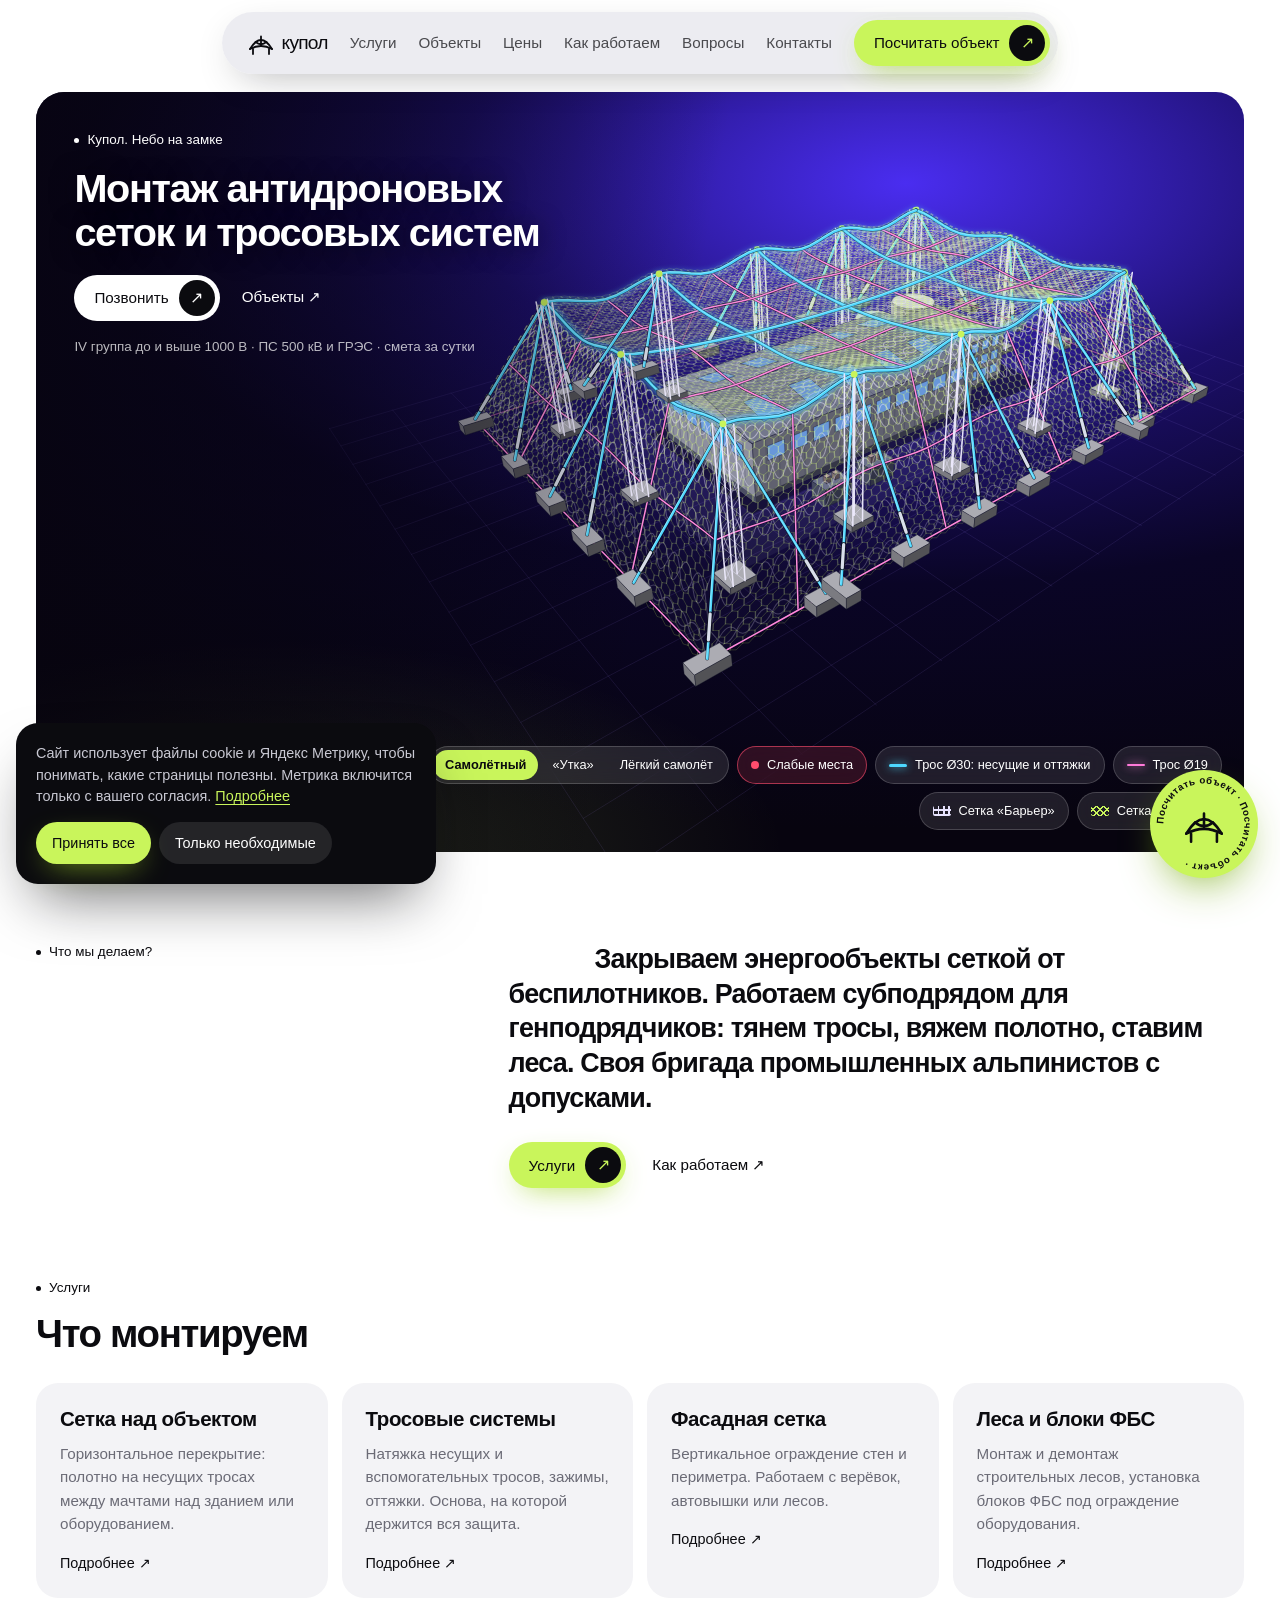
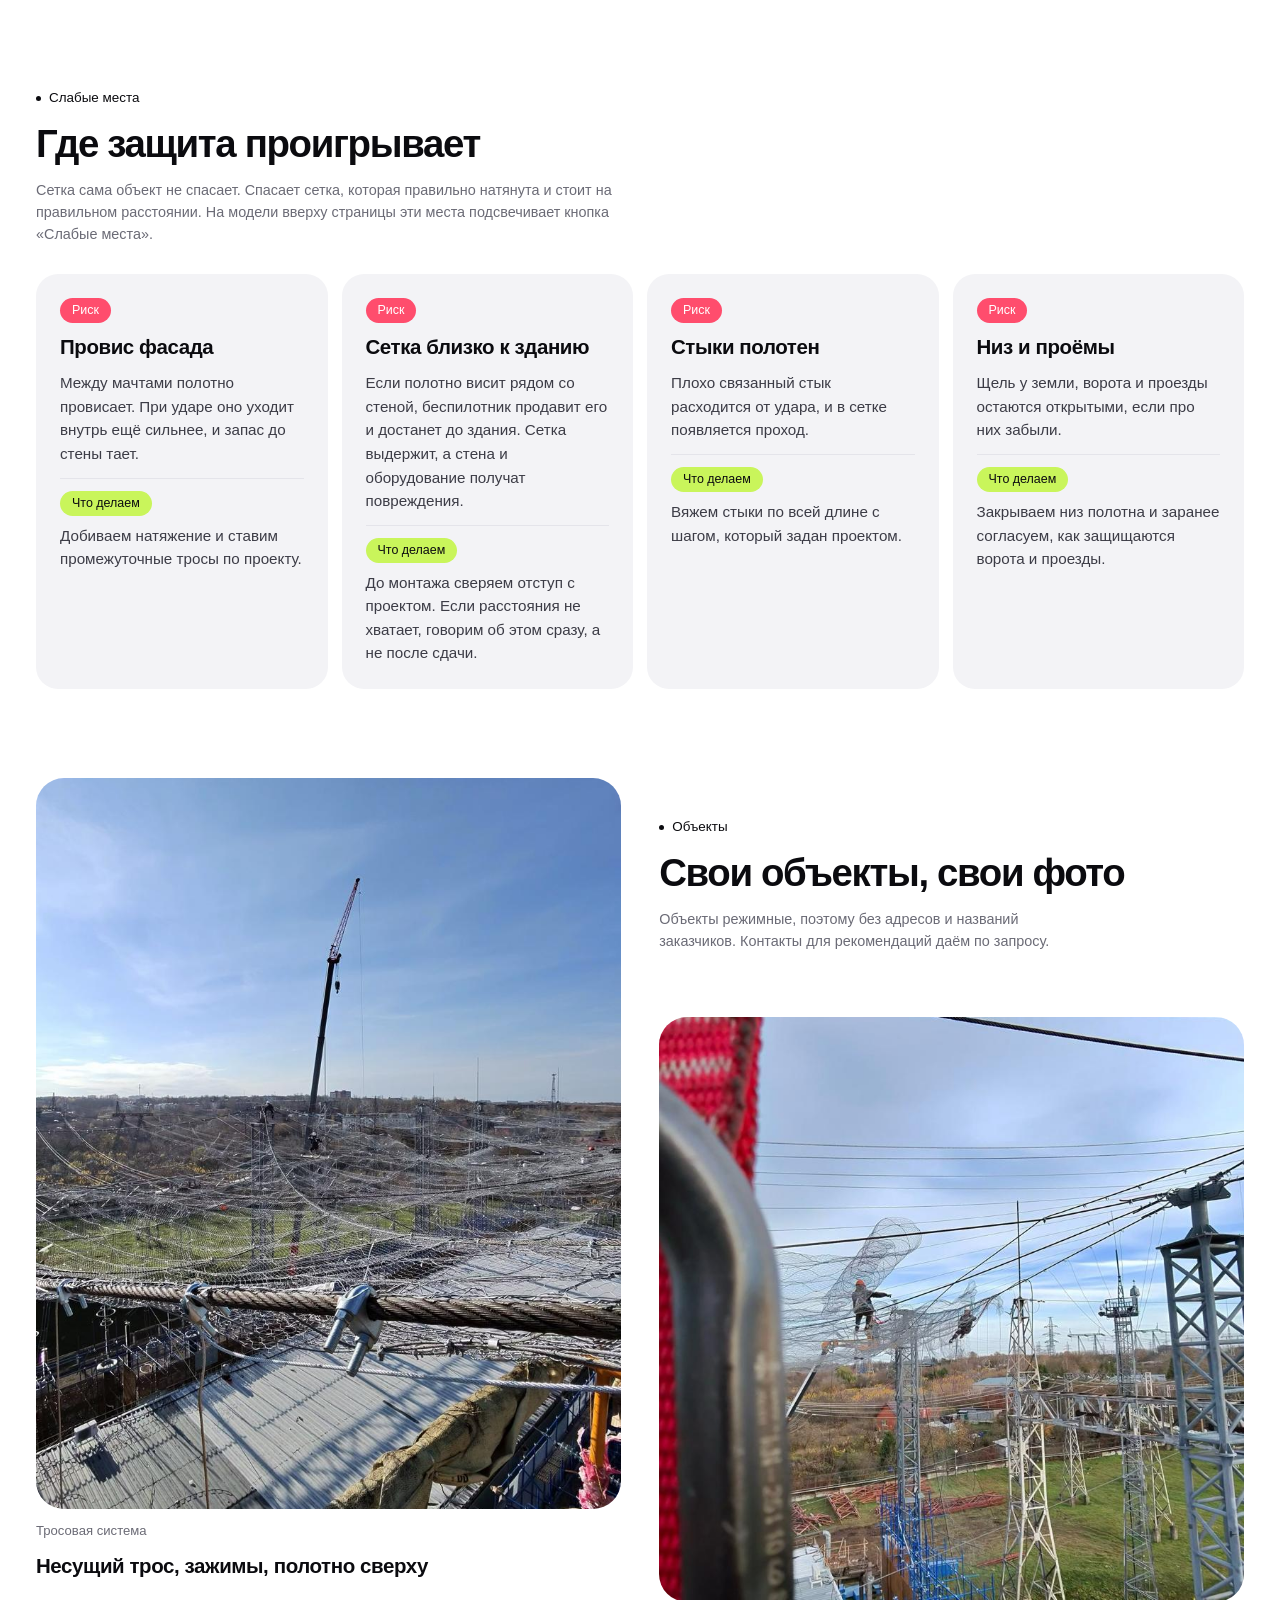
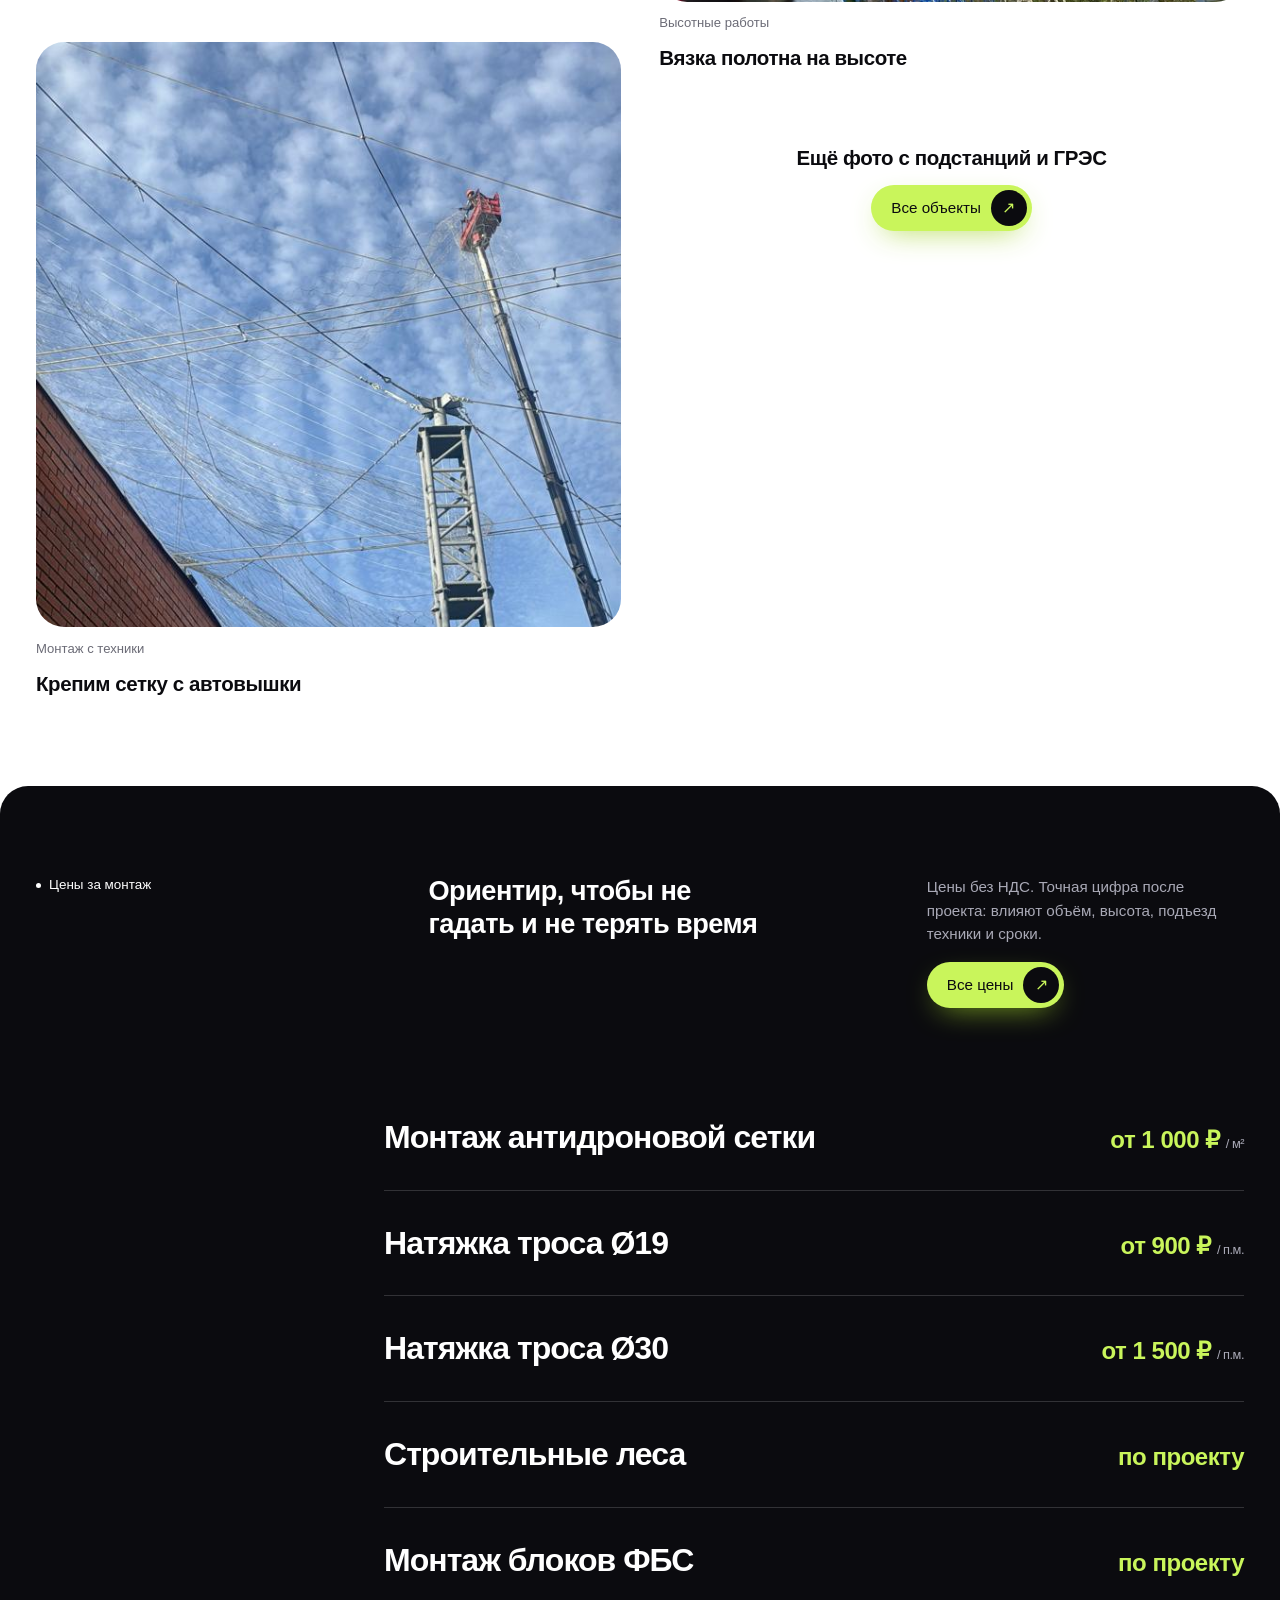
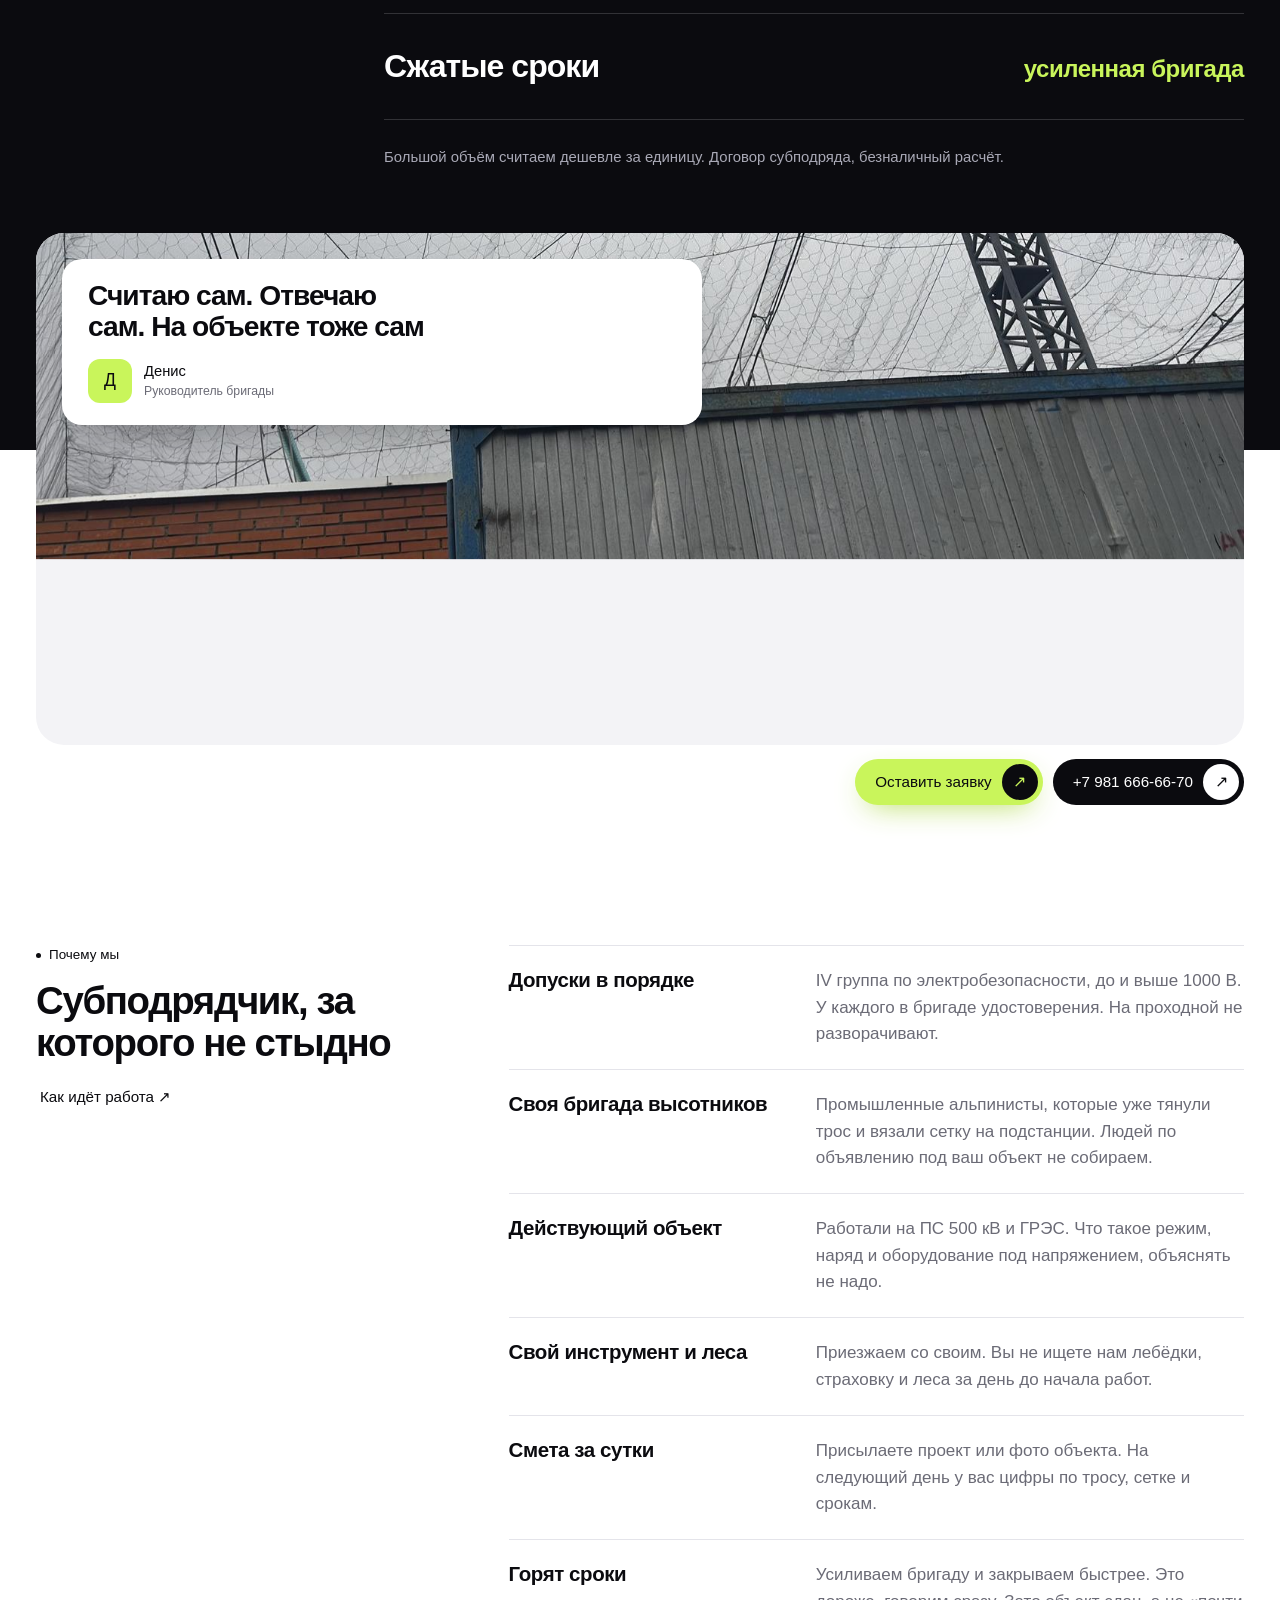
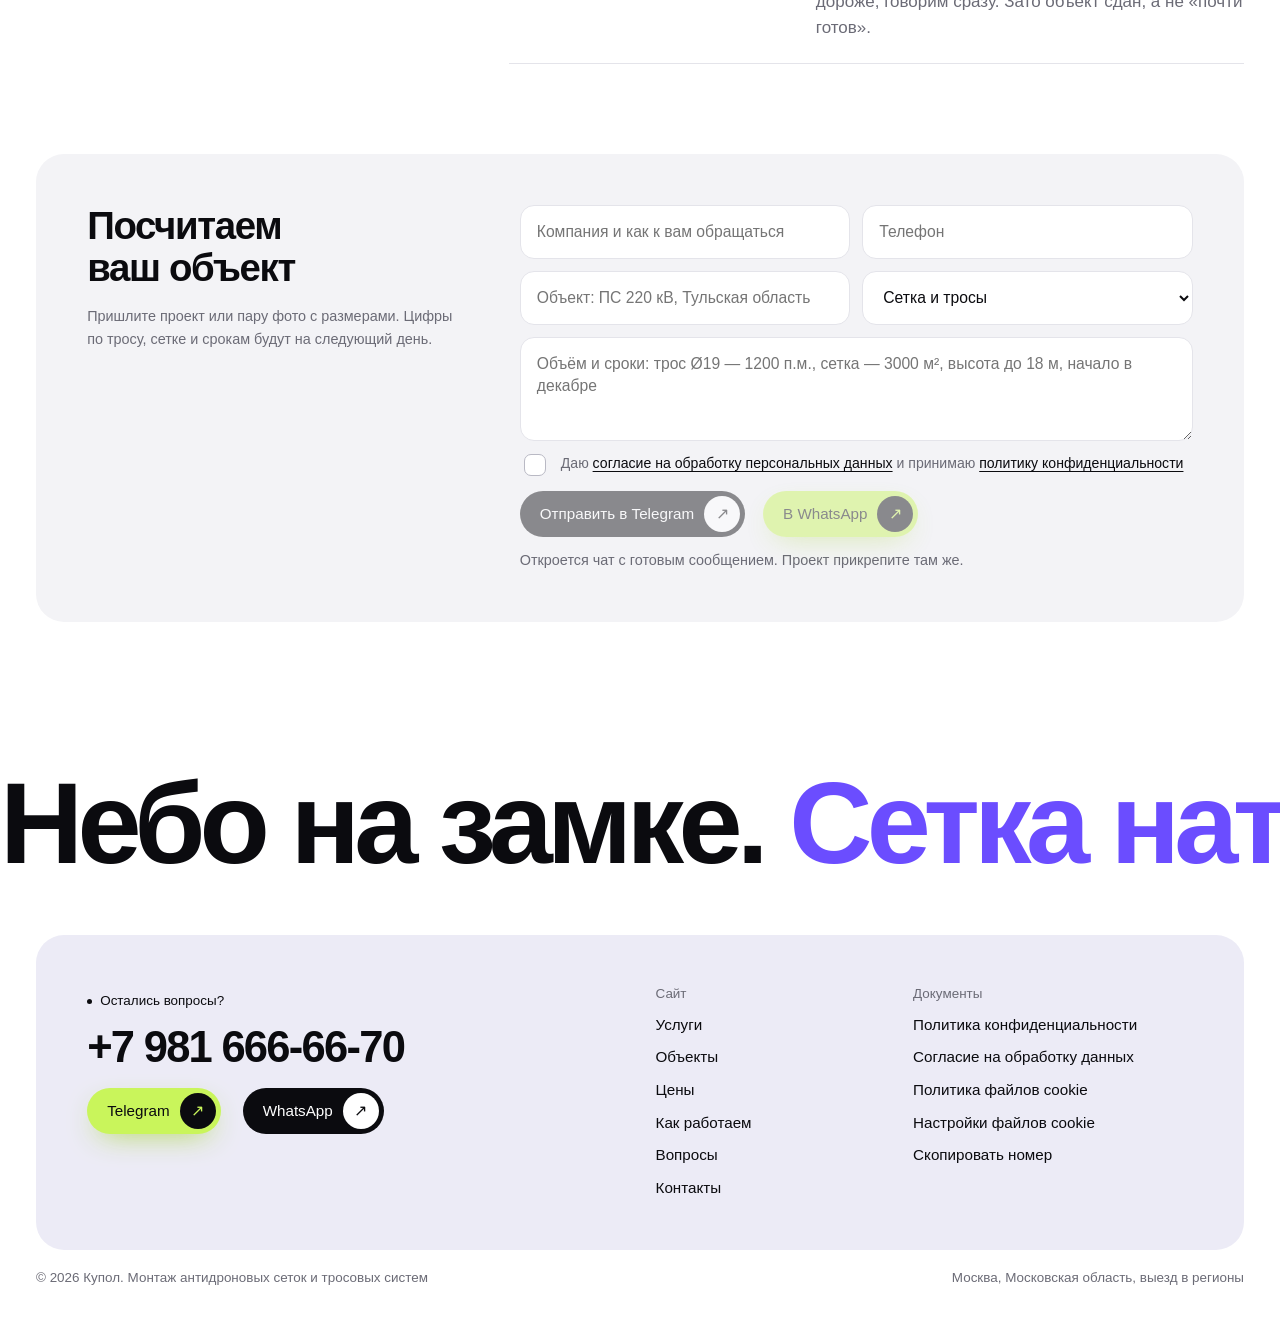
<file: index.html>
<!DOCTYPE html>
<html lang="ru">
<head>
<meta charset="utf-8">
<meta name="viewport" content="width=device-width, initial-scale=1, viewport-fit=cover">
<title>Купол · монтаж антидроновых сеток и тросовых систем</title>
<meta name="description" content="Монтаж антидроновых сеток и тросовых систем на подстанциях и ГРЭС. Субподряд для генподрядчиков, своя бригада промышленных альпинистов, смета за сутки.">
<meta property="og:title" content="Купол · монтаж антидроновых сеток и тросовых систем">
<meta property="og:description" content="Монтаж антидроновых сеток и тросовых систем на подстанциях и ГРЭС. Субподряд для генподрядчиков, своя бригада промышленных альпинистов, смета за сутки.">
<meta property="og:type" content="website">
<meta name="theme-color" content="#ffffff">
<link rel="icon" href="data:image/svg+xml,%3Csvg xmlns='http://www.w3.org/2000/svg' viewBox='0 0 32 32'%3E%3Crect width='32' height='32' rx='9' fill='%23C9F55B'/%3E%3Cpath d='M5 22 Q16 4 27 22M5 22 Q16 16 27 22M16 9v11' fill='none' stroke='%230B0B0F' stroke-width='2.2' stroke-linecap='round'/%3E%3C/svg%3E">
<link rel="stylesheet" href="assets/style.css?v=15">
</head>
<body>
<nav class="nav" aria-label="Главное меню"><div>
  <a class="logo" href="index.html"><svg viewBox="0 0 26 26" fill="none" stroke="currentColor" stroke-width="1.8" stroke-linecap="round" aria-hidden="true"><path d="M2 19 Q13 1 24 19"/><path d="M2 19 Q13 13 24 19"/><path d="M7.5 12 Q13 16.5 18.5 12M13 6.5V16"/><path d="M5 19v5M21 19v5"/></svg>купол</a>
  <a class="l" href="uslugi.html">Услуги</a>
  <a class="l" href="obekty.html">Объекты</a>
  <a class="l" href="ceny.html">Цены</a>
  <a class="l" href="etapy.html">Как работаем</a>
  <a class="l" href="faq.html">Вопросы</a>
  <a class="l" href="kontakty.html">Контакты</a>
  <a class="pill lime cta" href="kontakty.html#form">Посчитать объект<i>↗</i></a>
  <button class="burger" type="button" aria-label="Открыть меню" aria-expanded="false" aria-controls="sheet"><span></span></button>
</div></nav>
<div class="sheet" id="sheet">
  <a href="uslugi.html">Услуги</a>
  <a href="obekty.html">Объекты</a>
  <a href="ceny.html">Цены</a>
  <a href="etapy.html">Как работаем</a>
  <a href="faq.html">Вопросы</a>
  <a href="kontakty.html">Контакты</a>
  <span class="gap"></span>
  <a class="small" href="tel:+79816666670">+7 981 666-66-70</a>
  <a class="small" href="policy.html">Политика конфиденциальности</a>
  <a class="small" href="cookies.html">Файлы cookie</a>
</div>

<main id="top">
<section class="hero">
  <div class="wrap">
    <div class="media" id="media">
      <canvas id="dome" role="img" aria-label="Трёхмерная модель: здание под куполом из сеток «Барьер» и «Манье» на мачтах с оттяжками, тросы Ø30 и Ø19 выделены цветом. Нажмите на любую сторону купола — беспилотник ударит в эту точку и застрянет. Модель можно вращать."></canvas>
      <div class="notch">
        <span class="dot">Купол. Небо на замке</span>
        <h1>Монтаж антидроновых сеток и&nbsp;тросовых систем</h1>
        <div class="row">
          <a class="pill black" href="tel:+79816666670">Позвонить<i>↗</i></a>
          <a class="pill ghost" href="obekty.html">Объекты ↗</a>
        </div>
        <span class="facts">IV группа до и выше 1000 В · ПС 500 кВ и ГРЭС · смета за сутки</span>
      </div>
      <div class="hud">
        <span class="hint-chip" id="hint">Выберите беспилотник и нажмите на сетку</span>
        <span class="sel" role="group" aria-label="Тип беспилотника"><button type="button" class="on" data-ty="0" aria-pressed="true">Самолётный</button><button type="button" data-ty="1" aria-pressed="false">«Утка»</button><button type="button" data-ty="2" aria-pressed="false">Лёгкий самолёт</button></span>
        <button class="wk" id="weak" type="button" aria-pressed="false">Слабые места</button>
        <span class="lg"><i class="c30"></i>Трос Ø30: несущие и оттяжки</span>
        <span class="lg"><i class="c19"></i>Трос Ø19</span>
        <span class="lg"><i class="l1"></i>Сетка «Барьер»</span>
        <span class="lg"><i class="l2"></i>Сетка «Манье»</span>
      </div>
    </div>
  </div>
</section>

<section>
  <div class="wrap two">
    <span class="dot rv">Что мы делаем?</span>
    <div class="rv d1">
      <p class="big">Закрываем энергообъекты сеткой от беспилотников. Работаем субподрядом для генподрядчиков: тянем тросы, вяжем полотно, ставим леса. Своя бригада промышленных альпинистов с допусками.</p>
      <div class="acts">
        <a class="pill lime" href="uslugi.html">Услуги<i>↗</i></a>
        <a class="pill ghost" href="etapy.html">Как работаем ↗</a>
      </div>
    </div>
  </div>
</section>

<section style="padding-top:0">
  <div class="wrap">
    <div class="rv" style="display:grid;gap:14px;margin-bottom:28px"><span class="dot">Услуги</span><h2>Что монтируем</h2></div>
<div class="grid4"><a class="svc rv" href="uslugi.html#net"><h3>Сетка над объектом</h3><p>Горизонтальное перекрытие: полотно на несущих тросах между мачтами над зданием или оборудованием.</p><span class="more-l">Подробнее ↗</span></a>
<a class="svc rv" href="uslugi.html#cable"><h3>Тросовые системы</h3><p>Натяжка несущих и вспомогательных тросов, зажимы, оттяжки. Основа, на которой держится вся защита.</p><span class="more-l">Подробнее ↗</span></a>
<a class="svc rv" href="uslugi.html#facade"><h3>Фасадная сетка</h3><p>Вертикальное ограждение стен и периметра. Работаем с верёвок, автовышки или лесов.</p><span class="more-l">Подробнее ↗</span></a>
<a class="svc rv" href="uslugi.html#scaf"><h3>Леса и блоки ФБС</h3><p>Монтаж и демонтаж строительных лесов, установка блоков ФБС под ограждение оборудования.</p><span class="more-l">Подробнее ↗</span></a></div>
  </div>
</section>

<section style="padding-top:0">
  <div class="wrap">
    <div class="rv" style="display:grid;gap:14px;margin-bottom:28px"><span class="dot">Слабые места</span><h2>Где защита проигрывает</h2><p class="hint" style="max-width:44em">Сетка сама объект не спасает. Спасает сетка, которая правильно натянута и стоит на правильном расстоянии. На модели вверху страницы эти места подсвечивает кнопка «Слабые места».</p></div>
<div class="grid4"><div class="risk rv"><small class="chip red">Риск</small><h3>Провис фасада</h3><p>Между мачтами полотно провисает. При ударе оно уходит внутрь ещё сильнее, и запас до стены тает.</p><div class="do"><small class="chip ok">Что делаем</small><p>Добиваем натяжение и ставим промежуточные тросы по проекту.</p></div></div><div class="risk rv"><small class="chip red">Риск</small><h3>Сетка близко к зданию</h3><p>Если полотно висит рядом со стеной, беспилотник продавит его и достанет до здания. Сетка выдержит, а стена и оборудование получат повреждения.</p><div class="do"><small class="chip ok">Что делаем</small><p>До монтажа сверяем отступ с проектом. Если расстояния не хватает, говорим об этом сразу, а не после сдачи.</p></div></div><div class="risk rv"><small class="chip red">Риск</small><h3>Стыки полотен</h3><p>Плохо связанный стык расходится от удара, и в сетке появляется проход.</p><div class="do"><small class="chip ok">Что делаем</small><p>Вяжем стыки по всей длине с шагом, который задан проектом.</p></div></div><div class="risk rv"><small class="chip red">Риск</small><h3>Низ и проёмы</h3><p>Щель у земли, ворота и проезды остаются открытыми, если про них забыли.</p><div class="do"><small class="chip ok">Что делаем</small><p>Закрываем низ полотна и заранее согласуем, как защищаются ворота и проезды.</p></div></div></div>
  </div>
</section>

<section id="works" style="padding-top:0">
  <div class="wrap works">
    <div class="col">
      <a class="work rv" href="obekty.html"><div class="ph a45"><img src="img/tros.jpg" alt="Несущий трос с зажимами и сетка над подстанцией, кран и монтажники вдали" decoding="async"></div><small>Тросовая система</small><h3>Несущий трос, зажимы, полотно сверху</h3></a>
      <a class="work rv" href="obekty.html"><div class="ph a11"><img src="img/vyshka.jpg" alt="Монтажник в люльке автовышки крепит сетку к тросам" loading="lazy" decoding="async"></div><small>Монтаж с техники</small><h3>Крепим сетку с автовышки</h3></a>
    </div>
    <div class="col">
      <div class="rv" style="display:grid;gap:14px;padding-top:clamp(0px,3vw,40px)">
        <span class="dot">Объекты</span>
        <h2>Свои объекты, свои фото</h2>
        <p class="hint" style="max-width:30em">Объекты режимные, поэтому без адресов и названий заказчиков. Контакты для рекомендаций даём по запросу.</p>
      </div>
      <a class="work rv" href="obekty.html"><div class="ph a11"><img src="img/vyazka.jpg" alt="Два монтажника раскатывают сетку на тросах над подстанцией" loading="lazy" decoding="async"></div><small>Высотные работы</small><h3>Вязка полотна на высоте</h3></a>
      <div class="more rv"><h3>Ещё фото с подстанций и ГРЭС</h3><a class="pill lime" href="obekty.html">Все объекты<i>↗</i></a></div>
    </div>
  </div>
</section>

<section class="dark" id="prices">
  <div class="wrap">
    <div class="dhead">
      <span class="dot rv">Цены за монтаж</span>
      <h3 class="rv d1" style="font-size:clamp(1.2rem,2.2vw,1.7rem)">Ориентир, чтобы не гадать и не терять время</h3>
      <div class="rv d2" style="display:grid;gap:16px;justify-items:start">
        <p class="mute">Цены без НДС. Точная цифра после проекта: влияют объём, высота, подъезд техники и сроки.</p>
        <a class="pill lime" href="ceny.html">Все цены<i>↗</i></a>
      </div>
    </div>
    <div class="rows">
      <a class="rw rv" href="kontakty.html#form"><span>Монтаж антидроновой сетки</span><b>от 1 000 ₽<small>/ м²</small></b></a>
      <a class="rw rv" href="kontakty.html#form"><span>Натяжка троса Ø19</span><b>от 900 ₽<small>/ п.м.</small></b></a>
      <a class="rw rv" href="kontakty.html#form"><span>Натяжка троса Ø30</span><b>от 1 500 ₽<small>/ п.м.</small></b></a>
      <a class="rw rv" href="kontakty.html#form"><span>Строительные леса</span><b>по проекту</b></a>
      <a class="rw rv" href="kontakty.html#form"><span>Монтаж блоков ФБС</span><b>по проекту</b></a>
      <a class="rw rv" href="kontakty.html#form"><span>Сжатые сроки</span><b>усиленная бригада</b></a>
    </div>
    <p class="terms">Большой объём считаем дешевле за единицу. Договор субподряда, безналичный расчёт.</p>
  </div>
</section>

<section class="over">
  <div class="wrap">
    <div class="quote rv" id="quote">
      <img src="img/kupol.jpg" alt="Натянутая защитная сетка на мачтах над зданиями" loading="lazy" decoding="async">
      <div class="qcard">
        <h2 style="font-size:clamp(1.15rem,2.2vw,1.8rem)">Считаю сам. Отвечаю сам. На объекте тоже сам</h2>
        <div class="who"><i>Д</i><span>Денис<small>Руководитель бригады</small></span></div>
      </div>
    </div>
    <div class="qacts rv">
      <a class="pill lime" href="kontakty.html#form">Оставить заявку<i>↗</i></a>
      <a class="pill black" href="tel:+79816666670">+7 981 666-66-70<i>↗</i></a>
    </div>
  </div>
</section>

<section id="why" style="padding-top:clamp(24px,4vw,56px)">
  <div class="wrap two">
    <div class="rv" style="display:grid;gap:14px;align-content:start">
      <span class="dot">Почему мы</span>
      <h2>Субподрядчик, за которого не стыдно</h2>
      <div><a class="pill ghost" href="etapy.html">Как идёт работа ↗</a></div>
    </div>
    <div class="why">
      <div class="rv"><h3>Допуски в порядке</h3><p>IV группа по электробезопасности, до и выше 1000 В. У каждого в бригаде удостоверения. На проходной не разворачивают.</p></div>
      <div class="rv"><h3>Своя бригада высотников</h3><p>Промышленные альпинисты, которые уже тянули трос и вязали сетку на подстанции. Людей по объявлению под ваш объект не собираем.</p></div>
      <div class="rv"><h3>Действующий объект</h3><p>Работали на ПС 500 кВ и ГРЭС. Что такое режим, наряд и оборудование под напряжением, объяснять не надо.</p></div>
      <div class="rv"><h3>Свой инструмент и леса</h3><p>Приезжаем со своим. Вы не ищете нам лебёдки, страховку и леса за день до начала работ.</p></div>
      <div class="rv"><h3>Смета за сутки</h3><p>Присылаете проект или фото объекта. На следующий день у вас цифры по тросу, сетке и срокам.</p></div>
      <div class="rv"><h3>Горят сроки</h3><p>Усиливаем бригаду и закрываем быстрее. Это дороже, говорим сразу. Зато объект сдан, а не «почти готов».</p></div>
    </div>
  </div>
</section>

<section id="form" style="padding-top:0">
  <div class="wrap">
    <div class="card formgrid rv">
      <div style="display:grid;gap:16px;align-content:start">
        <h2>Посчитаем ваш объект</h2>
        <p class="hint">Пришлите проект или пару фото с размерами. Цифры по тросу, сетке и срокам будут на следующий день.</p>
      </div>
      <form class="lead" id="lead" novalidate>
        <label class="sr" for="f-name">Компания и имя</label>
        <input id="f-name" name="name" placeholder="Компания и как к вам обращаться" autocomplete="organization">
        <label class="sr" for="f-tel">Телефон</label>
        <input id="f-tel" name="tel" type="tel" placeholder="Телефон" autocomplete="tel">
        <label class="sr" for="f-obj">Объект</label>
        <input id="f-obj" name="obj" placeholder="Объект: ПС 220 кВ, Тульская область">
        <label class="sr" for="f-what">Что нужно</label>
        <select id="f-what" name="what">
          <option>Сетка и тросы</option><option>Только сетка</option><option>Только тросы</option><option>Строительные леса</option><option>Блоки ФБС</option><option>Другое</option>
        </select>
        <label class="sr" for="f-scope">Объём и сроки</label>
        <textarea class="full" id="f-scope" name="scope" placeholder="Объём и сроки: трос Ø19 — 1200 п.м., сетка — 3000 м², высота до 18 м, начало в декабре"></textarea>
        <label class="check full" for="f-agree"><input type="checkbox" id="f-agree" name="agree"><span>Даю <a href="consent.html" target="_blank">согласие на обработку персональных данных</a> и принимаю <a href="policy.html" target="_blank">политику конфиденциальности</a></span></label>
        <div class="full submit-row">
          <button class="pill black" type="button" data-ch="tg">Отправить в Telegram<i>↗</i></button>
          <button class="pill lime" type="button" data-ch="wa">В WhatsApp<i>↗</i></button>
          <span class="hint">Откроется чат с готовым сообщением. Проект прикрепите там же.</span>
        </div>
      </form>
    </div>
  </div>
</section>

<div class="mq" aria-hidden="true"><div>Небо на замке. <em>Сетка натянута.</em> Трос держит. Небо на замке. <em>Сетка натянута.</em> Трос держит. </div></div>
</main>
<footer id="contact">
  <div class="wrap">
    <div class="foot rv">
      <div>
        <span class="dot">Остались вопросы?</span><br>
        <a class="tel" href="tel:+79816666670">+7 981 666-66-70</a>
        <div class="acts" style="margin-top:0">
          <a class="pill lime" href="https://t.me/+79816666670" target="_blank" rel="noopener">Telegram<i>↗</i></a>
          <a class="pill black" href="https://wa.me/79816666670" target="_blank" rel="noopener">WhatsApp<i>↗</i></a>
        </div>
      </div>
      <div>
        <h4>Сайт</h4>
        <ul>
          <li><a href="uslugi.html">Услуги</a></li>
          <li><a href="obekty.html">Объекты</a></li>
          <li><a href="ceny.html">Цены</a></li>
          <li><a href="etapy.html">Как работаем</a></li>
          <li><a href="faq.html">Вопросы</a></li>
          <li><a href="kontakty.html">Контакты</a></li>
        </ul>
      </div>
      <div>
        <h4>Документы</h4>
        <ul>
          <li><a href="policy.html">Политика конфиденциальности</a></li>
          <li><a href="consent.html">Согласие на обработку данных</a></li>
          <li><a href="cookies.html">Политика файлов cookie</a></li>
          <li><button class="linkbtn" type="button" data-cookie-settings>Настройки файлов cookie</button></li>
          <li><button class="linkbtn" type="button" data-copy>Скопировать номер</button></li>
        </ul>
      </div>
    </div>
    <div class="legal"><span>© 2026 Купол. Монтаж антидроновых сеток и тросовых систем</span><span>Москва, Московская область, выезд в регионы</span></div>
  </div>
</footer>
<a class="badge" href="kontakty.html#form" aria-label="Посчитать объект">
  <svg class="t" viewBox="0 0 128 128" aria-hidden="true"><defs><path id="circ" d="M64,64 m-48,0 a48,48 0 1,1 96,0 a48,48 0 1,1 -96,0"/></defs><text><textPath href="#circ">Посчитать объект · Посчитать объект · </textPath></text></svg>
  <svg width="42" height="42" viewBox="0 0 26 26" fill="none" stroke="#0B0B0F" stroke-width="1.6" stroke-linecap="round" aria-hidden="true"><path d="M2 19 Q13 1 24 19"/><path d="M2 19 Q13 13 24 19"/><path d="M7.5 12 Q13 16.5 18.5 12M13 6.5V16"/><path d="M5 19v5M21 19v5"/></svg>
</a>
<div class="dock">
  <a class="pill black" href="tel:+79816666670">Позвонить<i>↗</i></a>
  <a class="pill lime" href="https://t.me/+79816666670" target="_blank" rel="noopener">Telegram<i>↗</i></a>
</div>
<div class="cookie" id="cookie" role="dialog" aria-live="polite" aria-label="Cookies" hidden>
  <p>Сайт использует файлы cookie и Яндекс Метрику, чтобы понимать, какие страницы полезны. Метрика включится только с вашего согласия. <a href="cookies.html">Подробнее</a></p>
  <div class="btns">
    <button class="pill lime" type="button" data-ck="all">Принять все</button>
    <button class="pill ghostd" type="button" data-ck="need">Только необходимые</button>
  </div>
</div>
<script src="assets/app.js?v=15"></script>
</body>
</html>
</file>
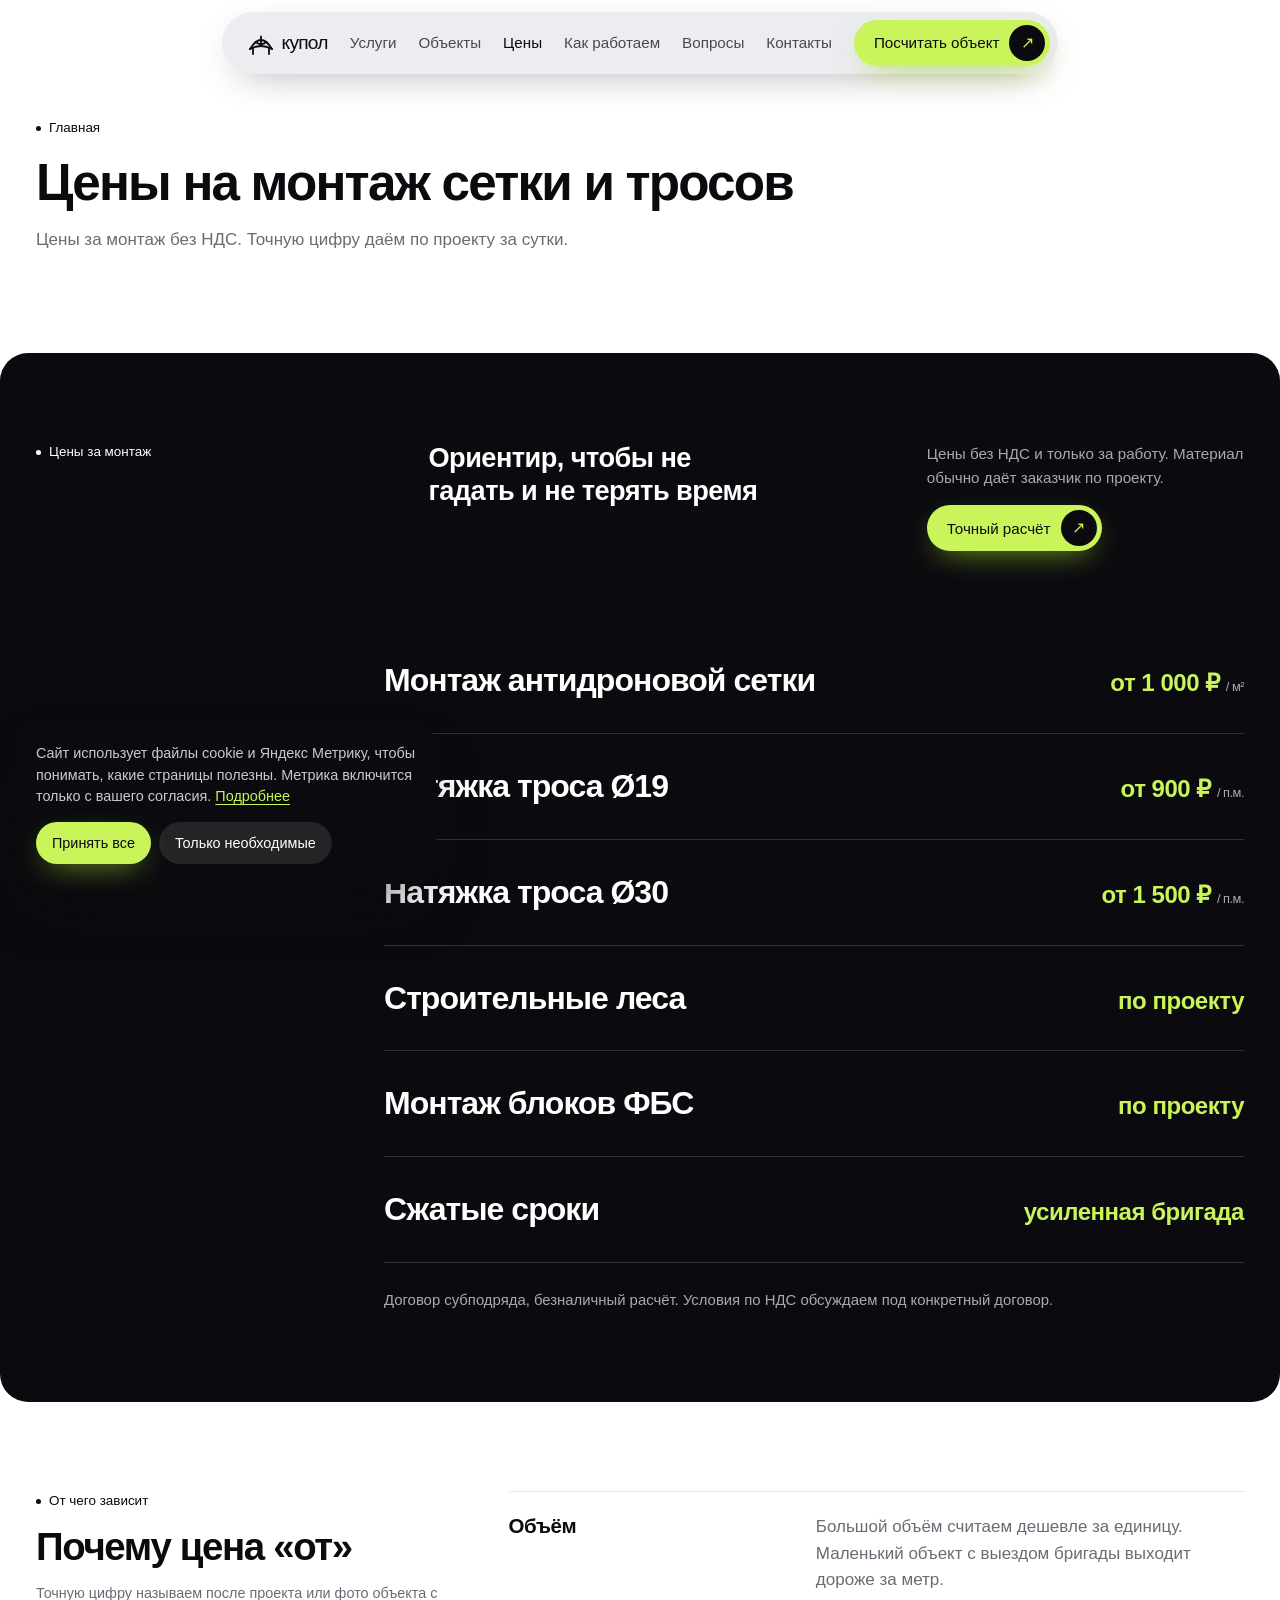
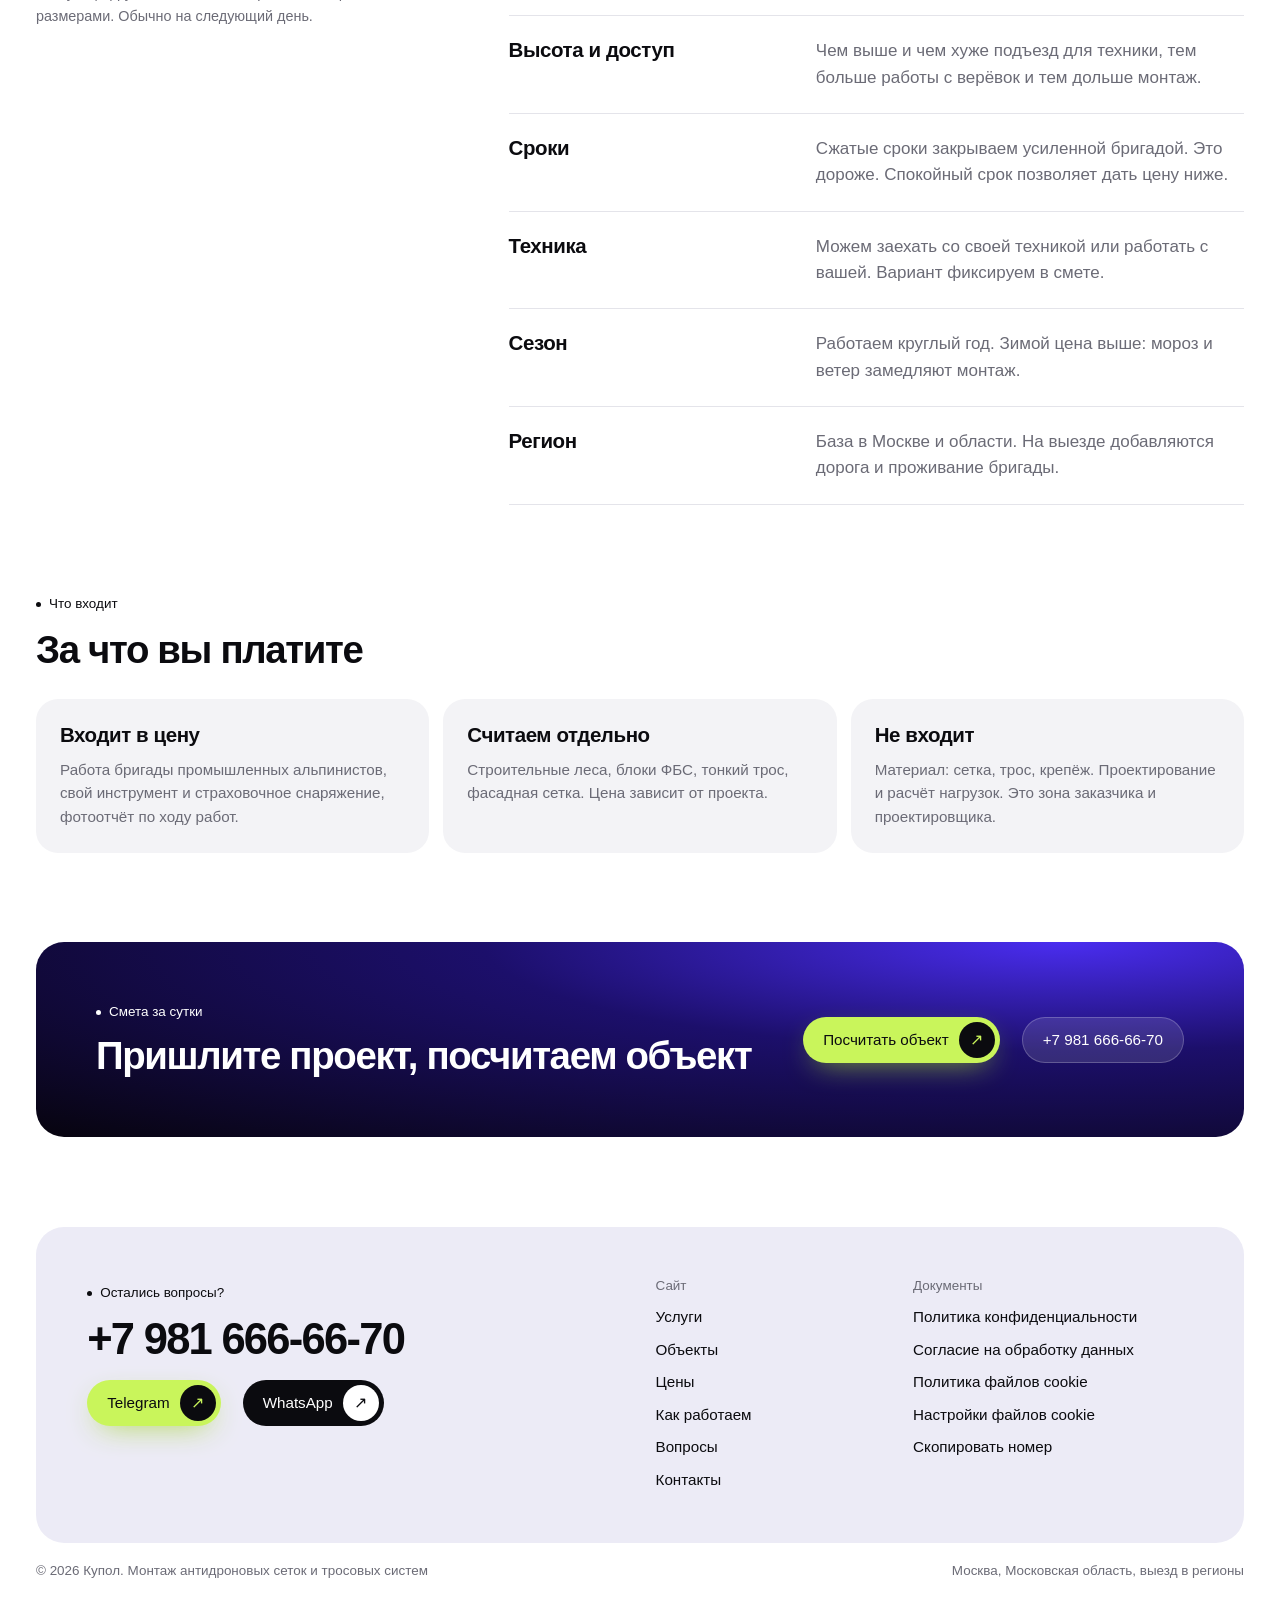
<file: ceny.html>
<!DOCTYPE html>
<html lang="ru">
<head>
<meta charset="utf-8">
<meta name="viewport" content="width=device-width, initial-scale=1, viewport-fit=cover">
<title>Цены · Купол</title>
<meta name="description" content="Цены за монтаж без НДС. Точную цифру даём по проекту за сутки.">
<meta property="og:title" content="Цены · Купол">
<meta property="og:description" content="Цены за монтаж без НДС. Точную цифру даём по проекту за сутки.">
<meta property="og:type" content="website">
<meta name="theme-color" content="#ffffff">
<link rel="icon" href="data:image/svg+xml,%3Csvg xmlns='http://www.w3.org/2000/svg' viewBox='0 0 32 32'%3E%3Crect width='32' height='32' rx='9' fill='%23C9F55B'/%3E%3Cpath d='M5 22 Q16 4 27 22M5 22 Q16 16 27 22M16 9v11' fill='none' stroke='%230B0B0F' stroke-width='2.2' stroke-linecap='round'/%3E%3C/svg%3E">
<link rel="stylesheet" href="assets/style.css?v=15">
</head>
<body>
<nav class="nav" aria-label="Главное меню"><div>
  <a class="logo" href="index.html"><svg viewBox="0 0 26 26" fill="none" stroke="currentColor" stroke-width="1.8" stroke-linecap="round" aria-hidden="true"><path d="M2 19 Q13 1 24 19"/><path d="M2 19 Q13 13 24 19"/><path d="M7.5 12 Q13 16.5 18.5 12M13 6.5V16"/><path d="M5 19v5M21 19v5"/></svg>купол</a>
  <a class="l" href="uslugi.html">Услуги</a>
  <a class="l" href="obekty.html">Объекты</a>
  <a class="l" href="ceny.html" aria-current="page">Цены</a>
  <a class="l" href="etapy.html">Как работаем</a>
  <a class="l" href="faq.html">Вопросы</a>
  <a class="l" href="kontakty.html">Контакты</a>
  <a class="pill lime cta" href="kontakty.html#form">Посчитать объект<i>↗</i></a>
  <button class="burger" type="button" aria-label="Открыть меню" aria-expanded="false" aria-controls="sheet"><span></span></button>
</div></nav>
<div class="sheet" id="sheet">
  <a href="uslugi.html">Услуги</a>
  <a href="obekty.html">Объекты</a>
  <a href="ceny.html">Цены</a>
  <a href="etapy.html">Как работаем</a>
  <a href="faq.html">Вопросы</a>
  <a href="kontakty.html">Контакты</a>
  <span class="gap"></span>
  <a class="small" href="tel:+79816666670">+7 981 666-66-70</a>
  <a class="small" href="policy.html">Политика конфиденциальности</a>
  <a class="small" href="cookies.html">Файлы cookie</a>
</div>

<main>
<section class="page-head">
  <div class="wrap">
    <a class="dot" href="index.html">Главная</a>
    <h1 class="rv">Цены на монтаж сетки и тросов</h1>
    <p class="rv d1">Цены за монтаж без НДС. Точную цифру даём по проекту за сутки.</p>
  </div>
</section>

<section class="dark" style="margin-top:clamp(28px,4vw,56px);border-radius:var(--r);padding-bottom:clamp(48px,7vw,104px)">
  <div class="wrap">
    <div class="dhead">
      <span class="dot rv">Цены за монтаж</span>
      <h3 class="rv d1" style="font-size:clamp(1.2rem,2.2vw,1.7rem)">Ориентир, чтобы не гадать и не терять время</h3>
      <div class="rv d2" style="display:grid;gap:16px;justify-items:start">
        <p class="mute">Цены без НДС и только за работу. Материал обычно даёт заказчик по проекту.</p>
        <a class="pill lime" href="kontakty.html#form">Точный расчёт<i>↗</i></a>
      </div>
    </div>
    <div class="rows">
      <a class="rw rv" href="kontakty.html#form"><span>Монтаж антидроновой сетки</span><b>от 1 000 ₽<small>/ м²</small></b></a>
      <a class="rw rv" href="kontakty.html#form"><span>Натяжка троса Ø19</span><b>от 900 ₽<small>/ п.м.</small></b></a>
      <a class="rw rv" href="kontakty.html#form"><span>Натяжка троса Ø30</span><b>от 1 500 ₽<small>/ п.м.</small></b></a>
      <a class="rw rv" href="kontakty.html#form"><span>Строительные леса</span><b>по проекту</b></a>
      <a class="rw rv" href="kontakty.html#form"><span>Монтаж блоков ФБС</span><b>по проекту</b></a>
      <a class="rw rv" href="kontakty.html#form"><span>Сжатые сроки</span><b>усиленная бригада</b></a>
    </div>
    <p class="terms">Договор субподряда, безналичный расчёт. Условия по НДС обсуждаем под конкретный договор.</p>
  </div>
</section>
<section>
  <div class="wrap two">
    <div class="rv" style="display:grid;gap:14px;align-content:start"><span class="dot">От чего зависит</span><h2>Почему цена «от»</h2><p class="hint">Точную цифру называем после проекта или фото объекта с размерами. Обычно на следующий день.</p></div>
    <div class="why">
      <div class="rv"><h3>Объём</h3><p>Большой объём считаем дешевле за единицу. Маленький объект с выездом бригады выходит дороже за метр.</p></div>
      <div class="rv"><h3>Высота и доступ</h3><p>Чем выше и чем хуже подъезд для техники, тем больше работы с верёвок и тем дольше монтаж.</p></div>
      <div class="rv"><h3>Сроки</h3><p>Сжатые сроки закрываем усиленной бригадой. Это дороже. Спокойный срок позволяет дать цену ниже.</p></div>
      <div class="rv"><h3>Техника</h3><p>Можем заехать со своей техникой или работать с вашей. Вариант фиксируем в смете.</p></div>
      <div class="rv"><h3>Сезон</h3><p>Работаем круглый год. Зимой цена выше: мороз и ветер замедляют монтаж.</p></div>
      <div class="rv"><h3>Регион</h3><p>База в Москве и области. На выезде добавляются дорога и проживание бригады.</p></div>
    </div>
  </div>
</section>
<section style="padding-top:0">
  <div class="wrap">
    <div class="rv" style="display:grid;gap:14px;margin-bottom:28px"><span class="dot">Что входит</span><h2>За что вы платите</h2></div>
<div class="grid3"><div class="svc rv"><h3>Входит в цену</h3><p>Работа бригады промышленных альпинистов, свой инструмент и страховочное снаряжение, фотоотчёт по ходу работ.</p></div><div class="svc rv"><h3>Считаем отдельно</h3><p>Строительные леса, блоки ФБС, тонкий трос, фасадная сетка. Цена зависит от проекта.</p></div><div class="svc rv"><h3>Не входит</h3><p>Материал: сетка, трос, крепёж. Проектирование и расчёт нагрузок. Это зона заказчика и проектировщика.</p></div></div>
  </div>
</section>
<section style="padding-top:0">
  <div class="wrap">
    <div class="ctaband rv">
      <div style="display:grid;gap:12px"><span class="dot">Смета за сутки</span><h2>Пришлите проект, посчитаем объект</h2></div>
      <div class="acts" style="margin-top:0">
        <a class="pill lime" href="kontakty.html#form">Посчитать объект<i>↗</i></a>
        <a class="pill ghostw" href="tel:+79816666670">+7 981 666-66-70</a>
      </div>
    </div>
  </div>
</section>
</main>
<footer id="contact">
  <div class="wrap">
    <div class="foot rv">
      <div>
        <span class="dot">Остались вопросы?</span><br>
        <a class="tel" href="tel:+79816666670">+7 981 666-66-70</a>
        <div class="acts" style="margin-top:0">
          <a class="pill lime" href="https://t.me/+79816666670" target="_blank" rel="noopener">Telegram<i>↗</i></a>
          <a class="pill black" href="https://wa.me/79816666670" target="_blank" rel="noopener">WhatsApp<i>↗</i></a>
        </div>
      </div>
      <div>
        <h4>Сайт</h4>
        <ul>
          <li><a href="uslugi.html">Услуги</a></li>
          <li><a href="obekty.html">Объекты</a></li>
          <li><a href="ceny.html">Цены</a></li>
          <li><a href="etapy.html">Как работаем</a></li>
          <li><a href="faq.html">Вопросы</a></li>
          <li><a href="kontakty.html">Контакты</a></li>
        </ul>
      </div>
      <div>
        <h4>Документы</h4>
        <ul>
          <li><a href="policy.html">Политика конфиденциальности</a></li>
          <li><a href="consent.html">Согласие на обработку данных</a></li>
          <li><a href="cookies.html">Политика файлов cookie</a></li>
          <li><button class="linkbtn" type="button" data-cookie-settings>Настройки файлов cookie</button></li>
          <li><button class="linkbtn" type="button" data-copy>Скопировать номер</button></li>
        </ul>
      </div>
    </div>
    <div class="legal"><span>© 2026 Купол. Монтаж антидроновых сеток и тросовых систем</span><span>Москва, Московская область, выезд в регионы</span></div>
  </div>
</footer>
<a class="badge" href="kontakty.html#form" aria-label="Посчитать объект">
  <svg class="t" viewBox="0 0 128 128" aria-hidden="true"><defs><path id="circ" d="M64,64 m-48,0 a48,48 0 1,1 96,0 a48,48 0 1,1 -96,0"/></defs><text><textPath href="#circ">Посчитать объект · Посчитать объект · </textPath></text></svg>
  <svg width="42" height="42" viewBox="0 0 26 26" fill="none" stroke="#0B0B0F" stroke-width="1.6" stroke-linecap="round" aria-hidden="true"><path d="M2 19 Q13 1 24 19"/><path d="M2 19 Q13 13 24 19"/><path d="M7.5 12 Q13 16.5 18.5 12M13 6.5V16"/><path d="M5 19v5M21 19v5"/></svg>
</a>
<div class="dock">
  <a class="pill black" href="tel:+79816666670">Позвонить<i>↗</i></a>
  <a class="pill lime" href="https://t.me/+79816666670" target="_blank" rel="noopener">Telegram<i>↗</i></a>
</div>
<div class="cookie" id="cookie" role="dialog" aria-live="polite" aria-label="Cookies" hidden>
  <p>Сайт использует файлы cookie и Яндекс Метрику, чтобы понимать, какие страницы полезны. Метрика включится только с вашего согласия. <a href="cookies.html">Подробнее</a></p>
  <div class="btns">
    <button class="pill lime" type="button" data-ck="all">Принять все</button>
    <button class="pill ghostd" type="button" data-ck="need">Только необходимые</button>
  </div>
</div>
<script src="assets/app.js?v=15"></script>
</body>
</html>
</file>
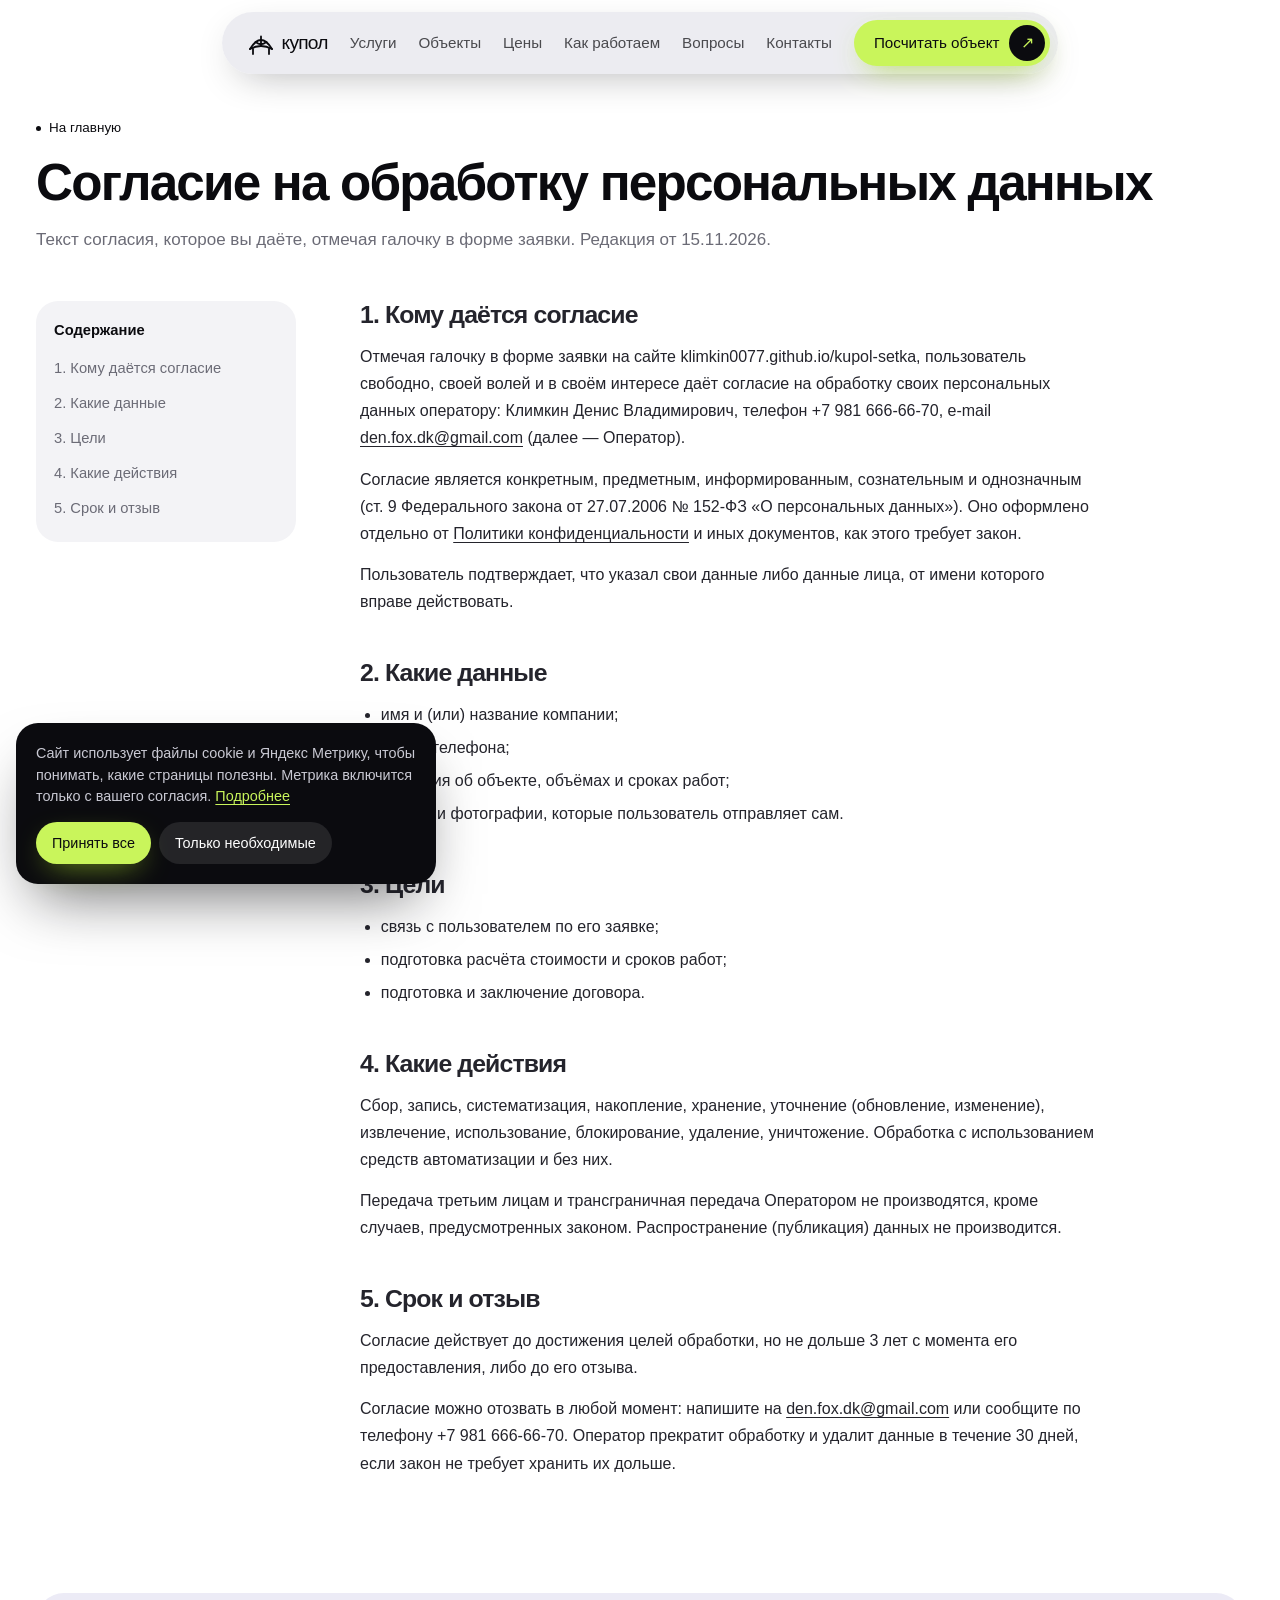
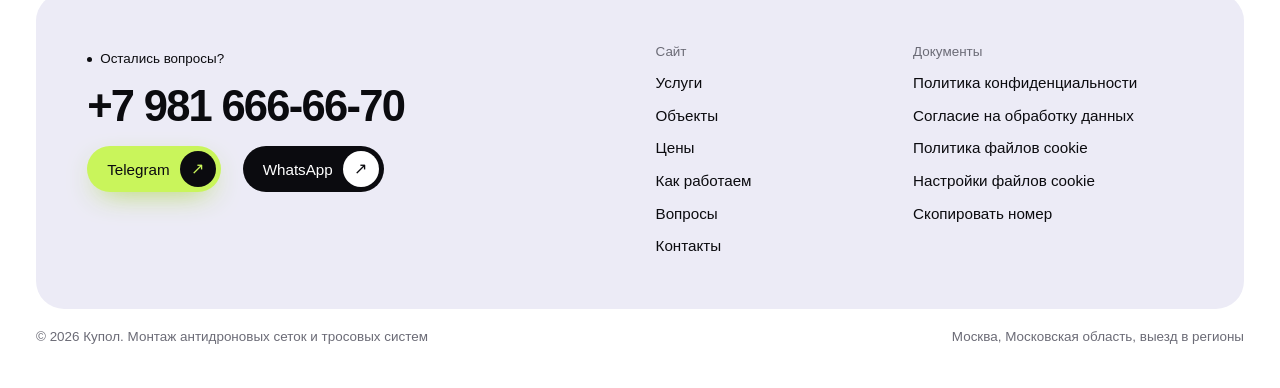
<file: consent.html>
<!DOCTYPE html>
<html lang="ru">
<head>
<meta charset="utf-8">
<meta name="viewport" content="width=device-width, initial-scale=1, viewport-fit=cover">
<title>Согласие на обработку персональных данных · Купол</title>
<meta name="description" content="Текст согласия, которое вы даёте, отмечая галочку в форме заявки.">
<meta property="og:title" content="Согласие на обработку персональных данных · Купол">
<meta property="og:description" content="Текст согласия, которое вы даёте, отмечая галочку в форме заявки.">
<meta property="og:type" content="website">
<meta name="theme-color" content="#ffffff">
<link rel="icon" href="data:image/svg+xml,%3Csvg xmlns='http://www.w3.org/2000/svg' viewBox='0 0 32 32'%3E%3Crect width='32' height='32' rx='9' fill='%23C9F55B'/%3E%3Cpath d='M5 22 Q16 4 27 22M5 22 Q16 16 27 22M16 9v11' fill='none' stroke='%230B0B0F' stroke-width='2.2' stroke-linecap='round'/%3E%3C/svg%3E">
<link rel="stylesheet" href="assets/style.css?v=15">
</head>
<body>
<nav class="nav" aria-label="Главное меню"><div>
  <a class="logo" href="index.html"><svg viewBox="0 0 26 26" fill="none" stroke="currentColor" stroke-width="1.8" stroke-linecap="round" aria-hidden="true"><path d="M2 19 Q13 1 24 19"/><path d="M2 19 Q13 13 24 19"/><path d="M7.5 12 Q13 16.5 18.5 12M13 6.5V16"/><path d="M5 19v5M21 19v5"/></svg>купол</a>
  <a class="l" href="uslugi.html">Услуги</a>
  <a class="l" href="obekty.html">Объекты</a>
  <a class="l" href="ceny.html">Цены</a>
  <a class="l" href="etapy.html">Как работаем</a>
  <a class="l" href="faq.html">Вопросы</a>
  <a class="l" href="kontakty.html">Контакты</a>
  <a class="pill lime cta" href="kontakty.html#form">Посчитать объект<i>↗</i></a>
  <button class="burger" type="button" aria-label="Открыть меню" aria-expanded="false" aria-controls="sheet"><span></span></button>
</div></nav>
<div class="sheet" id="sheet">
  <a href="uslugi.html">Услуги</a>
  <a href="obekty.html">Объекты</a>
  <a href="ceny.html">Цены</a>
  <a href="etapy.html">Как работаем</a>
  <a href="faq.html">Вопросы</a>
  <a href="kontakty.html">Контакты</a>
  <span class="gap"></span>
  <a class="small" href="tel:+79816666670">+7 981 666-66-70</a>
  <a class="small" href="policy.html">Политика конфиденциальности</a>
  <a class="small" href="cookies.html">Файлы cookie</a>
</div>

<main>
<section class="page-head">
  <div class="wrap">
    <a class="dot" href="index.html">На главную</a>
    <h1 class="rv">Согласие на обработку персональных данных</h1>
    <p class="rv d1">Текст согласия, которое вы даёте, отмечая галочку в форме заявки. Редакция от 15.11.2026.</p>
  </div>
</section>
<div class="wrap doc">
  <nav class="toc" aria-label="Содержание">
    <b>Содержание</b>
    <a href="#s1">1. Кому даётся согласие</a>
    <a href="#s2">2. Какие данные</a>
    <a href="#s3">3. Цели</a>
    <a href="#s4">4. Какие действия</a>
    <a href="#s5">5. Срок и отзыв</a>
  </nav>
  <article class="prose">

<h2 id="s1">1. Кому даётся согласие</h2>
<p>Отмечая галочку в форме заявки на сайте klimkin0077.github.io/kupol-setka, пользователь свободно, своей волей и в своём интересе даёт согласие на обработку своих персональных данных оператору: Климкин Денис Владимирович, телефон +7 981 666-66-70, e-mail <a href="mailto:den.fox.dk@gmail.com">den.fox.dk@gmail.com</a> (далее — Оператор).</p>
<p>Согласие является конкретным, предметным, информированным, сознательным и однозначным (ст. 9 Федерального закона от 27.07.2006 № 152-ФЗ «О персональных данных»). Оно оформлено отдельно от <a href="policy.html">Политики конфиденциальности</a> и иных документов, как этого требует закон.</p>
<p>Пользователь подтверждает, что указал свои данные либо данные лица, от имени которого вправе действовать.</p>
<h2 id="s2">2. Какие данные</h2>
<ul>
<li>имя и (или) название компании;</li>
<li>номер телефона;</li>
<li>сведения об объекте, объёмах и сроках работ;</li>
<li>файлы и фотографии, которые пользователь отправляет сам.</li>
</ul>
<h2 id="s3">3. Цели</h2>
<ul>
<li>связь с пользователем по его заявке;</li>
<li>подготовка расчёта стоимости и сроков работ;</li>
<li>подготовка и заключение договора.</li>
</ul>
<h2 id="s4">4. Какие действия</h2>
<p>Сбор, запись, систематизация, накопление, хранение, уточнение (обновление, изменение), извлечение, использование, блокирование, удаление, уничтожение. Обработка с использованием средств автоматизации и без них.</p>
<p>Передача третьим лицам и трансграничная передача Оператором не производятся, кроме случаев, предусмотренных законом. Распространение (публикация) данных не производится.</p>
<h2 id="s5">5. Срок и отзыв</h2>
<p>Согласие действует до достижения целей обработки, но не дольше 3 лет с момента его предоставления, либо до его отзыва.</p>
<p>Согласие можно отозвать в любой момент: напишите на <a href="mailto:den.fox.dk@gmail.com">den.fox.dk@gmail.com</a> или сообщите по телефону +7 981 666-66-70. Оператор прекратит обработку и удалит данные в течение 30 дней, если закон не требует хранить их дольше.</p>
  </article>
</div>
</main>
<footer id="contact">
  <div class="wrap">
    <div class="foot rv">
      <div>
        <span class="dot">Остались вопросы?</span><br>
        <a class="tel" href="tel:+79816666670">+7 981 666-66-70</a>
        <div class="acts" style="margin-top:0">
          <a class="pill lime" href="https://t.me/+79816666670" target="_blank" rel="noopener">Telegram<i>↗</i></a>
          <a class="pill black" href="https://wa.me/79816666670" target="_blank" rel="noopener">WhatsApp<i>↗</i></a>
        </div>
      </div>
      <div>
        <h4>Сайт</h4>
        <ul>
          <li><a href="uslugi.html">Услуги</a></li>
          <li><a href="obekty.html">Объекты</a></li>
          <li><a href="ceny.html">Цены</a></li>
          <li><a href="etapy.html">Как работаем</a></li>
          <li><a href="faq.html">Вопросы</a></li>
          <li><a href="kontakty.html">Контакты</a></li>
        </ul>
      </div>
      <div>
        <h4>Документы</h4>
        <ul>
          <li><a href="policy.html">Политика конфиденциальности</a></li>
          <li><a href="consent.html">Согласие на обработку данных</a></li>
          <li><a href="cookies.html">Политика файлов cookie</a></li>
          <li><button class="linkbtn" type="button" data-cookie-settings>Настройки файлов cookie</button></li>
          <li><button class="linkbtn" type="button" data-copy>Скопировать номер</button></li>
        </ul>
      </div>
    </div>
    <div class="legal"><span>© 2026 Купол. Монтаж антидроновых сеток и тросовых систем</span><span>Москва, Московская область, выезд в регионы</span></div>
  </div>
</footer>

<div class="dock">
  <a class="pill black" href="tel:+79816666670">Позвонить<i>↗</i></a>
  <a class="pill lime" href="https://t.me/+79816666670" target="_blank" rel="noopener">Telegram<i>↗</i></a>
</div>
<div class="cookie" id="cookie" role="dialog" aria-live="polite" aria-label="Cookies" hidden>
  <p>Сайт использует файлы cookie и Яндекс Метрику, чтобы понимать, какие страницы полезны. Метрика включится только с вашего согласия. <a href="cookies.html">Подробнее</a></p>
  <div class="btns">
    <button class="pill lime" type="button" data-ck="all">Принять все</button>
    <button class="pill ghostd" type="button" data-ck="need">Только необходимые</button>
  </div>
</div>
<script src="assets/app.js?v=15"></script>
</body>
</html>
</file>
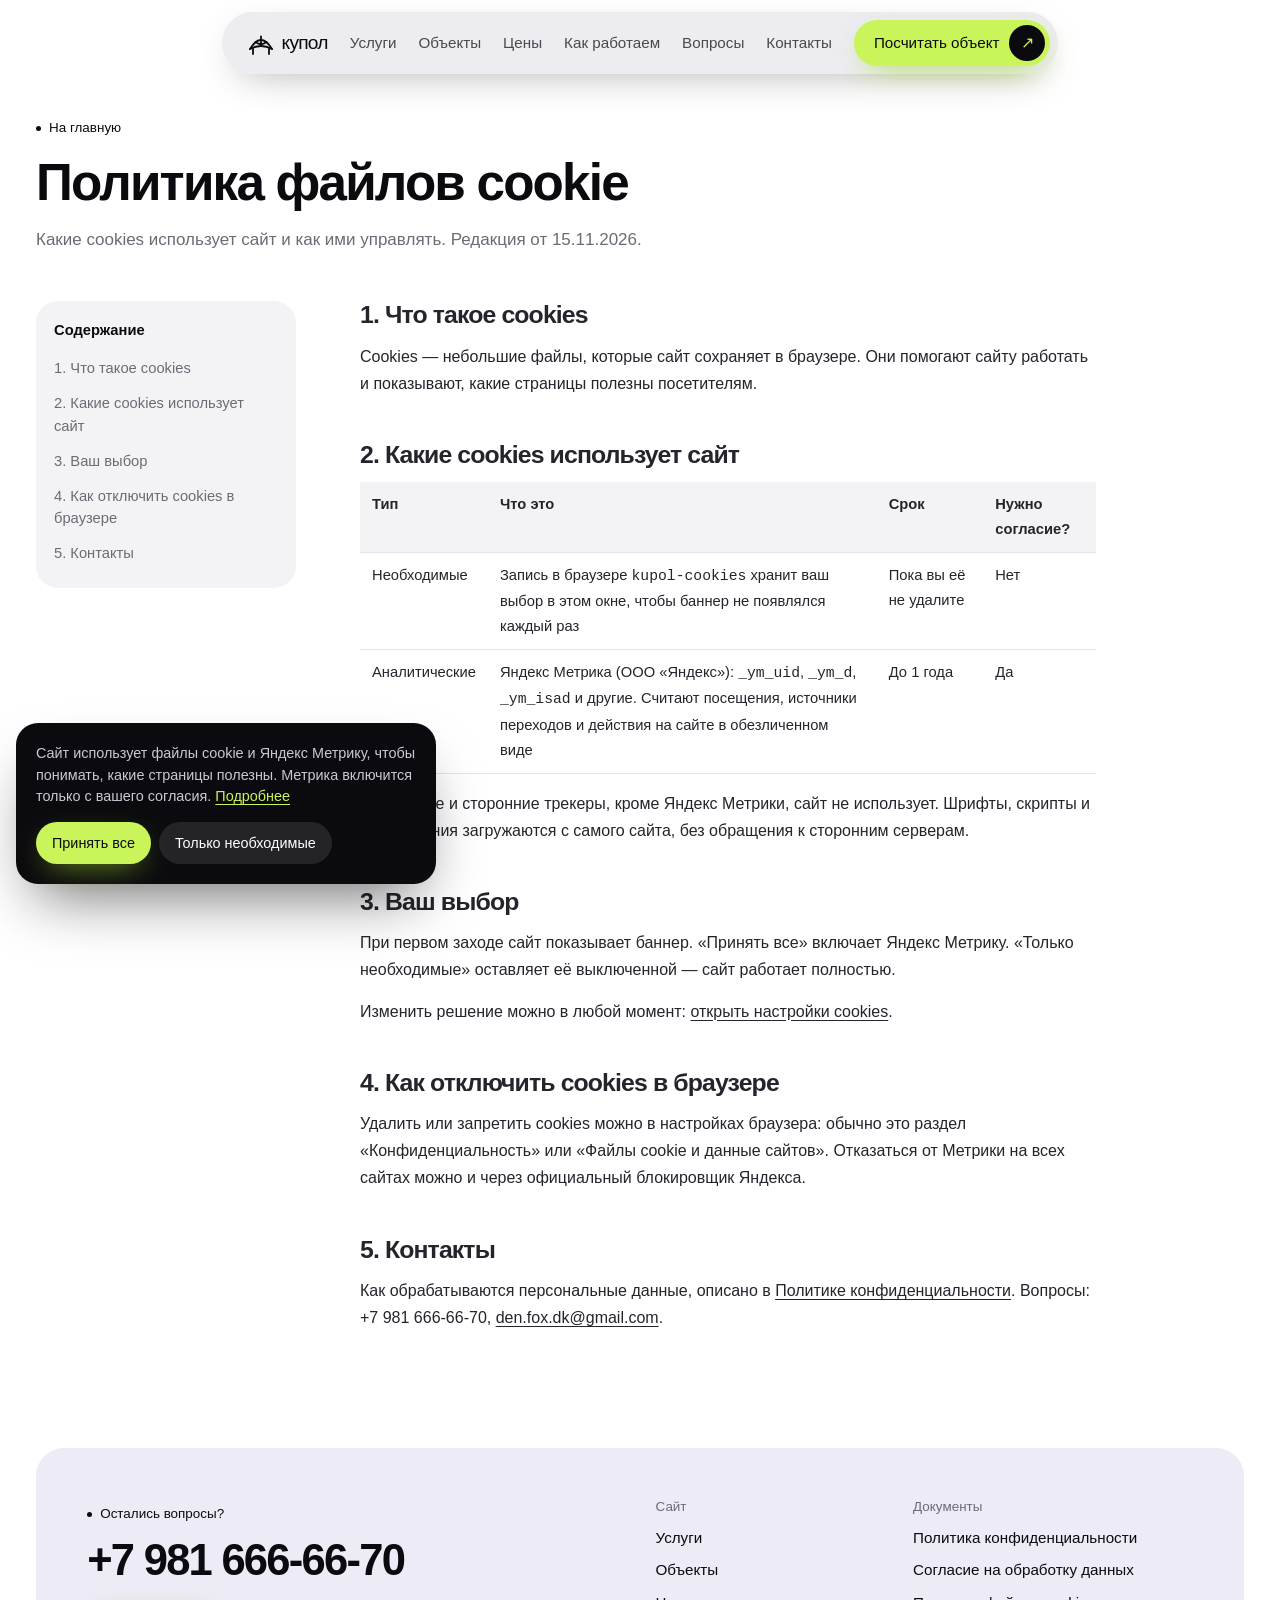
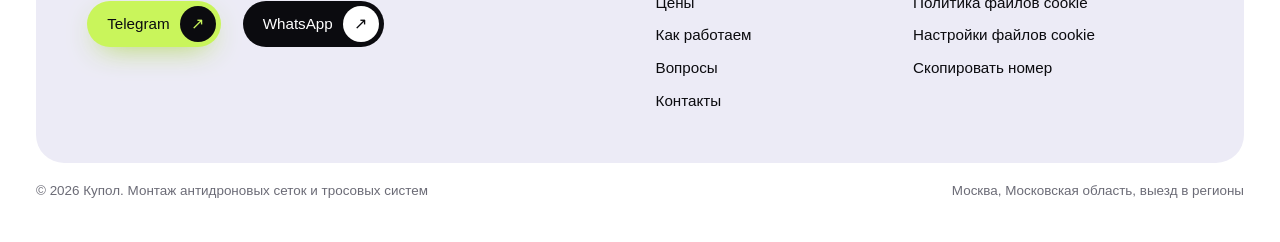
<file: cookies.html>
<!DOCTYPE html>
<html lang="ru">
<head>
<meta charset="utf-8">
<meta name="viewport" content="width=device-width, initial-scale=1, viewport-fit=cover">
<title>Политика файлов cookie · Купол</title>
<meta name="description" content="Какие cookies использует сайт и как ими управлять.">
<meta property="og:title" content="Политика файлов cookie · Купол">
<meta property="og:description" content="Какие cookies использует сайт и как ими управлять.">
<meta property="og:type" content="website">
<meta name="theme-color" content="#ffffff">
<link rel="icon" href="data:image/svg+xml,%3Csvg xmlns='http://www.w3.org/2000/svg' viewBox='0 0 32 32'%3E%3Crect width='32' height='32' rx='9' fill='%23C9F55B'/%3E%3Cpath d='M5 22 Q16 4 27 22M5 22 Q16 16 27 22M16 9v11' fill='none' stroke='%230B0B0F' stroke-width='2.2' stroke-linecap='round'/%3E%3C/svg%3E">
<link rel="stylesheet" href="assets/style.css?v=15">
</head>
<body>
<nav class="nav" aria-label="Главное меню"><div>
  <a class="logo" href="index.html"><svg viewBox="0 0 26 26" fill="none" stroke="currentColor" stroke-width="1.8" stroke-linecap="round" aria-hidden="true"><path d="M2 19 Q13 1 24 19"/><path d="M2 19 Q13 13 24 19"/><path d="M7.5 12 Q13 16.5 18.5 12M13 6.5V16"/><path d="M5 19v5M21 19v5"/></svg>купол</a>
  <a class="l" href="uslugi.html">Услуги</a>
  <a class="l" href="obekty.html">Объекты</a>
  <a class="l" href="ceny.html">Цены</a>
  <a class="l" href="etapy.html">Как работаем</a>
  <a class="l" href="faq.html">Вопросы</a>
  <a class="l" href="kontakty.html">Контакты</a>
  <a class="pill lime cta" href="kontakty.html#form">Посчитать объект<i>↗</i></a>
  <button class="burger" type="button" aria-label="Открыть меню" aria-expanded="false" aria-controls="sheet"><span></span></button>
</div></nav>
<div class="sheet" id="sheet">
  <a href="uslugi.html">Услуги</a>
  <a href="obekty.html">Объекты</a>
  <a href="ceny.html">Цены</a>
  <a href="etapy.html">Как работаем</a>
  <a href="faq.html">Вопросы</a>
  <a href="kontakty.html">Контакты</a>
  <span class="gap"></span>
  <a class="small" href="tel:+79816666670">+7 981 666-66-70</a>
  <a class="small" href="policy.html">Политика конфиденциальности</a>
  <a class="small" href="cookies.html">Файлы cookie</a>
</div>

<main>
<section class="page-head">
  <div class="wrap">
    <a class="dot" href="index.html">На главную</a>
    <h1 class="rv">Политика файлов cookie</h1>
    <p class="rv d1">Какие cookies использует сайт и как ими управлять. Редакция от 15.11.2026.</p>
  </div>
</section>
<div class="wrap doc">
  <nav class="toc" aria-label="Содержание">
    <b>Содержание</b>
    <a href="#s1">1. Что такое cookies</a>
    <a href="#s2">2. Какие cookies использует сайт</a>
    <a href="#s3">3. Ваш выбор</a>
    <a href="#s4">4. Как отключить cookies в браузере</a>
    <a href="#s5">5. Контакты</a>
  </nav>
  <article class="prose">

<h2 id="s1">1. Что такое cookies</h2>
<p>Cookies — небольшие файлы, которые сайт сохраняет в браузере. Они помогают сайту работать и показывают, какие страницы полезны посетителям.</p>
<h2 id="s2">2. Какие cookies использует сайт</h2>
<div class="tbl"><table>
<tr><th>Тип</th><th>Что это</th><th>Срок</th><th>Нужно согласие?</th></tr>
<tr><td>Необходимые</td><td>Запись в браузере <code>kupol-cookies</code> хранит ваш выбор в этом окне, чтобы баннер не появлялся каждый раз</td><td>Пока вы её не удалите</td><td>Нет</td></tr>
<tr><td>Аналитические</td><td>Яндекс Метрика (ООО «Яндекс»): <code>_ym_uid</code>, <code>_ym_d</code>, <code>_ym_isad</code> и другие. Считают посещения, источники переходов и действия на сайте в обезличенном виде</td><td>До 1 года</td><td>Да</td></tr>
</table></div>
<p>Рекламные и сторонние трекеры, кроме Яндекс Метрики, сайт не использует. Шрифты, скрипты и изображения загружаются с самого сайта, без обращения к сторонним серверам.</p>
<h2 id="s3">3. Ваш выбор</h2>
<p>При первом заходе сайт показывает баннер. «Принять все» включает Яндекс Метрику. «Только необходимые» оставляет её выключенной — сайт работает полностью.</p>
<p>Изменить решение можно в любой момент: <button class="linkbtn" type="button" data-cookie-settings style="text-decoration:underline;text-underline-offset:3px">открыть настройки cookies</button>.</p>
<h2 id="s4">4. Как отключить cookies в браузере</h2>
<p>Удалить или запретить cookies можно в настройках браузера: обычно это раздел «Конфиденциальность» или «Файлы cookie и данные сайтов». Отказаться от Метрики на всех сайтах можно и через официальный блокировщик Яндекса.</p>
<h2 id="s5">5. Контакты</h2>
<p>Как обрабатываются персональные данные, описано в <a href="policy.html">Политике конфиденциальности</a>. Вопросы: +7 981 666-66-70, <a href="mailto:den.fox.dk@gmail.com">den.fox.dk@gmail.com</a>.</p>
  </article>
</div>
</main>
<footer id="contact">
  <div class="wrap">
    <div class="foot rv">
      <div>
        <span class="dot">Остались вопросы?</span><br>
        <a class="tel" href="tel:+79816666670">+7 981 666-66-70</a>
        <div class="acts" style="margin-top:0">
          <a class="pill lime" href="https://t.me/+79816666670" target="_blank" rel="noopener">Telegram<i>↗</i></a>
          <a class="pill black" href="https://wa.me/79816666670" target="_blank" rel="noopener">WhatsApp<i>↗</i></a>
        </div>
      </div>
      <div>
        <h4>Сайт</h4>
        <ul>
          <li><a href="uslugi.html">Услуги</a></li>
          <li><a href="obekty.html">Объекты</a></li>
          <li><a href="ceny.html">Цены</a></li>
          <li><a href="etapy.html">Как работаем</a></li>
          <li><a href="faq.html">Вопросы</a></li>
          <li><a href="kontakty.html">Контакты</a></li>
        </ul>
      </div>
      <div>
        <h4>Документы</h4>
        <ul>
          <li><a href="policy.html">Политика конфиденциальности</a></li>
          <li><a href="consent.html">Согласие на обработку данных</a></li>
          <li><a href="cookies.html">Политика файлов cookie</a></li>
          <li><button class="linkbtn" type="button" data-cookie-settings>Настройки файлов cookie</button></li>
          <li><button class="linkbtn" type="button" data-copy>Скопировать номер</button></li>
        </ul>
      </div>
    </div>
    <div class="legal"><span>© 2026 Купол. Монтаж антидроновых сеток и тросовых систем</span><span>Москва, Московская область, выезд в регионы</span></div>
  </div>
</footer>

<div class="dock">
  <a class="pill black" href="tel:+79816666670">Позвонить<i>↗</i></a>
  <a class="pill lime" href="https://t.me/+79816666670" target="_blank" rel="noopener">Telegram<i>↗</i></a>
</div>
<div class="cookie" id="cookie" role="dialog" aria-live="polite" aria-label="Cookies" hidden>
  <p>Сайт использует файлы cookie и Яндекс Метрику, чтобы понимать, какие страницы полезны. Метрика включится только с вашего согласия. <a href="cookies.html">Подробнее</a></p>
  <div class="btns">
    <button class="pill lime" type="button" data-ck="all">Принять все</button>
    <button class="pill ghostd" type="button" data-ck="need">Только необходимые</button>
  </div>
</div>
<script src="assets/app.js?v=15"></script>
</body>
</html>
</file>
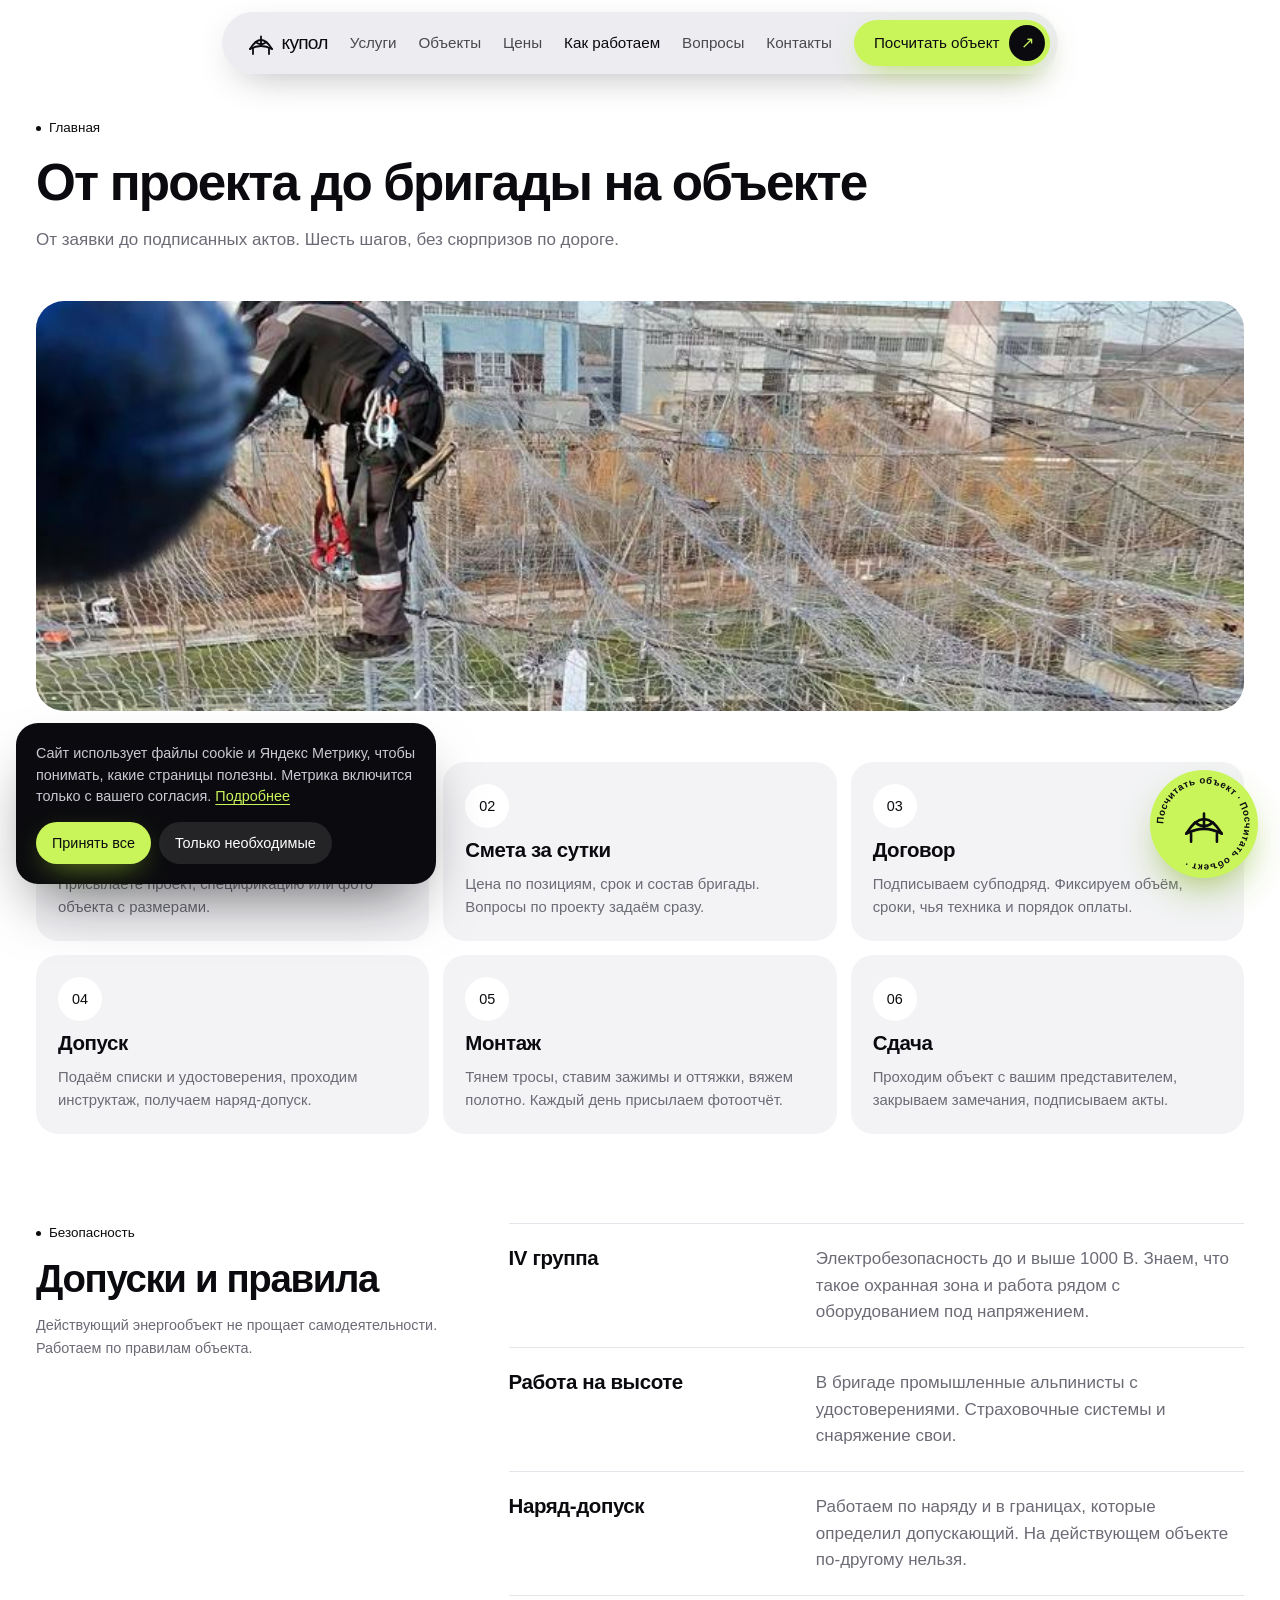
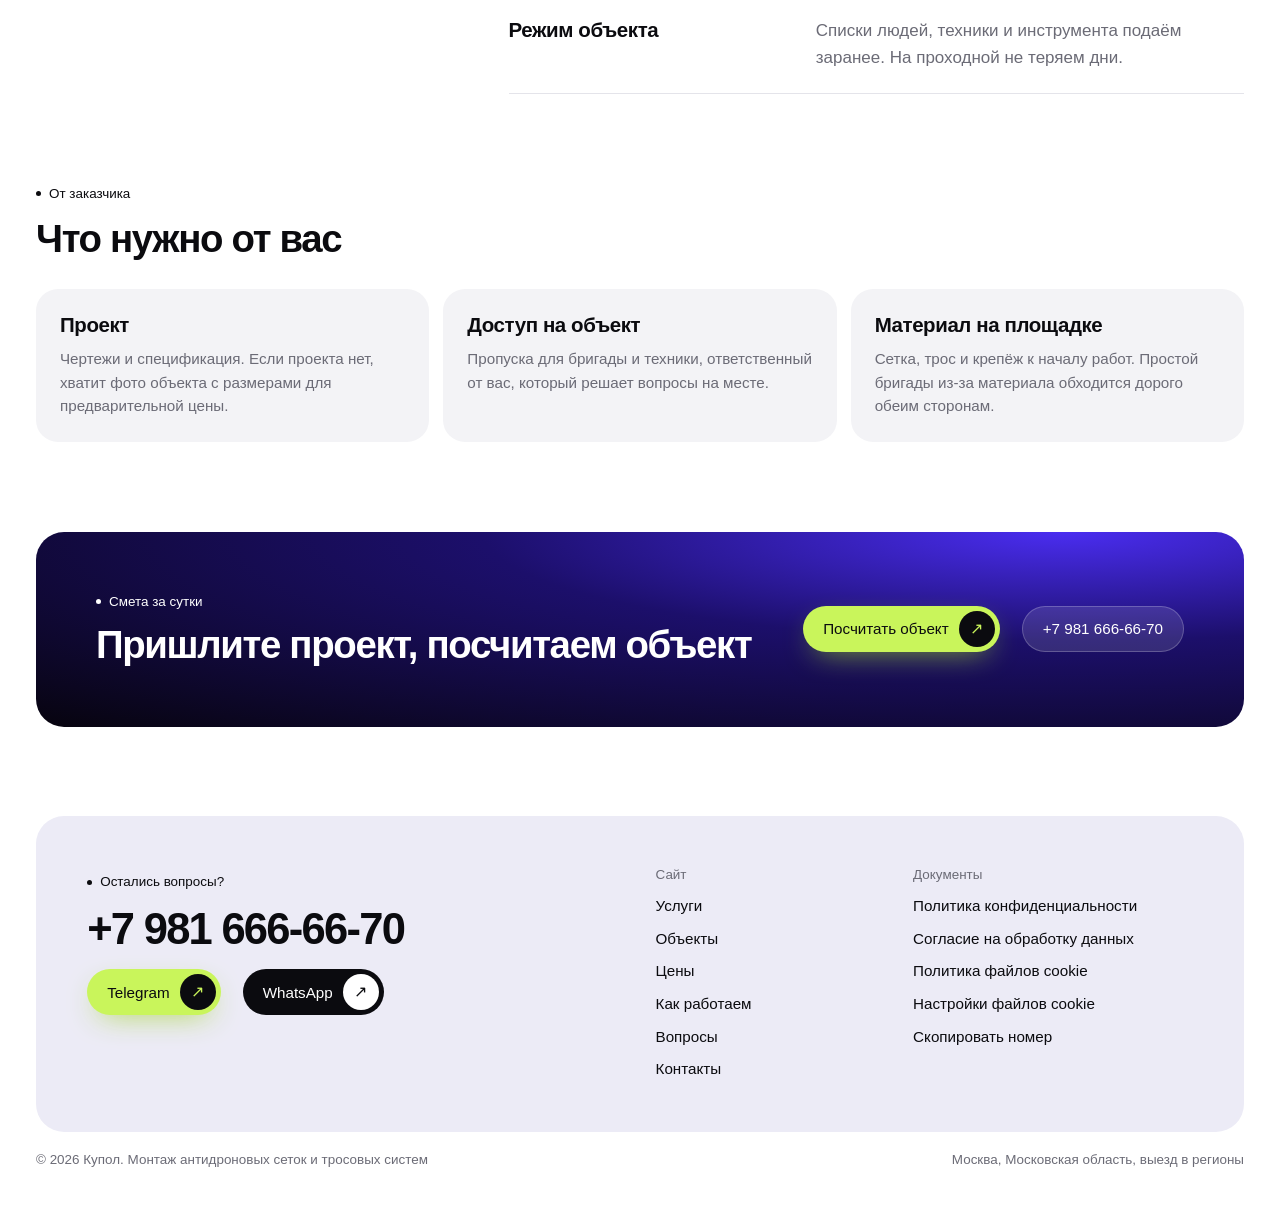
<file: etapy.html>
<!DOCTYPE html>
<html lang="ru">
<head>
<meta charset="utf-8">
<meta name="viewport" content="width=device-width, initial-scale=1, viewport-fit=cover">
<title>Как работаем · Купол</title>
<meta name="description" content="От заявки до подписанных актов. Шесть шагов, без сюрпризов по дороге.">
<meta property="og:title" content="Как работаем · Купол">
<meta property="og:description" content="От заявки до подписанных актов. Шесть шагов, без сюрпризов по дороге.">
<meta property="og:type" content="website">
<meta name="theme-color" content="#ffffff">
<link rel="icon" href="data:image/svg+xml,%3Csvg xmlns='http://www.w3.org/2000/svg' viewBox='0 0 32 32'%3E%3Crect width='32' height='32' rx='9' fill='%23C9F55B'/%3E%3Cpath d='M5 22 Q16 4 27 22M5 22 Q16 16 27 22M16 9v11' fill='none' stroke='%230B0B0F' stroke-width='2.2' stroke-linecap='round'/%3E%3C/svg%3E">
<link rel="stylesheet" href="assets/style.css?v=15">
</head>
<body>
<nav class="nav" aria-label="Главное меню"><div>
  <a class="logo" href="index.html"><svg viewBox="0 0 26 26" fill="none" stroke="currentColor" stroke-width="1.8" stroke-linecap="round" aria-hidden="true"><path d="M2 19 Q13 1 24 19"/><path d="M2 19 Q13 13 24 19"/><path d="M7.5 12 Q13 16.5 18.5 12M13 6.5V16"/><path d="M5 19v5M21 19v5"/></svg>купол</a>
  <a class="l" href="uslugi.html">Услуги</a>
  <a class="l" href="obekty.html">Объекты</a>
  <a class="l" href="ceny.html">Цены</a>
  <a class="l" href="etapy.html" aria-current="page">Как работаем</a>
  <a class="l" href="faq.html">Вопросы</a>
  <a class="l" href="kontakty.html">Контакты</a>
  <a class="pill lime cta" href="kontakty.html#form">Посчитать объект<i>↗</i></a>
  <button class="burger" type="button" aria-label="Открыть меню" aria-expanded="false" aria-controls="sheet"><span></span></button>
</div></nav>
<div class="sheet" id="sheet">
  <a href="uslugi.html">Услуги</a>
  <a href="obekty.html">Объекты</a>
  <a href="ceny.html">Цены</a>
  <a href="etapy.html">Как работаем</a>
  <a href="faq.html">Вопросы</a>
  <a href="kontakty.html">Контакты</a>
  <span class="gap"></span>
  <a class="small" href="tel:+79816666670">+7 981 666-66-70</a>
  <a class="small" href="policy.html">Политика конфиденциальности</a>
  <a class="small" href="cookies.html">Файлы cookie</a>
</div>

<main>
<section class="page-head">
  <div class="wrap">
    <a class="dot" href="index.html">Главная</a>
    <h1 class="rv">От проекта до бригады на объекте</h1>
    <p class="rv d1">От заявки до подписанных актов. Шесть шагов, без сюрпризов по дороге.</p>
  </div>
</section>
<div class="wrap"><div class="band rv"><img src="img/gres.jpg" alt="Промышленный альпинист на мачте над сеткой, на фоне трубы ГРЭС" decoding="async"></div></div>
<section style="padding-top:clamp(28px,4vw,56px)"><div class="wrap"><ol class="steps s7">
      <li class="rv"><h3>Заявка</h3><span>Присылаете проект, спецификацию или фото объекта с размерами.</span></li>
      <li class="rv"><h3>Смета за сутки</h3><span>Цена по позициям, срок и состав бригады. Вопросы по проекту задаём сразу.</span></li>
      <li class="rv"><h3>Договор</h3><span>Подписываем субподряд. Фиксируем объём, сроки, чья техника и порядок оплаты.</span></li>
      <li class="rv"><h3>Допуск</h3><span>Подаём списки и удостоверения, проходим инструктаж, получаем наряд-допуск.</span></li>
      <li class="rv"><h3>Монтаж</h3><span>Тянем тросы, ставим зажимы и оттяжки, вяжем полотно. Каждый день присылаем фотоотчёт.</span></li>
      <li class="rv"><h3>Сдача</h3><span>Проходим объект с вашим представителем, закрываем замечания, подписываем акты.</span></li>
    </ol></div></section>
<section style="padding-top:0">
  <div class="wrap two">
    <div class="rv" style="display:grid;gap:14px;align-content:start"><span class="dot">Безопасность</span><h2>Допуски и правила</h2><p class="hint">Действующий энергообъект не прощает самодеятельности. Работаем по правилам объекта.</p></div>
    <div class="why">
      <div class="rv"><h3>IV группа</h3><p>Электробезопасность до и выше 1000 В. Знаем, что такое охранная зона и работа рядом с оборудованием под напряжением.</p></div>
      <div class="rv"><h3>Работа на высоте</h3><p>В бригаде промышленные альпинисты с удостоверениями. Страховочные системы и снаряжение свои.</p></div>
      <div class="rv"><h3>Наряд-допуск</h3><p>Работаем по наряду и в границах, которые определил допускающий. На действующем объекте по-другому нельзя.</p></div>
      <div class="rv"><h3>Режим объекта</h3><p>Списки людей, техники и инструмента подаём заранее. На проходной не теряем дни.</p></div>
    </div>
  </div>
</section>
<section style="padding-top:0">
  <div class="wrap">
    <div class="rv" style="display:grid;gap:14px;margin-bottom:28px"><span class="dot">От заказчика</span><h2>Что нужно от вас</h2></div>
<div class="grid3"><div class="svc rv"><h3>Проект</h3><p>Чертежи и спецификация. Если проекта нет, хватит фото объекта с размерами для предварительной цены.</p></div><div class="svc rv"><h3>Доступ на объект</h3><p>Пропуска для бригады и техники, ответственный от вас, который решает вопросы на месте.</p></div><div class="svc rv"><h3>Материал на площадке</h3><p>Сетка, трос и крепёж к началу работ. Простой бригады из-за материала обходится дорого обеим сторонам.</p></div></div>
  </div>
</section>
<section style="padding-top:0">
  <div class="wrap">
    <div class="ctaband rv">
      <div style="display:grid;gap:12px"><span class="dot">Смета за сутки</span><h2>Пришлите проект, посчитаем объект</h2></div>
      <div class="acts" style="margin-top:0">
        <a class="pill lime" href="kontakty.html#form">Посчитать объект<i>↗</i></a>
        <a class="pill ghostw" href="tel:+79816666670">+7 981 666-66-70</a>
      </div>
    </div>
  </div>
</section>
</main>
<footer id="contact">
  <div class="wrap">
    <div class="foot rv">
      <div>
        <span class="dot">Остались вопросы?</span><br>
        <a class="tel" href="tel:+79816666670">+7 981 666-66-70</a>
        <div class="acts" style="margin-top:0">
          <a class="pill lime" href="https://t.me/+79816666670" target="_blank" rel="noopener">Telegram<i>↗</i></a>
          <a class="pill black" href="https://wa.me/79816666670" target="_blank" rel="noopener">WhatsApp<i>↗</i></a>
        </div>
      </div>
      <div>
        <h4>Сайт</h4>
        <ul>
          <li><a href="uslugi.html">Услуги</a></li>
          <li><a href="obekty.html">Объекты</a></li>
          <li><a href="ceny.html">Цены</a></li>
          <li><a href="etapy.html">Как работаем</a></li>
          <li><a href="faq.html">Вопросы</a></li>
          <li><a href="kontakty.html">Контакты</a></li>
        </ul>
      </div>
      <div>
        <h4>Документы</h4>
        <ul>
          <li><a href="policy.html">Политика конфиденциальности</a></li>
          <li><a href="consent.html">Согласие на обработку данных</a></li>
          <li><a href="cookies.html">Политика файлов cookie</a></li>
          <li><button class="linkbtn" type="button" data-cookie-settings>Настройки файлов cookie</button></li>
          <li><button class="linkbtn" type="button" data-copy>Скопировать номер</button></li>
        </ul>
      </div>
    </div>
    <div class="legal"><span>© 2026 Купол. Монтаж антидроновых сеток и тросовых систем</span><span>Москва, Московская область, выезд в регионы</span></div>
  </div>
</footer>
<a class="badge" href="kontakty.html#form" aria-label="Посчитать объект">
  <svg class="t" viewBox="0 0 128 128" aria-hidden="true"><defs><path id="circ" d="M64,64 m-48,0 a48,48 0 1,1 96,0 a48,48 0 1,1 -96,0"/></defs><text><textPath href="#circ">Посчитать объект · Посчитать объект · </textPath></text></svg>
  <svg width="42" height="42" viewBox="0 0 26 26" fill="none" stroke="#0B0B0F" stroke-width="1.6" stroke-linecap="round" aria-hidden="true"><path d="M2 19 Q13 1 24 19"/><path d="M2 19 Q13 13 24 19"/><path d="M7.5 12 Q13 16.5 18.5 12M13 6.5V16"/><path d="M5 19v5M21 19v5"/></svg>
</a>
<div class="dock">
  <a class="pill black" href="tel:+79816666670">Позвонить<i>↗</i></a>
  <a class="pill lime" href="https://t.me/+79816666670" target="_blank" rel="noopener">Telegram<i>↗</i></a>
</div>
<div class="cookie" id="cookie" role="dialog" aria-live="polite" aria-label="Cookies" hidden>
  <p>Сайт использует файлы cookie и Яндекс Метрику, чтобы понимать, какие страницы полезны. Метрика включится только с вашего согласия. <a href="cookies.html">Подробнее</a></p>
  <div class="btns">
    <button class="pill lime" type="button" data-ck="all">Принять все</button>
    <button class="pill ghostd" type="button" data-ck="need">Только необходимые</button>
  </div>
</div>
<script src="assets/app.js?v=15"></script>
</body>
</html>
</file>
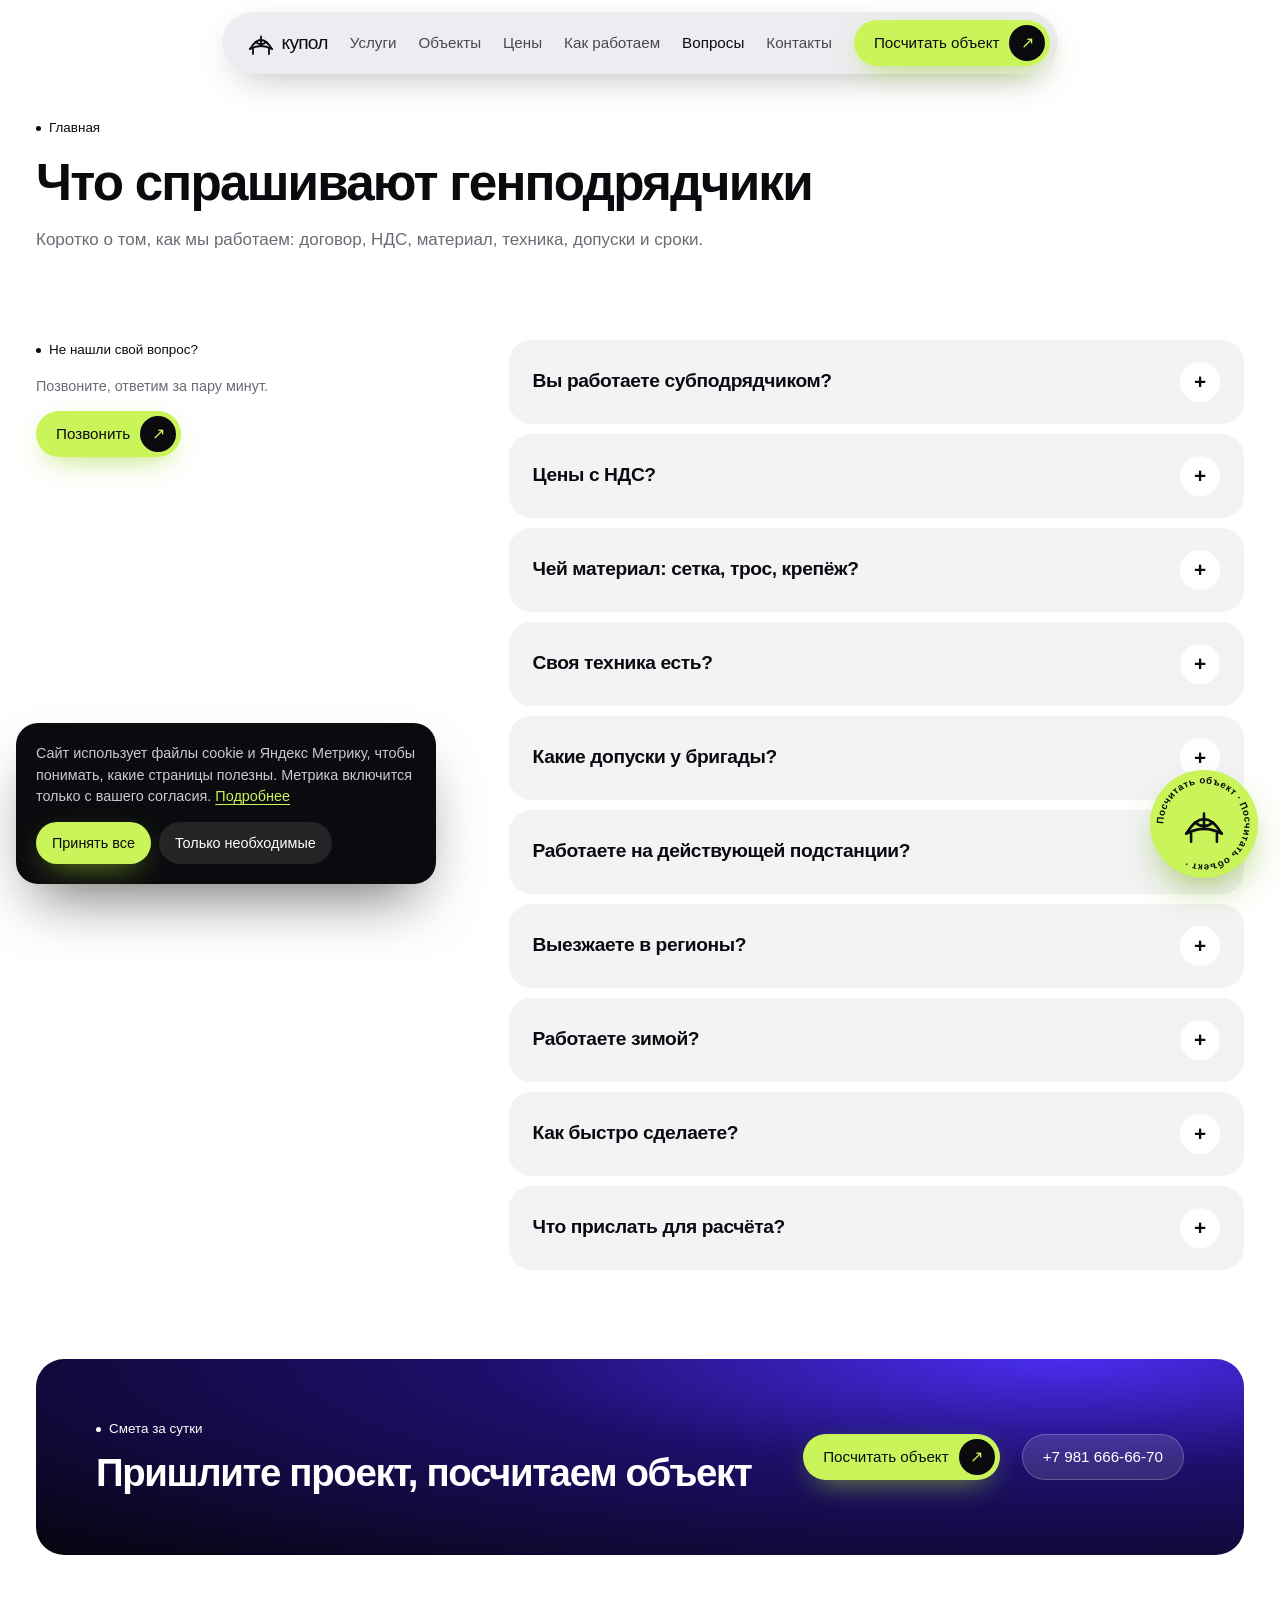
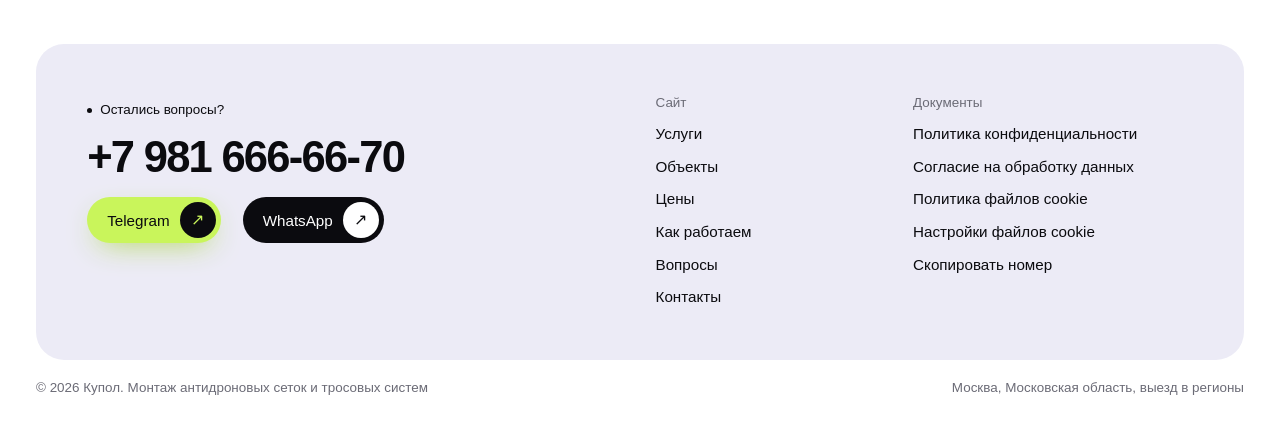
<file: faq.html>
<!DOCTYPE html>
<html lang="ru">
<head>
<meta charset="utf-8">
<meta name="viewport" content="width=device-width, initial-scale=1, viewport-fit=cover">
<title>Вопросы и ответы · Купол</title>
<meta name="description" content="Коротко о том, как мы работаем: договор, НДС, материал, техника, допуски и сроки.">
<meta property="og:title" content="Вопросы и ответы · Купол">
<meta property="og:description" content="Коротко о том, как мы работаем: договор, НДС, материал, техника, допуски и сроки.">
<meta property="og:type" content="website">
<meta name="theme-color" content="#ffffff">
<link rel="icon" href="data:image/svg+xml,%3Csvg xmlns='http://www.w3.org/2000/svg' viewBox='0 0 32 32'%3E%3Crect width='32' height='32' rx='9' fill='%23C9F55B'/%3E%3Cpath d='M5 22 Q16 4 27 22M5 22 Q16 16 27 22M16 9v11' fill='none' stroke='%230B0B0F' stroke-width='2.2' stroke-linecap='round'/%3E%3C/svg%3E">
<link rel="stylesheet" href="assets/style.css?v=15">
</head>
<body>
<nav class="nav" aria-label="Главное меню"><div>
  <a class="logo" href="index.html"><svg viewBox="0 0 26 26" fill="none" stroke="currentColor" stroke-width="1.8" stroke-linecap="round" aria-hidden="true"><path d="M2 19 Q13 1 24 19"/><path d="M2 19 Q13 13 24 19"/><path d="M7.5 12 Q13 16.5 18.5 12M13 6.5V16"/><path d="M5 19v5M21 19v5"/></svg>купол</a>
  <a class="l" href="uslugi.html">Услуги</a>
  <a class="l" href="obekty.html">Объекты</a>
  <a class="l" href="ceny.html">Цены</a>
  <a class="l" href="etapy.html">Как работаем</a>
  <a class="l" href="faq.html" aria-current="page">Вопросы</a>
  <a class="l" href="kontakty.html">Контакты</a>
  <a class="pill lime cta" href="kontakty.html#form">Посчитать объект<i>↗</i></a>
  <button class="burger" type="button" aria-label="Открыть меню" aria-expanded="false" aria-controls="sheet"><span></span></button>
</div></nav>
<div class="sheet" id="sheet">
  <a href="uslugi.html">Услуги</a>
  <a href="obekty.html">Объекты</a>
  <a href="ceny.html">Цены</a>
  <a href="etapy.html">Как работаем</a>
  <a href="faq.html">Вопросы</a>
  <a href="kontakty.html">Контакты</a>
  <span class="gap"></span>
  <a class="small" href="tel:+79816666670">+7 981 666-66-70</a>
  <a class="small" href="policy.html">Политика конфиденциальности</a>
  <a class="small" href="cookies.html">Файлы cookie</a>
</div>

<main>
<section class="page-head">
  <div class="wrap">
    <a class="dot" href="index.html">Главная</a>
    <h1 class="rv">Что спрашивают генподрядчики</h1>
    <p class="rv d1">Коротко о том, как мы работаем: договор, НДС, материал, техника, допуски и сроки.</p>
  </div>
</section>

<section style="padding-top:clamp(20px,3vw,40px)">
  <div class="wrap two">
    <div class="rv" style="display:grid;gap:14px;align-content:start">
      <span class="dot">Не нашли свой вопрос?</span>
      <p class="hint">Позвоните, ответим за пару минут.</p>
      <div><a class="pill lime" href="tel:+79816666670">Позвонить<i>↗</i></a></div>
    </div>
    <div class="faq">
      <details class="rv"><summary>Вы работаете субподрядчиком?<i aria-hidden="true">+</i></summary><div class="ans">Да, это наш основной формат. Генподрядчик отвечает перед заказчиком за объект, мы закрываем монтаж сетки, тросов и лесов по договору субподряда.</div></details>
      <details class="rv"><summary>Цены с НДС?<i aria-hidden="true">+</i></summary><div class="ans">Цены на сайте указаны без НДС. Условия по НДС обсуждаем под конкретный договор.</div></details>
      <details class="rv"><summary>Чей материал: сетка, трос, крепёж?<i aria-hidden="true">+</i></summary><div class="ans">Цены на сайте за монтаж. Материал обычно даёт заказчик по проекту. Если нужно иначе, обсудим на этапе сметы.</div></details>
      <details class="rv"><summary>Своя техника есть?<i aria-hidden="true">+</i></summary><div class="ans">Приезжаем со своим инструментом, страховкой и лесами. По автовышке и крану решаем под объект: можем со своей техникой, можем с вашей. От этого зависит цена.</div></details>
      <details class="rv"><summary>Какие допуски у бригады?<i aria-hidden="true">+</i></summary><div class="ans">IV группа по электробезопасности, до и выше 1000 В. У каждого в бригаде удостоверения. Списки и документы для допуска на объект подаём заранее.</div></details>
      <details class="rv"><summary>Работаете на действующей подстанции?<i aria-hidden="true">+</i></summary><div class="ans">Да. Работали на ПС 500 кВ и ГРЭС без остановки оборудования. Наряды, режим и работа рядом с напряжением для нас обычная история.</div></details>
      <details class="rv"><summary>Выезжаете в регионы?<i aria-hidden="true">+</i></summary><div class="ans">Да. База в Москве и области, на объекты в регионы выезжаем бригадой.</div></details>
      <details class="rv"><summary>Работаете зимой?<i aria-hidden="true">+</i></summary><div class="ans">Работаем круглый год. Зимой цена выше: мороз и ветер замедляют монтаж.</div></details>
      <details class="rv"><summary>Как быстро сделаете?<i aria-hidden="true">+</i></summary><div class="ans">Срок зависит от объёма и высоты. Если сроки горят, усиливаем бригаду. Это дороже, говорим сразу.</div></details>
      <details class="rv"><summary>Что прислать для расчёта?<i aria-hidden="true">+</i></summary><div class="ans">Проект или спецификацию. Если проекта нет, хватит фото объекта с размерами. Цифры по тросу, сетке и срокам дадим на следующий день.</div></details>
    </div>
  </div>
</section>
<section style="padding-top:0">
  <div class="wrap">
    <div class="ctaband rv">
      <div style="display:grid;gap:12px"><span class="dot">Смета за сутки</span><h2>Пришлите проект, посчитаем объект</h2></div>
      <div class="acts" style="margin-top:0">
        <a class="pill lime" href="kontakty.html#form">Посчитать объект<i>↗</i></a>
        <a class="pill ghostw" href="tel:+79816666670">+7 981 666-66-70</a>
      </div>
    </div>
  </div>
</section>
<script type="application/ld+json">{"@context":"https://schema.org","@type":"FAQPage","mainEntity":[{"@type":"Question","name":"Вы работаете субподрядчиком?","acceptedAnswer":{"@type":"Answer","text":"Да, это наш основной формат. Генподрядчик отвечает перед заказчиком за объект, мы закрываем монтаж сетки, тросов и лесов по договору субподряда."}},{"@type":"Question","name":"Цены с НДС?","acceptedAnswer":{"@type":"Answer","text":"Цены на сайте указаны без НДС. Условия по НДС обсуждаем под конкретный договор."}},{"@type":"Question","name":"Чей материал: сетка, трос, крепёж?","acceptedAnswer":{"@type":"Answer","text":"Цены на сайте за монтаж. Материал обычно даёт заказчик по проекту. Если нужно иначе, обсудим на этапе сметы."}},{"@type":"Question","name":"Своя техника есть?","acceptedAnswer":{"@type":"Answer","text":"Приезжаем со своим инструментом, страховкой и лесами. По автовышке и крану решаем под объект: можем со своей техникой, можем с вашей. От этого зависит цена."}},{"@type":"Question","name":"Какие допуски у бригады?","acceptedAnswer":{"@type":"Answer","text":"IV группа по электробезопасности, до и выше 1000 В. У каждого в бригаде удостоверения. Списки и документы для допуска на объект подаём заранее."}},{"@type":"Question","name":"Работаете на действующей подстанции?","acceptedAnswer":{"@type":"Answer","text":"Да. Работали на ПС 500 кВ и ГРЭС без остановки оборудования. Наряды, режим и работа рядом с напряжением для нас обычная история."}},{"@type":"Question","name":"Выезжаете в регионы?","acceptedAnswer":{"@type":"Answer","text":"Да. База в Москве и области, на объекты в регионы выезжаем бригадой."}},{"@type":"Question","name":"Работаете зимой?","acceptedAnswer":{"@type":"Answer","text":"Работаем круглый год. Зимой цена выше: мороз и ветер замедляют монтаж."}},{"@type":"Question","name":"Как быстро сделаете?","acceptedAnswer":{"@type":"Answer","text":"Срок зависит от объёма и высоты. Если сроки горят, усиливаем бригаду. Это дороже, говорим сразу."}},{"@type":"Question","name":"Что прислать для расчёта?","acceptedAnswer":{"@type":"Answer","text":"Проект или спецификацию. Если проекта нет, хватит фото объекта с размерами. Цифры по тросу, сетке и срокам дадим на следующий день."}}]}</script>
</main>
<footer id="contact">
  <div class="wrap">
    <div class="foot rv">
      <div>
        <span class="dot">Остались вопросы?</span><br>
        <a class="tel" href="tel:+79816666670">+7 981 666-66-70</a>
        <div class="acts" style="margin-top:0">
          <a class="pill lime" href="https://t.me/+79816666670" target="_blank" rel="noopener">Telegram<i>↗</i></a>
          <a class="pill black" href="https://wa.me/79816666670" target="_blank" rel="noopener">WhatsApp<i>↗</i></a>
        </div>
      </div>
      <div>
        <h4>Сайт</h4>
        <ul>
          <li><a href="uslugi.html">Услуги</a></li>
          <li><a href="obekty.html">Объекты</a></li>
          <li><a href="ceny.html">Цены</a></li>
          <li><a href="etapy.html">Как работаем</a></li>
          <li><a href="faq.html">Вопросы</a></li>
          <li><a href="kontakty.html">Контакты</a></li>
        </ul>
      </div>
      <div>
        <h4>Документы</h4>
        <ul>
          <li><a href="policy.html">Политика конфиденциальности</a></li>
          <li><a href="consent.html">Согласие на обработку данных</a></li>
          <li><a href="cookies.html">Политика файлов cookie</a></li>
          <li><button class="linkbtn" type="button" data-cookie-settings>Настройки файлов cookie</button></li>
          <li><button class="linkbtn" type="button" data-copy>Скопировать номер</button></li>
        </ul>
      </div>
    </div>
    <div class="legal"><span>© 2026 Купол. Монтаж антидроновых сеток и тросовых систем</span><span>Москва, Московская область, выезд в регионы</span></div>
  </div>
</footer>
<a class="badge" href="kontakty.html#form" aria-label="Посчитать объект">
  <svg class="t" viewBox="0 0 128 128" aria-hidden="true"><defs><path id="circ" d="M64,64 m-48,0 a48,48 0 1,1 96,0 a48,48 0 1,1 -96,0"/></defs><text><textPath href="#circ">Посчитать объект · Посчитать объект · </textPath></text></svg>
  <svg width="42" height="42" viewBox="0 0 26 26" fill="none" stroke="#0B0B0F" stroke-width="1.6" stroke-linecap="round" aria-hidden="true"><path d="M2 19 Q13 1 24 19"/><path d="M2 19 Q13 13 24 19"/><path d="M7.5 12 Q13 16.5 18.5 12M13 6.5V16"/><path d="M5 19v5M21 19v5"/></svg>
</a>
<div class="dock">
  <a class="pill black" href="tel:+79816666670">Позвонить<i>↗</i></a>
  <a class="pill lime" href="https://t.me/+79816666670" target="_blank" rel="noopener">Telegram<i>↗</i></a>
</div>
<div class="cookie" id="cookie" role="dialog" aria-live="polite" aria-label="Cookies" hidden>
  <p>Сайт использует файлы cookie и Яндекс Метрику, чтобы понимать, какие страницы полезны. Метрика включится только с вашего согласия. <a href="cookies.html">Подробнее</a></p>
  <div class="btns">
    <button class="pill lime" type="button" data-ck="all">Принять все</button>
    <button class="pill ghostd" type="button" data-ck="need">Только необходимые</button>
  </div>
</div>
<script src="assets/app.js?v=15"></script>
</body>
</html>
</file>
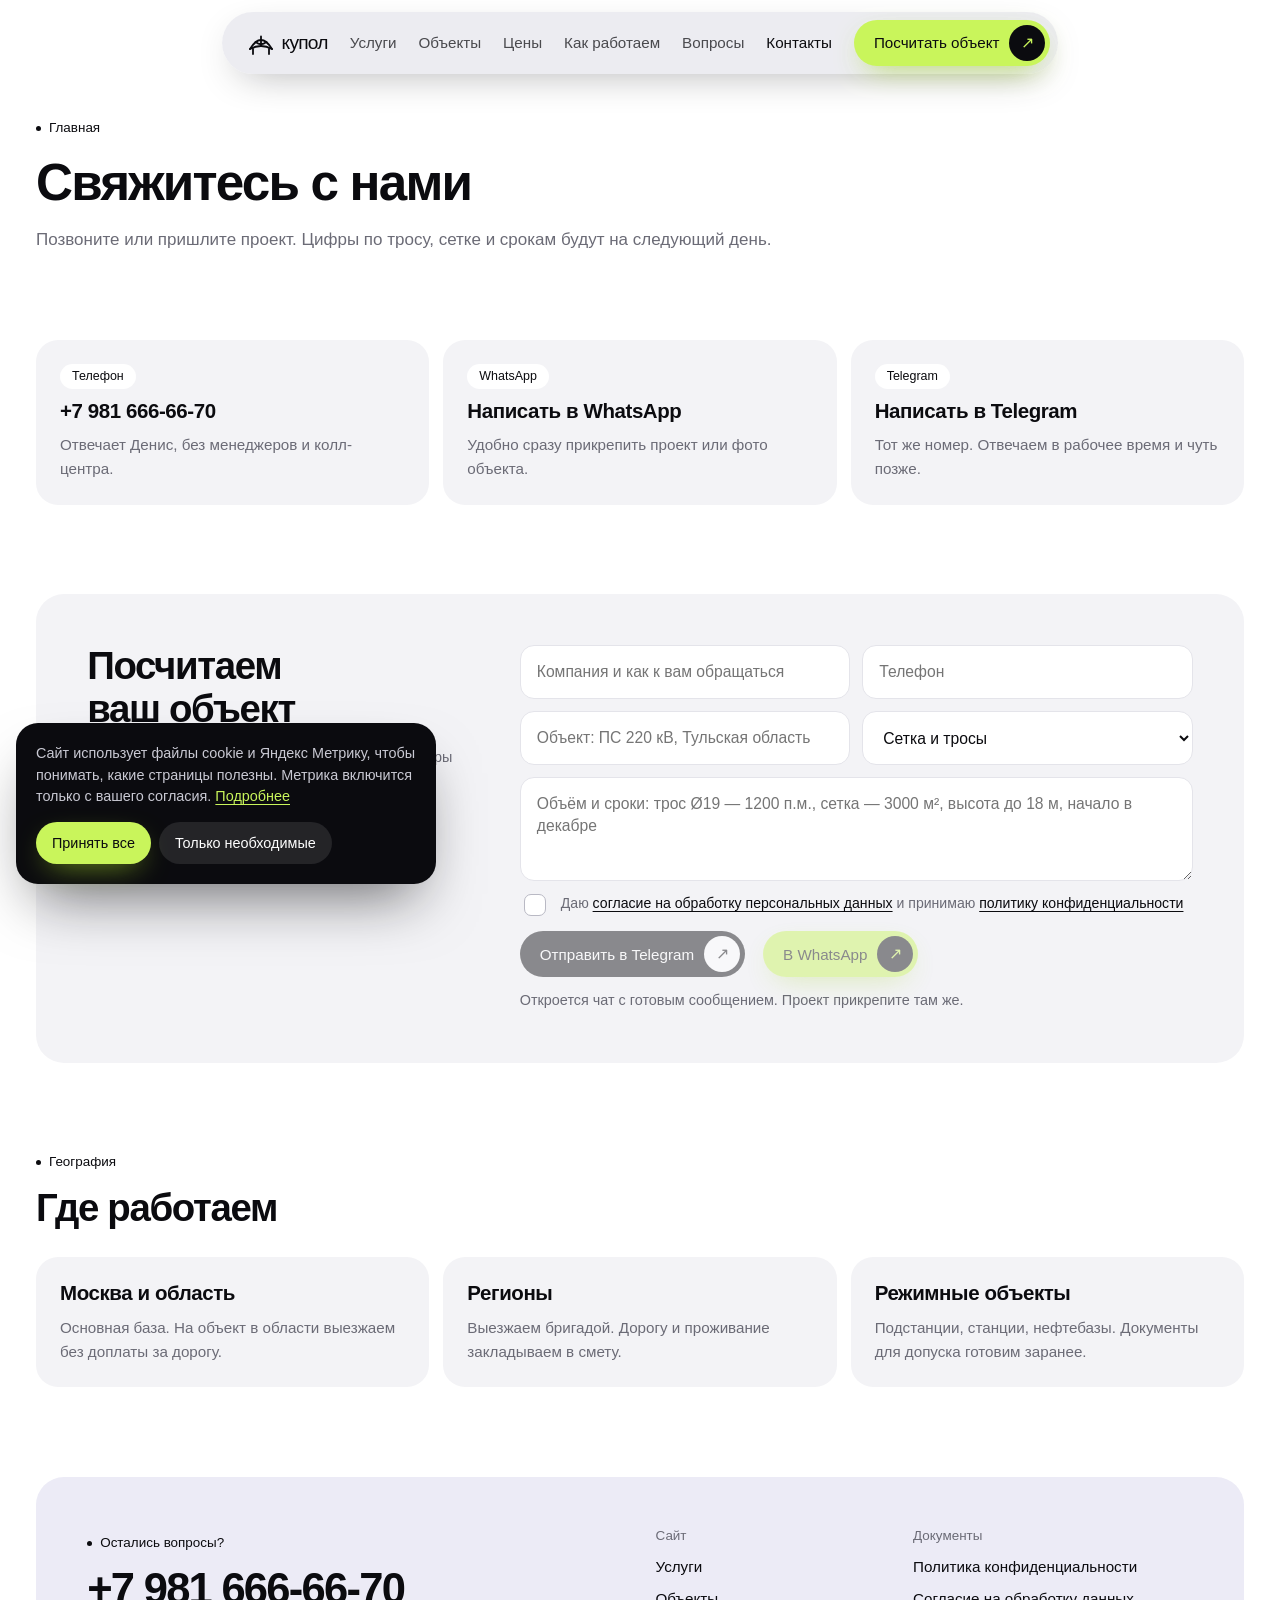
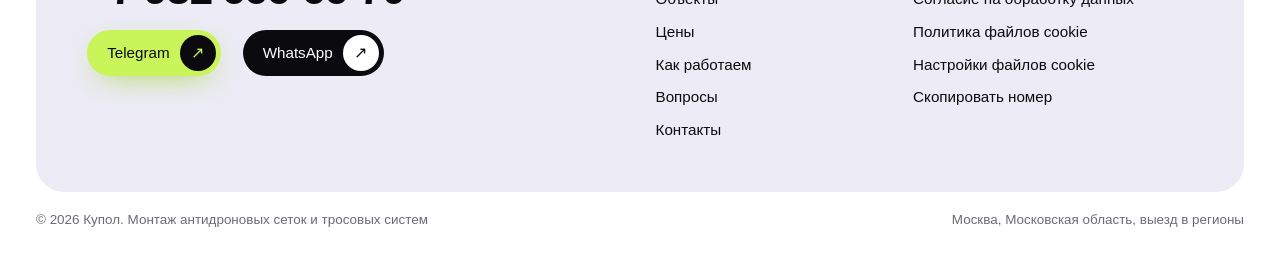
<file: kontakty.html>
<!DOCTYPE html>
<html lang="ru">
<head>
<meta charset="utf-8">
<meta name="viewport" content="width=device-width, initial-scale=1, viewport-fit=cover">
<title>Контакты · Купол</title>
<meta name="description" content="Позвоните или пришлите проект. Цифры по тросу, сетке и срокам будут на следующий день.">
<meta property="og:title" content="Контакты · Купол">
<meta property="og:description" content="Позвоните или пришлите проект. Цифры по тросу, сетке и срокам будут на следующий день.">
<meta property="og:type" content="website">
<meta name="theme-color" content="#ffffff">
<link rel="icon" href="data:image/svg+xml,%3Csvg xmlns='http://www.w3.org/2000/svg' viewBox='0 0 32 32'%3E%3Crect width='32' height='32' rx='9' fill='%23C9F55B'/%3E%3Cpath d='M5 22 Q16 4 27 22M5 22 Q16 16 27 22M16 9v11' fill='none' stroke='%230B0B0F' stroke-width='2.2' stroke-linecap='round'/%3E%3C/svg%3E">
<link rel="stylesheet" href="assets/style.css?v=15">
</head>
<body>
<nav class="nav" aria-label="Главное меню"><div>
  <a class="logo" href="index.html"><svg viewBox="0 0 26 26" fill="none" stroke="currentColor" stroke-width="1.8" stroke-linecap="round" aria-hidden="true"><path d="M2 19 Q13 1 24 19"/><path d="M2 19 Q13 13 24 19"/><path d="M7.5 12 Q13 16.5 18.5 12M13 6.5V16"/><path d="M5 19v5M21 19v5"/></svg>купол</a>
  <a class="l" href="uslugi.html">Услуги</a>
  <a class="l" href="obekty.html">Объекты</a>
  <a class="l" href="ceny.html">Цены</a>
  <a class="l" href="etapy.html">Как работаем</a>
  <a class="l" href="faq.html">Вопросы</a>
  <a class="l" href="kontakty.html" aria-current="page">Контакты</a>
  <a class="pill lime cta" href="kontakty.html#form">Посчитать объект<i>↗</i></a>
  <button class="burger" type="button" aria-label="Открыть меню" aria-expanded="false" aria-controls="sheet"><span></span></button>
</div></nav>
<div class="sheet" id="sheet">
  <a href="uslugi.html">Услуги</a>
  <a href="obekty.html">Объекты</a>
  <a href="ceny.html">Цены</a>
  <a href="etapy.html">Как работаем</a>
  <a href="faq.html">Вопросы</a>
  <a href="kontakty.html">Контакты</a>
  <span class="gap"></span>
  <a class="small" href="tel:+79816666670">+7 981 666-66-70</a>
  <a class="small" href="policy.html">Политика конфиденциальности</a>
  <a class="small" href="cookies.html">Файлы cookie</a>
</div>

<main>
<section class="page-head">
  <div class="wrap">
    <a class="dot" href="index.html">Главная</a>
    <h1 class="rv">Свяжитесь с нами</h1>
    <p class="rv d1">Позвоните или пришлите проект. Цифры по тросу, сетке и срокам будут на следующий день.</p>
  </div>
</section>

<section style="padding-top:clamp(20px,3vw,40px);padding-bottom:0">
  <div class="wrap"><div class="grid3">
    <a class="svc rv" href="tel:+79816666670"><small class="chip">Телефон</small><h3>+7 981 666-66-70</h3><p>Отвечает Денис, без менеджеров и колл-центра.</p></a>
    <a class="svc rv" href="https://wa.me/79816666670" target="_blank" rel="noopener"><small class="chip">WhatsApp</small><h3>Написать в WhatsApp</h3><p>Удобно сразу прикрепить проект или фото объекта.</p></a>
    <a class="svc rv" href="https://t.me/+79816666670" target="_blank" rel="noopener"><small class="chip">Telegram</small><h3>Написать в Telegram</h3><p>Тот же номер. Отвечаем в рабочее время и чуть позже.</p></a>
  </div></div>
</section>
<section id="form">
  <div class="wrap">
    <div class="card formgrid rv">
      <div style="display:grid;gap:16px;align-content:start">
        <h2>Посчитаем ваш объект</h2>
        <p class="hint">Пришлите проект или пару фото с размерами. Цифры по тросу, сетке и срокам будут на следующий день.</p>
      </div>
      <form class="lead" id="lead" novalidate>
        <label class="sr" for="f-name">Компания и имя</label>
        <input id="f-name" name="name" placeholder="Компания и как к вам обращаться" autocomplete="organization">
        <label class="sr" for="f-tel">Телефон</label>
        <input id="f-tel" name="tel" type="tel" placeholder="Телефон" autocomplete="tel">
        <label class="sr" for="f-obj">Объект</label>
        <input id="f-obj" name="obj" placeholder="Объект: ПС 220 кВ, Тульская область">
        <label class="sr" for="f-what">Что нужно</label>
        <select id="f-what" name="what">
          <option>Сетка и тросы</option><option>Только сетка</option><option>Только тросы</option><option>Строительные леса</option><option>Блоки ФБС</option><option>Другое</option>
        </select>
        <label class="sr" for="f-scope">Объём и сроки</label>
        <textarea class="full" id="f-scope" name="scope" placeholder="Объём и сроки: трос Ø19 — 1200 п.м., сетка — 3000 м², высота до 18 м, начало в декабре"></textarea>
        <label class="check full" for="f-agree"><input type="checkbox" id="f-agree" name="agree"><span>Даю <a href="consent.html" target="_blank">согласие на обработку персональных данных</a> и принимаю <a href="policy.html" target="_blank">политику конфиденциальности</a></span></label>
        <div class="full submit-row">
          <button class="pill black" type="button" data-ch="tg">Отправить в Telegram<i>↗</i></button>
          <button class="pill lime" type="button" data-ch="wa">В WhatsApp<i>↗</i></button>
          <span class="hint">Откроется чат с готовым сообщением. Проект прикрепите там же.</span>
        </div>
      </form>
    </div>
  </div>
</section>
<section style="padding-top:0">
  <div class="wrap">
    <div class="rv" style="display:grid;gap:14px;margin-bottom:28px"><span class="dot">География</span><h2>Где работаем</h2></div>
<div class="grid3"><div class="svc rv"><h3>Москва и область</h3><p>Основная база. На объект в области выезжаем без доплаты за дорогу.</p></div><div class="svc rv"><h3>Регионы</h3><p>Выезжаем бригадой. Дорогу и проживание закладываем в смету.</p></div><div class="svc rv"><h3>Режимные объекты</h3><p>Подстанции, станции, нефтебазы. Документы для допуска готовим заранее.</p></div></div>
  </div>
</section>
</main>
<footer id="contact">
  <div class="wrap">
    <div class="foot rv">
      <div>
        <span class="dot">Остались вопросы?</span><br>
        <a class="tel" href="tel:+79816666670">+7 981 666-66-70</a>
        <div class="acts" style="margin-top:0">
          <a class="pill lime" href="https://t.me/+79816666670" target="_blank" rel="noopener">Telegram<i>↗</i></a>
          <a class="pill black" href="https://wa.me/79816666670" target="_blank" rel="noopener">WhatsApp<i>↗</i></a>
        </div>
      </div>
      <div>
        <h4>Сайт</h4>
        <ul>
          <li><a href="uslugi.html">Услуги</a></li>
          <li><a href="obekty.html">Объекты</a></li>
          <li><a href="ceny.html">Цены</a></li>
          <li><a href="etapy.html">Как работаем</a></li>
          <li><a href="faq.html">Вопросы</a></li>
          <li><a href="kontakty.html">Контакты</a></li>
        </ul>
      </div>
      <div>
        <h4>Документы</h4>
        <ul>
          <li><a href="policy.html">Политика конфиденциальности</a></li>
          <li><a href="consent.html">Согласие на обработку данных</a></li>
          <li><a href="cookies.html">Политика файлов cookie</a></li>
          <li><button class="linkbtn" type="button" data-cookie-settings>Настройки файлов cookie</button></li>
          <li><button class="linkbtn" type="button" data-copy>Скопировать номер</button></li>
        </ul>
      </div>
    </div>
    <div class="legal"><span>© 2026 Купол. Монтаж антидроновых сеток и тросовых систем</span><span>Москва, Московская область, выезд в регионы</span></div>
  </div>
</footer>

<div class="dock">
  <a class="pill black" href="tel:+79816666670">Позвонить<i>↗</i></a>
  <a class="pill lime" href="https://t.me/+79816666670" target="_blank" rel="noopener">Telegram<i>↗</i></a>
</div>
<div class="cookie" id="cookie" role="dialog" aria-live="polite" aria-label="Cookies" hidden>
  <p>Сайт использует файлы cookie и Яндекс Метрику, чтобы понимать, какие страницы полезны. Метрика включится только с вашего согласия. <a href="cookies.html">Подробнее</a></p>
  <div class="btns">
    <button class="pill lime" type="button" data-ck="all">Принять все</button>
    <button class="pill ghostd" type="button" data-ck="need">Только необходимые</button>
  </div>
</div>
<script src="assets/app.js?v=15"></script>
</body>
</html>
</file>
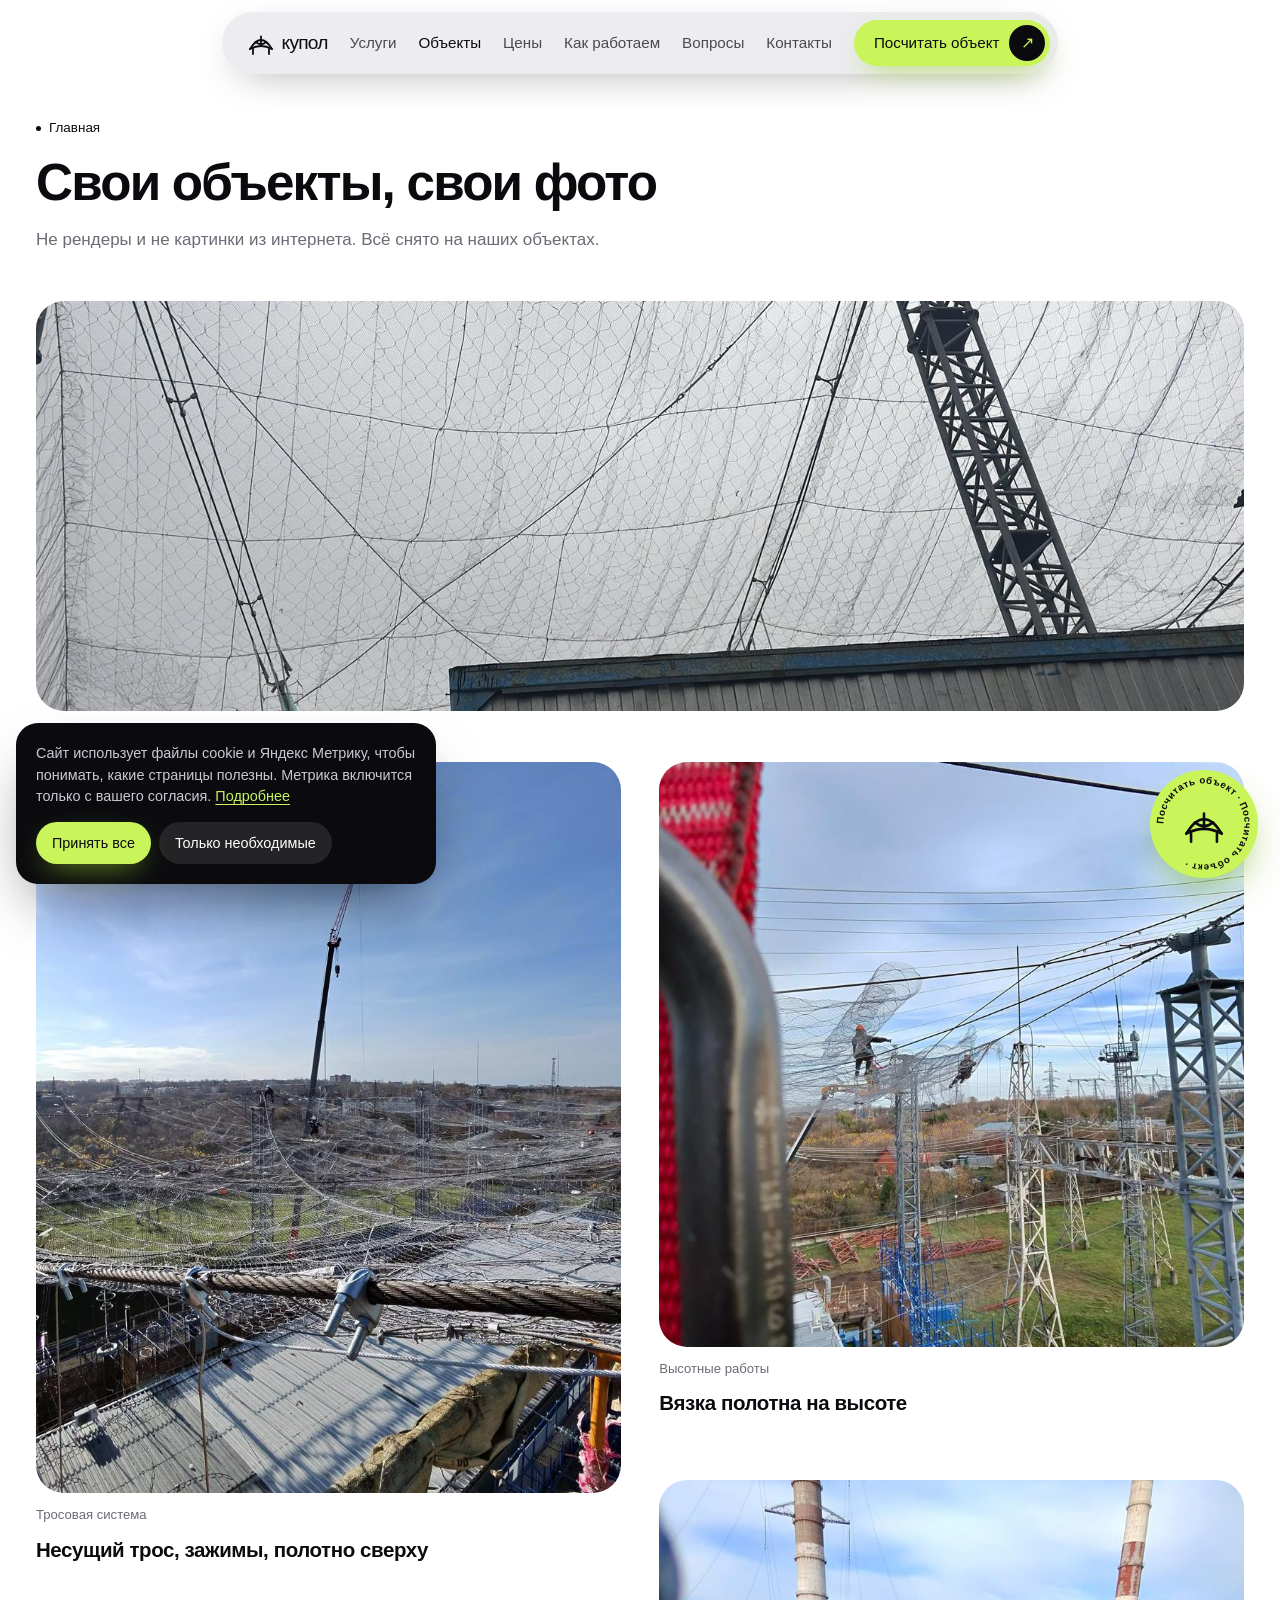
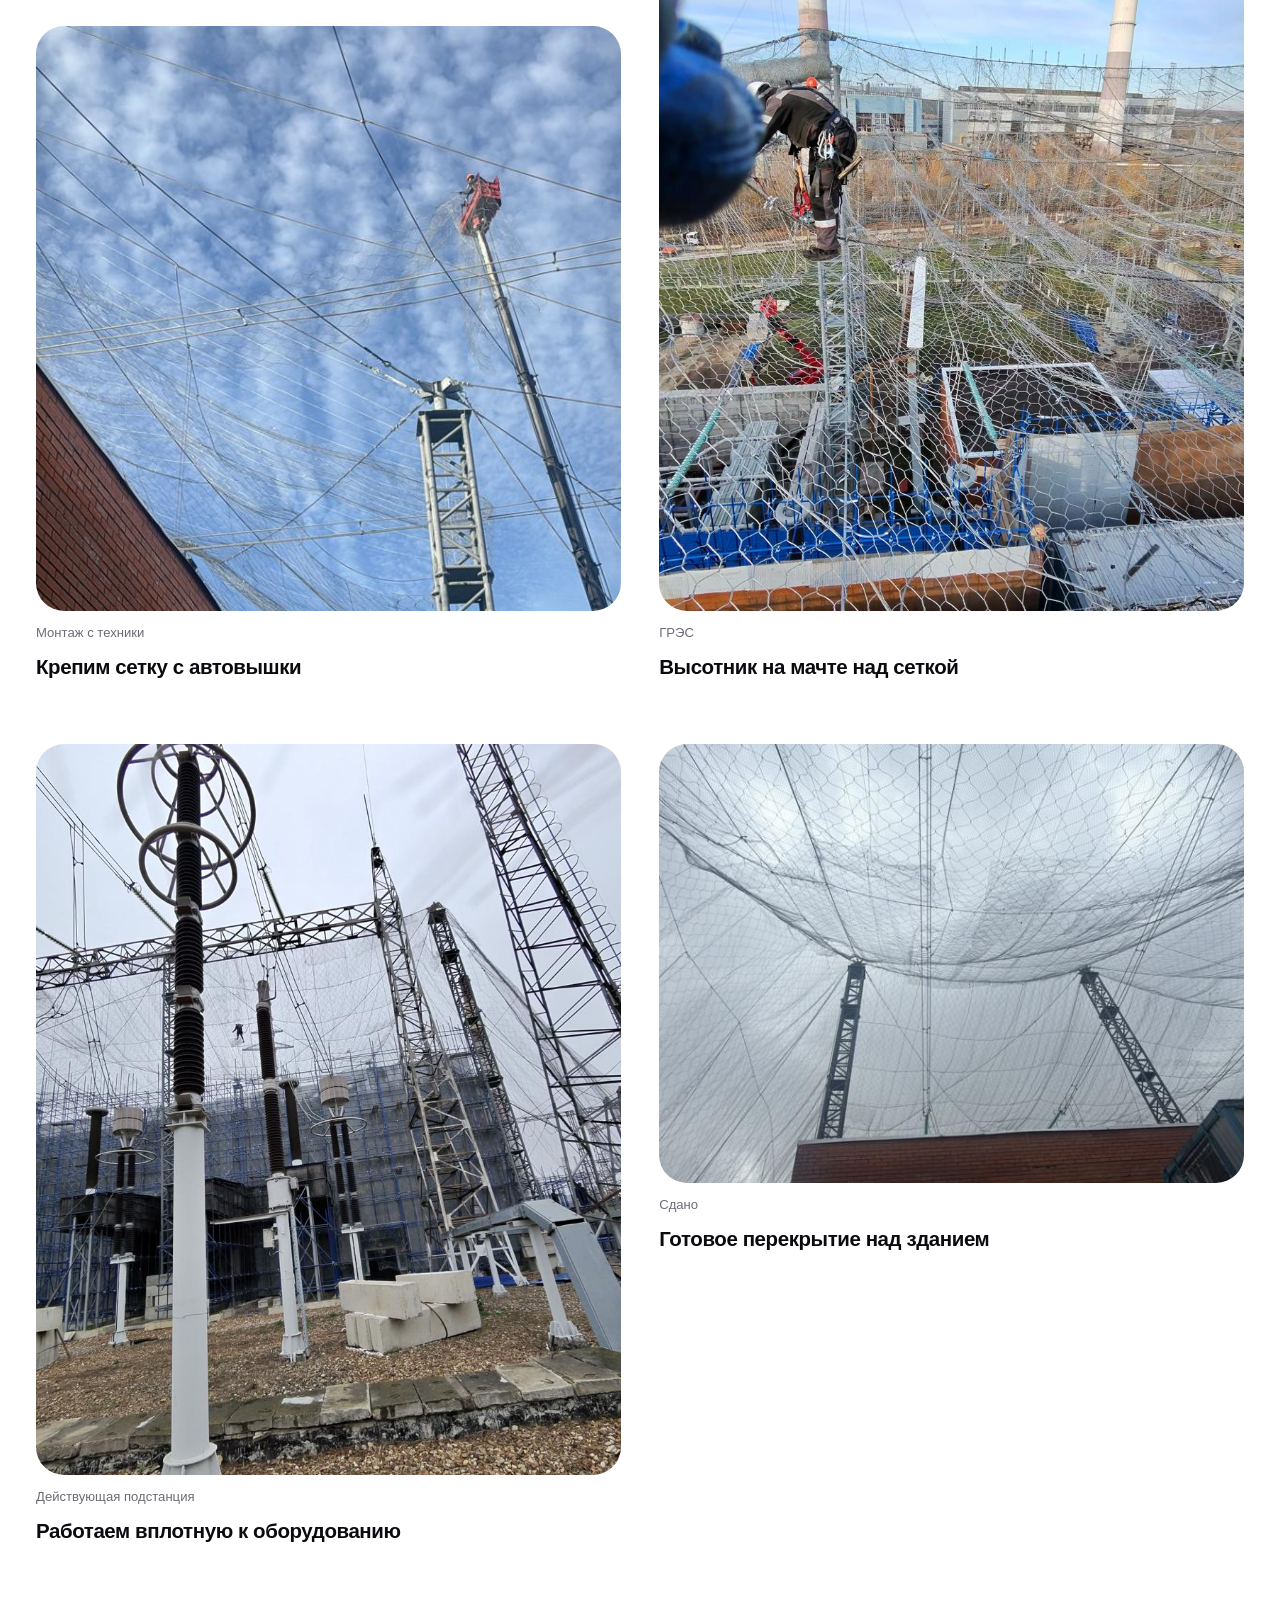
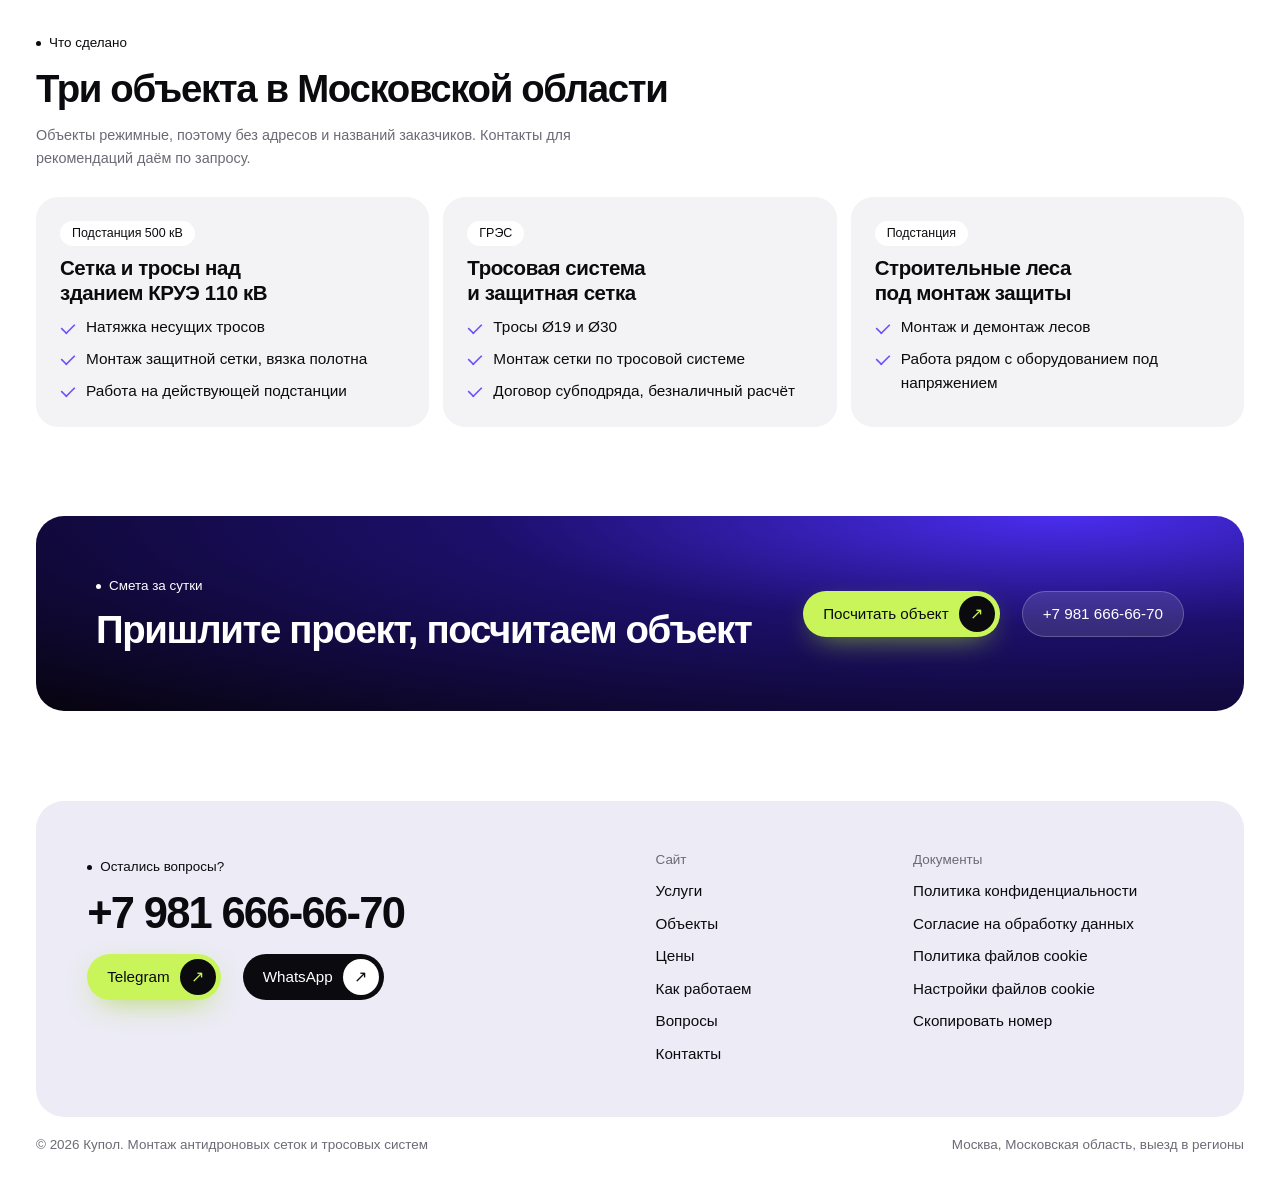
<file: obekty.html>
<!DOCTYPE html>
<html lang="ru">
<head>
<meta charset="utf-8">
<meta name="viewport" content="width=device-width, initial-scale=1, viewport-fit=cover">
<title>Объекты · Купол</title>
<meta name="description" content="Не рендеры и не картинки из интернета. Всё снято на наших объектах.">
<meta property="og:title" content="Объекты · Купол">
<meta property="og:description" content="Не рендеры и не картинки из интернета. Всё снято на наших объектах.">
<meta property="og:type" content="website">
<meta name="theme-color" content="#ffffff">
<link rel="icon" href="data:image/svg+xml,%3Csvg xmlns='http://www.w3.org/2000/svg' viewBox='0 0 32 32'%3E%3Crect width='32' height='32' rx='9' fill='%23C9F55B'/%3E%3Cpath d='M5 22 Q16 4 27 22M5 22 Q16 16 27 22M16 9v11' fill='none' stroke='%230B0B0F' stroke-width='2.2' stroke-linecap='round'/%3E%3C/svg%3E">
<link rel="stylesheet" href="assets/style.css?v=15">
</head>
<body>
<nav class="nav" aria-label="Главное меню"><div>
  <a class="logo" href="index.html"><svg viewBox="0 0 26 26" fill="none" stroke="currentColor" stroke-width="1.8" stroke-linecap="round" aria-hidden="true"><path d="M2 19 Q13 1 24 19"/><path d="M2 19 Q13 13 24 19"/><path d="M7.5 12 Q13 16.5 18.5 12M13 6.5V16"/><path d="M5 19v5M21 19v5"/></svg>купол</a>
  <a class="l" href="uslugi.html">Услуги</a>
  <a class="l" href="obekty.html" aria-current="page">Объекты</a>
  <a class="l" href="ceny.html">Цены</a>
  <a class="l" href="etapy.html">Как работаем</a>
  <a class="l" href="faq.html">Вопросы</a>
  <a class="l" href="kontakty.html">Контакты</a>
  <a class="pill lime cta" href="kontakty.html#form">Посчитать объект<i>↗</i></a>
  <button class="burger" type="button" aria-label="Открыть меню" aria-expanded="false" aria-controls="sheet"><span></span></button>
</div></nav>
<div class="sheet" id="sheet">
  <a href="uslugi.html">Услуги</a>
  <a href="obekty.html">Объекты</a>
  <a href="ceny.html">Цены</a>
  <a href="etapy.html">Как работаем</a>
  <a href="faq.html">Вопросы</a>
  <a href="kontakty.html">Контакты</a>
  <span class="gap"></span>
  <a class="small" href="tel:+79816666670">+7 981 666-66-70</a>
  <a class="small" href="policy.html">Политика конфиденциальности</a>
  <a class="small" href="cookies.html">Файлы cookie</a>
</div>

<main>
<section class="page-head">
  <div class="wrap">
    <a class="dot" href="index.html">Главная</a>
    <h1 class="rv">Свои объекты, свои фото</h1>
    <p class="rv d1">Не рендеры и не картинки из интернета. Всё снято на наших объектах.</p>
  </div>
</section>
<div class="wrap"><div class="band rv"><img src="img/kupol.jpg" alt="Натянутая защитная сетка на мачтах над зданиями" decoding="async"></div></div>
<section style="padding-top:clamp(28px,4vw,56px)">
  <div class="wrap works">
    <div class="col">
      <div class="work rv"><div class="ph a45"><img src="img/tros.jpg" alt="Несущий трос с зажимами и сетка над подстанцией" loading="lazy" decoding="async"></div><small>Тросовая система</small><h3>Несущий трос, зажимы, полотно сверху</h3></div>
      <div class="work rv"><div class="ph a11"><img src="img/vyshka.jpg" alt="Монтажник в люльке автовышки крепит сетку к тросам" loading="lazy" decoding="async"></div><small>Монтаж с техники</small><h3>Крепим сетку с автовышки</h3></div>
      <div class="work rv"><div class="ph a45"><img src="img/ps.jpg" alt="Сетка и леса вокруг здания рядом с высоковольтным оборудованием" loading="lazy" decoding="async"></div><small>Действующая подстанция</small><h3>Работаем вплотную к оборудованию</h3></div>
    </div>
    <div class="col">
      <div class="work rv"><div class="ph a11"><img src="img/vyazka.jpg" alt="Два монтажника раскатывают сетку на тросах над подстанцией" loading="lazy" decoding="async"></div><small>Высотные работы</small><h3>Вязка полотна на высоте</h3></div>
      <div class="work rv"><div class="ph a45"><img src="img/gres.jpg" alt="Промышленный альпинист на вершине мачты над сеткой, на фоне трубы ГРЭС" loading="lazy" decoding="async"></div><small>ГРЭС</small><h3>Высотник на мачте над сеткой</h3></div>
      <div class="work rv"><div class="ph a43"><img src="img/zdanie.jpg" alt="Готовая сетка на мачтах над зданием подстанции" loading="lazy" decoding="async"></div><small>Сдано</small><h3>Готовое перекрытие над зданием</h3></div>
    </div>
  </div>
</section>
<section style="padding-top:0">
  <div class="wrap">
    <div class="rv" style="display:grid;gap:14px;margin-bottom:28px"><span class="dot">Что сделано</span><h2>Три объекта в Московской области</h2><p class="hint" style="max-width:44em">Объекты режимные, поэтому без адресов и названий заказчиков. Контакты для рекомендаций даём по запросу.</p></div>
<div class="grid3"><div class="svc rv"><small class="chip">Подстанция 500 кВ</small><h3>Сетка и тросы над зданием КРУЭ 110 кВ</h3><ul class="ticks"><li>Натяжка несущих тросов</li><li>Монтаж защитной сетки, вязка полотна</li><li>Работа на действующей подстанции</li></ul></div><div class="svc rv"><small class="chip">ГРЭС</small><h3>Тросовая система и защитная сетка</h3><ul class="ticks"><li>Тросы Ø19 и Ø30</li><li>Монтаж сетки по тросовой системе</li><li>Договор субподряда, безналичный расчёт</li></ul></div><div class="svc rv"><small class="chip">Подстанция</small><h3>Строительные леса под монтаж защиты</h3><ul class="ticks"><li>Монтаж и демонтаж лесов</li><li>Работа рядом с оборудованием под напряжением</li></ul></div></div>
  </div>
</section>
<section style="padding-top:0">
  <div class="wrap">
    <div class="ctaband rv">
      <div style="display:grid;gap:12px"><span class="dot">Смета за сутки</span><h2>Пришлите проект, посчитаем объект</h2></div>
      <div class="acts" style="margin-top:0">
        <a class="pill lime" href="kontakty.html#form">Посчитать объект<i>↗</i></a>
        <a class="pill ghostw" href="tel:+79816666670">+7 981 666-66-70</a>
      </div>
    </div>
  </div>
</section>
</main>
<footer id="contact">
  <div class="wrap">
    <div class="foot rv">
      <div>
        <span class="dot">Остались вопросы?</span><br>
        <a class="tel" href="tel:+79816666670">+7 981 666-66-70</a>
        <div class="acts" style="margin-top:0">
          <a class="pill lime" href="https://t.me/+79816666670" target="_blank" rel="noopener">Telegram<i>↗</i></a>
          <a class="pill black" href="https://wa.me/79816666670" target="_blank" rel="noopener">WhatsApp<i>↗</i></a>
        </div>
      </div>
      <div>
        <h4>Сайт</h4>
        <ul>
          <li><a href="uslugi.html">Услуги</a></li>
          <li><a href="obekty.html">Объекты</a></li>
          <li><a href="ceny.html">Цены</a></li>
          <li><a href="etapy.html">Как работаем</a></li>
          <li><a href="faq.html">Вопросы</a></li>
          <li><a href="kontakty.html">Контакты</a></li>
        </ul>
      </div>
      <div>
        <h4>Документы</h4>
        <ul>
          <li><a href="policy.html">Политика конфиденциальности</a></li>
          <li><a href="consent.html">Согласие на обработку данных</a></li>
          <li><a href="cookies.html">Политика файлов cookie</a></li>
          <li><button class="linkbtn" type="button" data-cookie-settings>Настройки файлов cookie</button></li>
          <li><button class="linkbtn" type="button" data-copy>Скопировать номер</button></li>
        </ul>
      </div>
    </div>
    <div class="legal"><span>© 2026 Купол. Монтаж антидроновых сеток и тросовых систем</span><span>Москва, Московская область, выезд в регионы</span></div>
  </div>
</footer>
<a class="badge" href="kontakty.html#form" aria-label="Посчитать объект">
  <svg class="t" viewBox="0 0 128 128" aria-hidden="true"><defs><path id="circ" d="M64,64 m-48,0 a48,48 0 1,1 96,0 a48,48 0 1,1 -96,0"/></defs><text><textPath href="#circ">Посчитать объект · Посчитать объект · </textPath></text></svg>
  <svg width="42" height="42" viewBox="0 0 26 26" fill="none" stroke="#0B0B0F" stroke-width="1.6" stroke-linecap="round" aria-hidden="true"><path d="M2 19 Q13 1 24 19"/><path d="M2 19 Q13 13 24 19"/><path d="M7.5 12 Q13 16.5 18.5 12M13 6.5V16"/><path d="M5 19v5M21 19v5"/></svg>
</a>
<div class="dock">
  <a class="pill black" href="tel:+79816666670">Позвонить<i>↗</i></a>
  <a class="pill lime" href="https://t.me/+79816666670" target="_blank" rel="noopener">Telegram<i>↗</i></a>
</div>
<div class="cookie" id="cookie" role="dialog" aria-live="polite" aria-label="Cookies" hidden>
  <p>Сайт использует файлы cookie и Яндекс Метрику, чтобы понимать, какие страницы полезны. Метрика включится только с вашего согласия. <a href="cookies.html">Подробнее</a></p>
  <div class="btns">
    <button class="pill lime" type="button" data-ck="all">Принять все</button>
    <button class="pill ghostd" type="button" data-ck="need">Только необходимые</button>
  </div>
</div>
<script src="assets/app.js?v=15"></script>
</body>
</html>
</file>
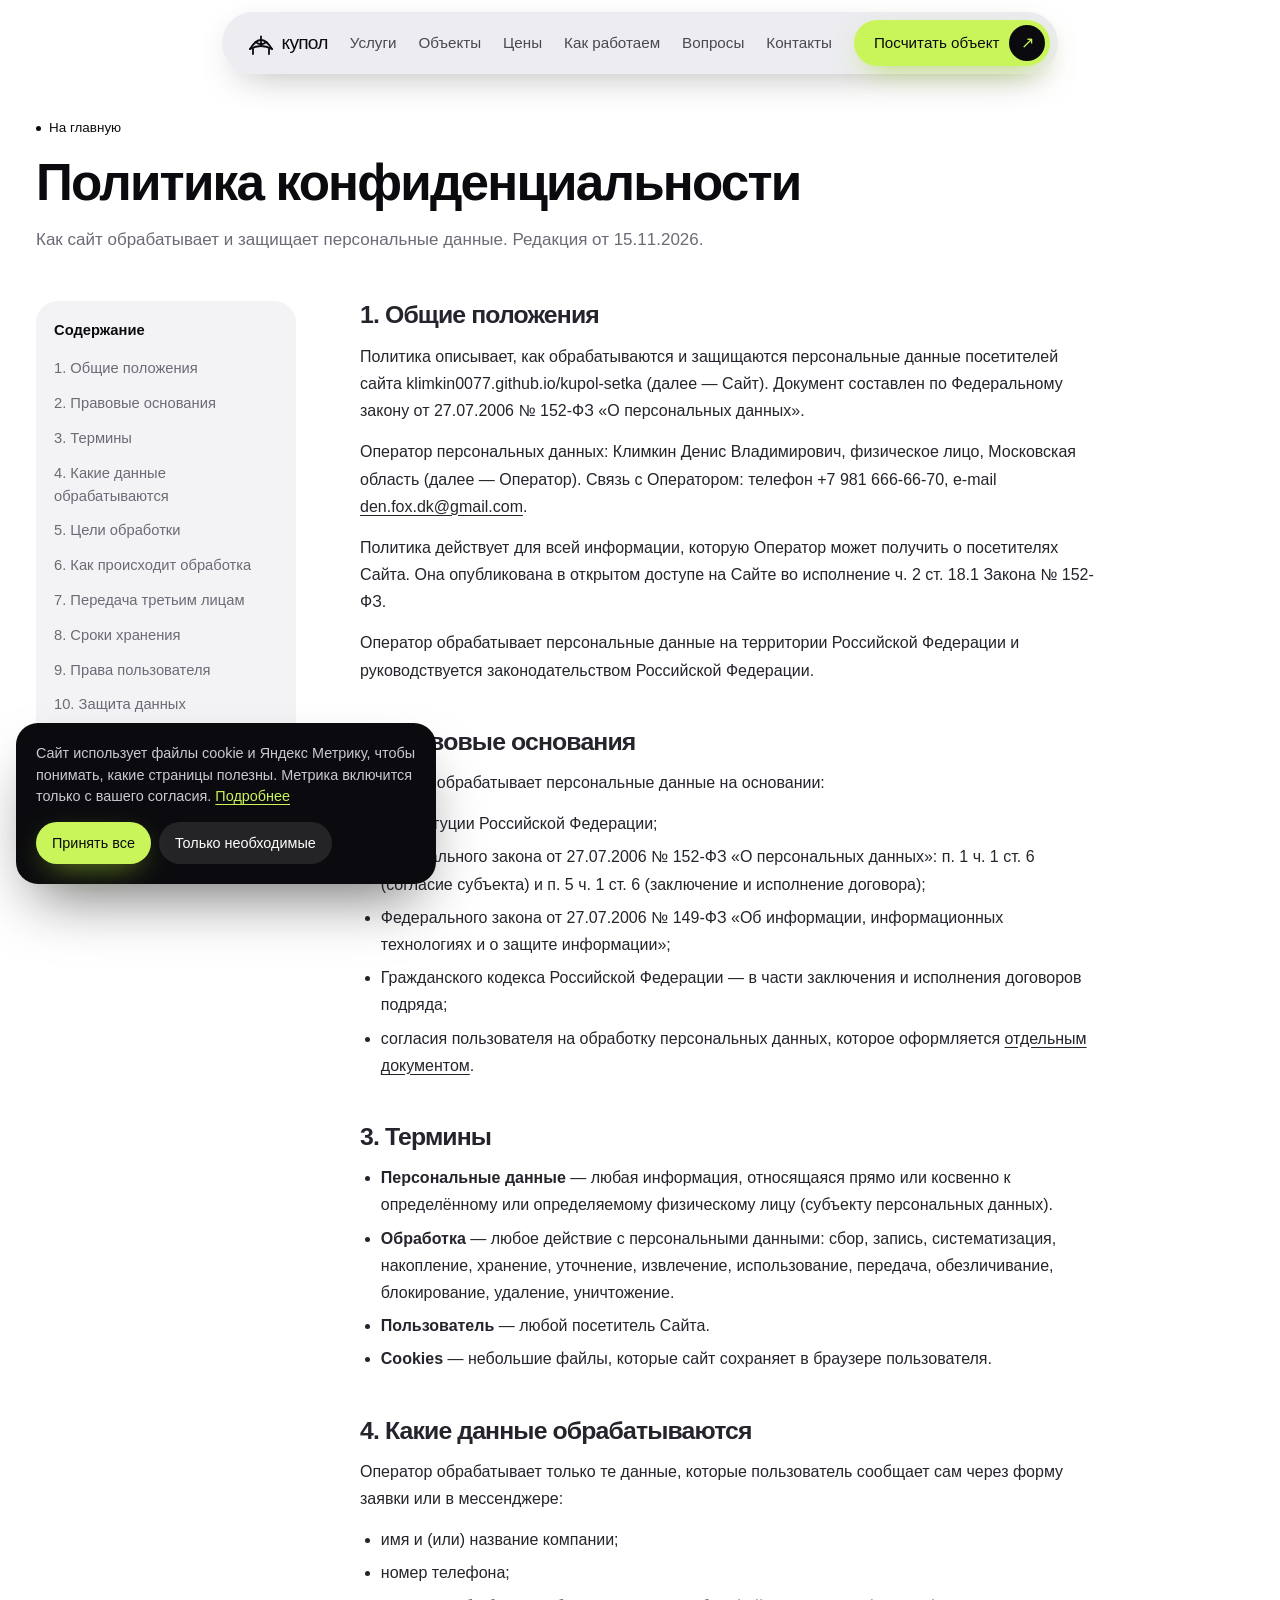
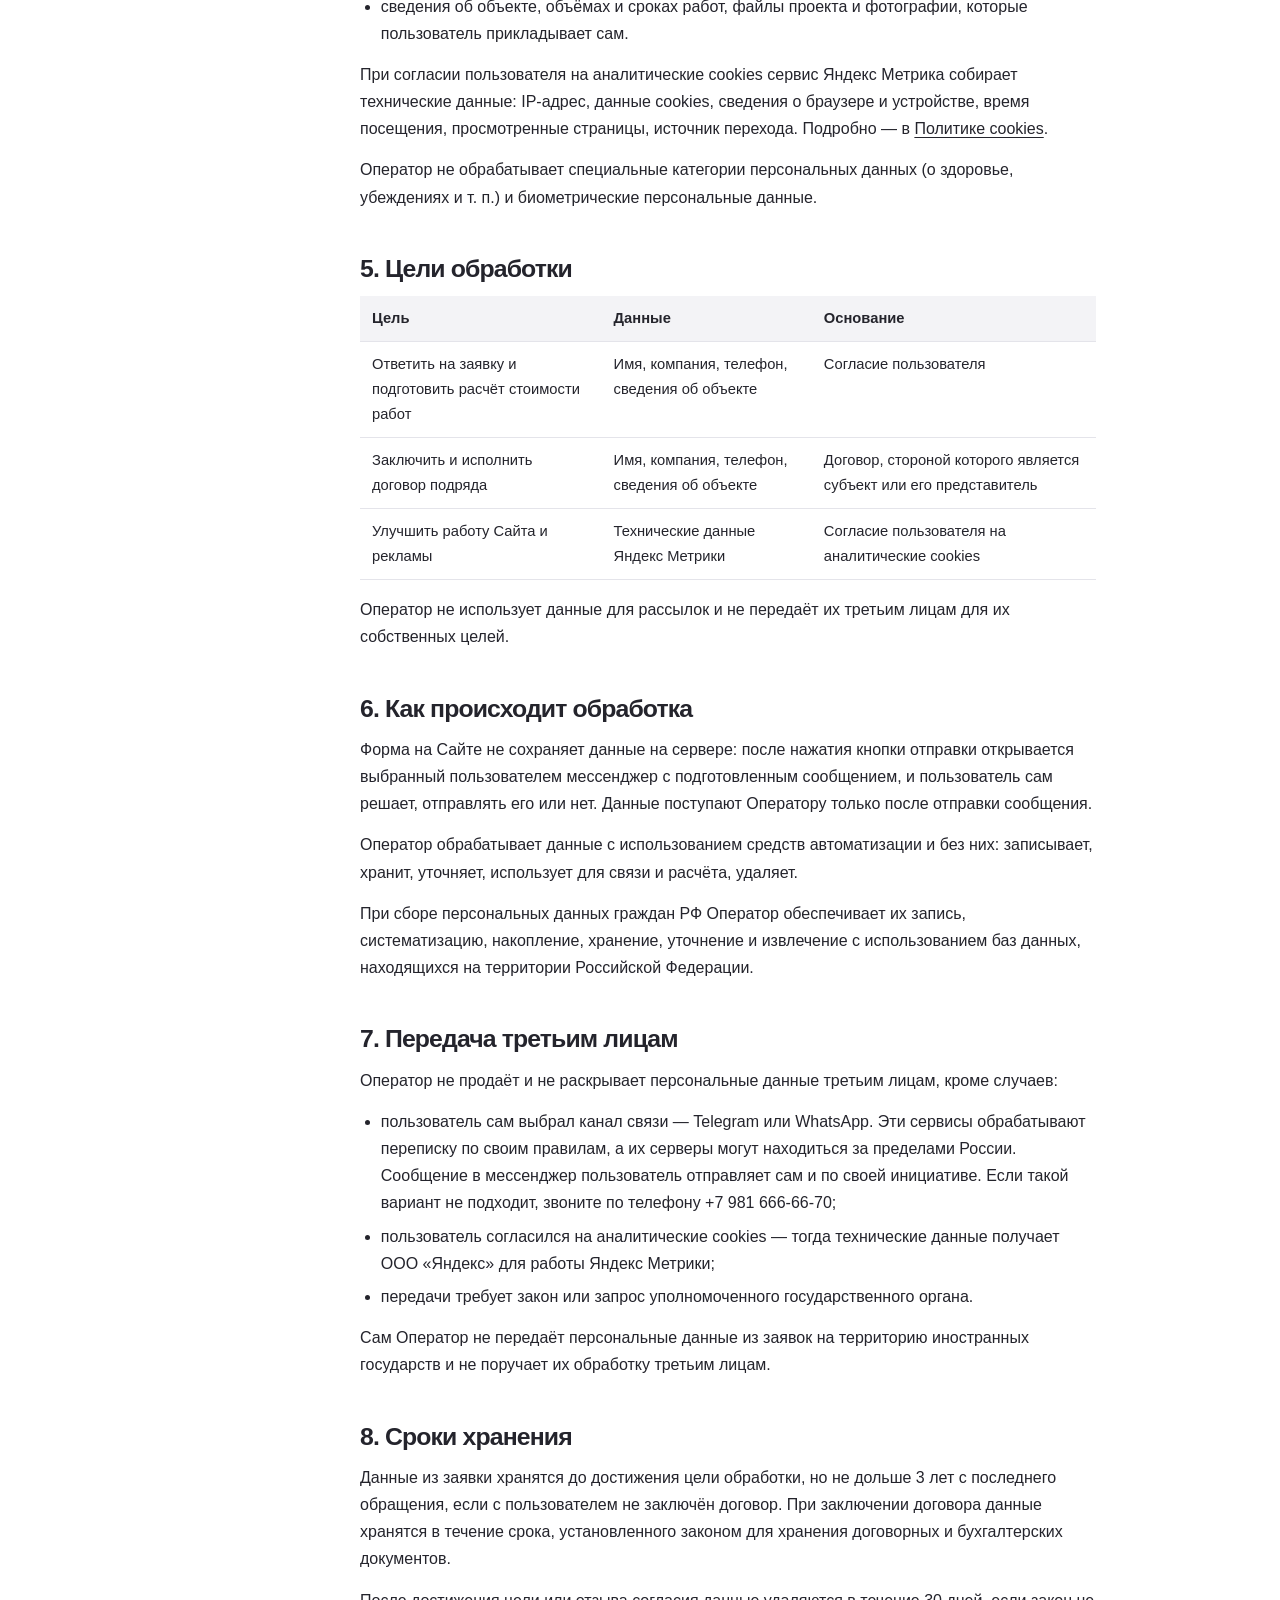
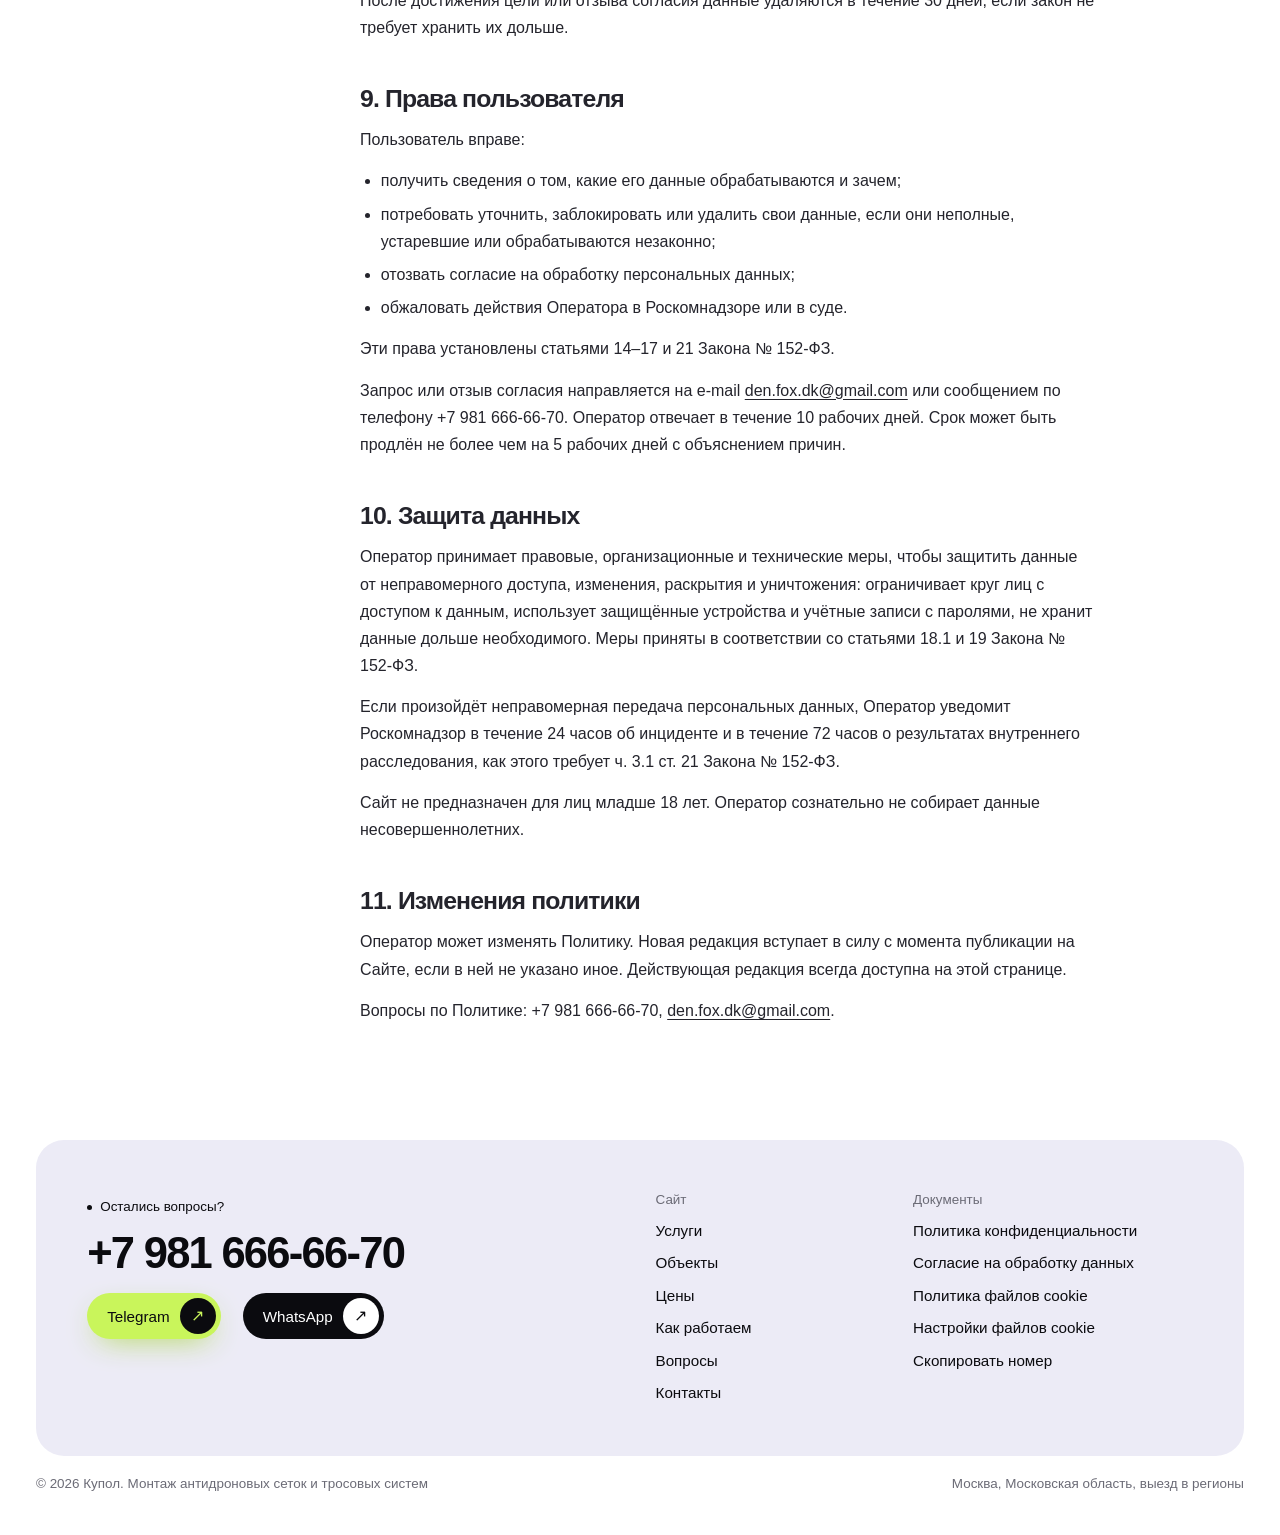
<file: policy.html>
<!DOCTYPE html>
<html lang="ru">
<head>
<meta charset="utf-8">
<meta name="viewport" content="width=device-width, initial-scale=1, viewport-fit=cover">
<title>Политика конфиденциальности · Купол</title>
<meta name="description" content="Как сайт обрабатывает и защищает персональные данные.">
<meta property="og:title" content="Политика конфиденциальности · Купол">
<meta property="og:description" content="Как сайт обрабатывает и защищает персональные данные.">
<meta property="og:type" content="website">
<meta name="theme-color" content="#ffffff">
<link rel="icon" href="data:image/svg+xml,%3Csvg xmlns='http://www.w3.org/2000/svg' viewBox='0 0 32 32'%3E%3Crect width='32' height='32' rx='9' fill='%23C9F55B'/%3E%3Cpath d='M5 22 Q16 4 27 22M5 22 Q16 16 27 22M16 9v11' fill='none' stroke='%230B0B0F' stroke-width='2.2' stroke-linecap='round'/%3E%3C/svg%3E">
<link rel="stylesheet" href="assets/style.css?v=15">
</head>
<body>
<nav class="nav" aria-label="Главное меню"><div>
  <a class="logo" href="index.html"><svg viewBox="0 0 26 26" fill="none" stroke="currentColor" stroke-width="1.8" stroke-linecap="round" aria-hidden="true"><path d="M2 19 Q13 1 24 19"/><path d="M2 19 Q13 13 24 19"/><path d="M7.5 12 Q13 16.5 18.5 12M13 6.5V16"/><path d="M5 19v5M21 19v5"/></svg>купол</a>
  <a class="l" href="uslugi.html">Услуги</a>
  <a class="l" href="obekty.html">Объекты</a>
  <a class="l" href="ceny.html">Цены</a>
  <a class="l" href="etapy.html">Как работаем</a>
  <a class="l" href="faq.html">Вопросы</a>
  <a class="l" href="kontakty.html">Контакты</a>
  <a class="pill lime cta" href="kontakty.html#form">Посчитать объект<i>↗</i></a>
  <button class="burger" type="button" aria-label="Открыть меню" aria-expanded="false" aria-controls="sheet"><span></span></button>
</div></nav>
<div class="sheet" id="sheet">
  <a href="uslugi.html">Услуги</a>
  <a href="obekty.html">Объекты</a>
  <a href="ceny.html">Цены</a>
  <a href="etapy.html">Как работаем</a>
  <a href="faq.html">Вопросы</a>
  <a href="kontakty.html">Контакты</a>
  <span class="gap"></span>
  <a class="small" href="tel:+79816666670">+7 981 666-66-70</a>
  <a class="small" href="policy.html">Политика конфиденциальности</a>
  <a class="small" href="cookies.html">Файлы cookie</a>
</div>

<main>
<section class="page-head">
  <div class="wrap">
    <a class="dot" href="index.html">На главную</a>
    <h1 class="rv">Политика конфиденциальности</h1>
    <p class="rv d1">Как сайт обрабатывает и защищает персональные данные. Редакция от 15.11.2026.</p>
  </div>
</section>
<div class="wrap doc">
  <nav class="toc" aria-label="Содержание">
    <b>Содержание</b>
    <a href="#s1">1. Общие положения</a>
    <a href="#s2">2. Правовые основания</a>
    <a href="#s3">3. Термины</a>
    <a href="#s4">4. Какие данные обрабатываются</a>
    <a href="#s5">5. Цели обработки</a>
    <a href="#s6">6. Как происходит обработка</a>
    <a href="#s7">7. Передача третьим лицам</a>
    <a href="#s8">8. Сроки хранения</a>
    <a href="#s9">9. Права пользователя</a>
    <a href="#s10">10. Защита данных</a>
    <a href="#s11">11. Изменения политики</a>
  </nav>
  <article class="prose">

<h2 id="s1">1. Общие положения</h2>
<p>Политика описывает, как обрабатываются и защищаются персональные данные посетителей сайта klimkin0077.github.io/kupol-setka (далее — Сайт). Документ составлен по Федеральному закону от 27.07.2006 № 152-ФЗ «О персональных данных».</p>
<p>Оператор персональных данных: Климкин Денис Владимирович, физическое лицо, Московская область (далее — Оператор). Связь с Оператором: телефон +7 981 666-66-70, e-mail <a href="mailto:den.fox.dk@gmail.com">den.fox.dk@gmail.com</a>.</p>
<p>Политика действует для всей информации, которую Оператор может получить о посетителях Сайта. Она опубликована в открытом доступе на Сайте во исполнение ч. 2 ст. 18.1 Закона № 152-ФЗ.</p>
<p>Оператор обрабатывает персональные данные на территории Российской Федерации и руководствуется законодательством Российской Федерации.</p>
<h2 id="s2">2. Правовые основания</h2>
<p>Оператор обрабатывает персональные данные на основании:</p>
<ul>
<li>Конституции Российской Федерации;</li>
<li>Федерального закона от 27.07.2006 № 152-ФЗ «О персональных данных»: п. 1 ч. 1 ст. 6 (согласие субъекта) и п. 5 ч. 1 ст. 6 (заключение и исполнение договора);</li>
<li>Федерального закона от 27.07.2006 № 149-ФЗ «Об информации, информационных технологиях и о защите информации»;</li>
<li>Гражданского кодекса Российской Федерации — в части заключения и исполнения договоров подряда;</li>
<li>согласия пользователя на обработку персональных данных, которое оформляется <a href="consent.html">отдельным документом</a>.</li>
</ul>
<h2 id="s3">3. Термины</h2>
<ul>
<li><b>Персональные данные</b> — любая информация, относящаяся прямо или косвенно к определённому или определяемому физическому лицу (субъекту персональных данных).</li>
<li><b>Обработка</b> — любое действие с персональными данными: сбор, запись, систематизация, накопление, хранение, уточнение, извлечение, использование, передача, обезличивание, блокирование, удаление, уничтожение.</li>
<li><b>Пользователь</b> — любой посетитель Сайта.</li>
<li><b>Cookies</b> — небольшие файлы, которые сайт сохраняет в браузере пользователя.</li>
</ul>
<h2 id="s4">4. Какие данные обрабатываются</h2>
<p>Оператор обрабатывает только те данные, которые пользователь сообщает сам через форму заявки или в мессенджере:</p>
<ul>
<li>имя и (или) название компании;</li>
<li>номер телефона;</li>
<li>сведения об объекте, объёмах и сроках работ, файлы проекта и фотографии, которые пользователь прикладывает сам.</li>
</ul>
<p>При согласии пользователя на аналитические cookies сервис Яндекс Метрика собирает технические данные: IP-адрес, данные cookies, сведения о браузере и устройстве, время посещения, просмотренные страницы, источник перехода. Подробно — в <a href="cookies.html">Политике cookies</a>.</p>
<p>Оператор не обрабатывает специальные категории персональных данных (о здоровье, убеждениях и т. п.) и биометрические персональные данные.</p>
<h2 id="s5">5. Цели обработки</h2>
<div class="tbl"><table>
<tr><th>Цель</th><th>Данные</th><th>Основание</th></tr>
<tr><td>Ответить на заявку и подготовить расчёт стоимости работ</td><td>Имя, компания, телефон, сведения об объекте</td><td>Согласие пользователя</td></tr>
<tr><td>Заключить и исполнить договор подряда</td><td>Имя, компания, телефон, сведения об объекте</td><td>Договор, стороной которого является субъект или его представитель</td></tr>
<tr><td>Улучшить работу Сайта и рекламы</td><td>Технические данные Яндекс Метрики</td><td>Согласие пользователя на аналитические cookies</td></tr>
</table></div>
<p>Оператор не использует данные для рассылок и не передаёт их третьим лицам для их собственных целей.</p>
<h2 id="s6">6. Как происходит обработка</h2>
<p>Форма на Сайте не сохраняет данные на сервере: после нажатия кнопки отправки открывается выбранный пользователем мессенджер с подготовленным сообщением, и пользователь сам решает, отправлять его или нет. Данные поступают Оператору только после отправки сообщения.</p>
<p>Оператор обрабатывает данные с использованием средств автоматизации и без них: записывает, хранит, уточняет, использует для связи и расчёта, удаляет.</p>
<p>При сборе персональных данных граждан РФ Оператор обеспечивает их запись, систематизацию, накопление, хранение, уточнение и извлечение с использованием баз данных, находящихся на территории Российской Федерации.</p>
<h2 id="s7">7. Передача третьим лицам</h2>
<p>Оператор не продаёт и не раскрывает персональные данные третьим лицам, кроме случаев:</p>
<ul>
<li>пользователь сам выбрал канал связи — Telegram или WhatsApp. Эти сервисы обрабатывают переписку по своим правилам, а их серверы могут находиться за пределами России. Сообщение в мессенджер пользователь отправляет сам и по своей инициативе. Если такой вариант не подходит, звоните по телефону +7 981 666-66-70;</li>
<li>пользователь согласился на аналитические cookies — тогда технические данные получает ООО «Яндекс» для работы Яндекс Метрики;</li>
<li>передачи требует закон или запрос уполномоченного государственного органа.</li>
</ul>
<p>Сам Оператор не передаёт персональные данные из заявок на территорию иностранных государств и не поручает их обработку третьим лицам.</p>
<h2 id="s8">8. Сроки хранения</h2>
<p>Данные из заявки хранятся до достижения цели обработки, но не дольше 3 лет с последнего обращения, если с пользователем не заключён договор. При заключении договора данные хранятся в течение срока, установленного законом для хранения договорных и бухгалтерских документов.</p>
<p>После достижения цели или отзыва согласия данные удаляются в течение 30 дней, если закон не требует хранить их дольше.</p>
<h2 id="s9">9. Права пользователя</h2>
<p>Пользователь вправе:</p>
<ul>
<li>получить сведения о том, какие его данные обрабатываются и зачем;</li>
<li>потребовать уточнить, заблокировать или удалить свои данные, если они неполные, устаревшие или обрабатываются незаконно;</li>
<li>отозвать согласие на обработку персональных данных;</li>
<li>обжаловать действия Оператора в Роскомнадзоре или в суде.</li>
</ul>
<p>Эти права установлены статьями 14–17 и 21 Закона № 152-ФЗ.</p>
<p>Запрос или отзыв согласия направляется на e-mail <a href="mailto:den.fox.dk@gmail.com">den.fox.dk@gmail.com</a> или сообщением по телефону +7 981 666-66-70. Оператор отвечает в течение 10 рабочих дней. Срок может быть продлён не более чем на 5 рабочих дней с объяснением причин.</p>
<h2 id="s10">10. Защита данных</h2>
<p>Оператор принимает правовые, организационные и технические меры, чтобы защитить данные от неправомерного доступа, изменения, раскрытия и уничтожения: ограничивает круг лиц с доступом к данным, использует защищённые устройства и учётные записи с паролями, не хранит данные дольше необходимого. Меры приняты в соответствии со статьями 18.1 и 19 Закона № 152-ФЗ.</p>
<p>Если произойдёт неправомерная передача персональных данных, Оператор уведомит Роскомнадзор в течение 24 часов об инциденте и в течение 72 часов о результатах внутреннего расследования, как этого требует ч. 3.1 ст. 21 Закона № 152-ФЗ.</p>
<p>Сайт не предназначен для лиц младше 18 лет. Оператор сознательно не собирает данные несовершеннолетних.</p>
<h2 id="s11">11. Изменения политики</h2>
<p>Оператор может изменять Политику. Новая редакция вступает в силу с момента публикации на Сайте, если в ней не указано иное. Действующая редакция всегда доступна на этой странице.</p>
<p>Вопросы по Политике: +7 981 666-66-70, <a href="mailto:den.fox.dk@gmail.com">den.fox.dk@gmail.com</a>.</p>
  </article>
</div>
</main>
<footer id="contact">
  <div class="wrap">
    <div class="foot rv">
      <div>
        <span class="dot">Остались вопросы?</span><br>
        <a class="tel" href="tel:+79816666670">+7 981 666-66-70</a>
        <div class="acts" style="margin-top:0">
          <a class="pill lime" href="https://t.me/+79816666670" target="_blank" rel="noopener">Telegram<i>↗</i></a>
          <a class="pill black" href="https://wa.me/79816666670" target="_blank" rel="noopener">WhatsApp<i>↗</i></a>
        </div>
      </div>
      <div>
        <h4>Сайт</h4>
        <ul>
          <li><a href="uslugi.html">Услуги</a></li>
          <li><a href="obekty.html">Объекты</a></li>
          <li><a href="ceny.html">Цены</a></li>
          <li><a href="etapy.html">Как работаем</a></li>
          <li><a href="faq.html">Вопросы</a></li>
          <li><a href="kontakty.html">Контакты</a></li>
        </ul>
      </div>
      <div>
        <h4>Документы</h4>
        <ul>
          <li><a href="policy.html">Политика конфиденциальности</a></li>
          <li><a href="consent.html">Согласие на обработку данных</a></li>
          <li><a href="cookies.html">Политика файлов cookie</a></li>
          <li><button class="linkbtn" type="button" data-cookie-settings>Настройки файлов cookie</button></li>
          <li><button class="linkbtn" type="button" data-copy>Скопировать номер</button></li>
        </ul>
      </div>
    </div>
    <div class="legal"><span>© 2026 Купол. Монтаж антидроновых сеток и тросовых систем</span><span>Москва, Московская область, выезд в регионы</span></div>
  </div>
</footer>

<div class="dock">
  <a class="pill black" href="tel:+79816666670">Позвонить<i>↗</i></a>
  <a class="pill lime" href="https://t.me/+79816666670" target="_blank" rel="noopener">Telegram<i>↗</i></a>
</div>
<div class="cookie" id="cookie" role="dialog" aria-live="polite" aria-label="Cookies" hidden>
  <p>Сайт использует файлы cookie и Яндекс Метрику, чтобы понимать, какие страницы полезны. Метрика включится только с вашего согласия. <a href="cookies.html">Подробнее</a></p>
  <div class="btns">
    <button class="pill lime" type="button" data-ck="all">Принять все</button>
    <button class="pill ghostd" type="button" data-ck="need">Только необходимые</button>
  </div>
</div>
<script src="assets/app.js?v=15"></script>
</body>
</html>
</file>
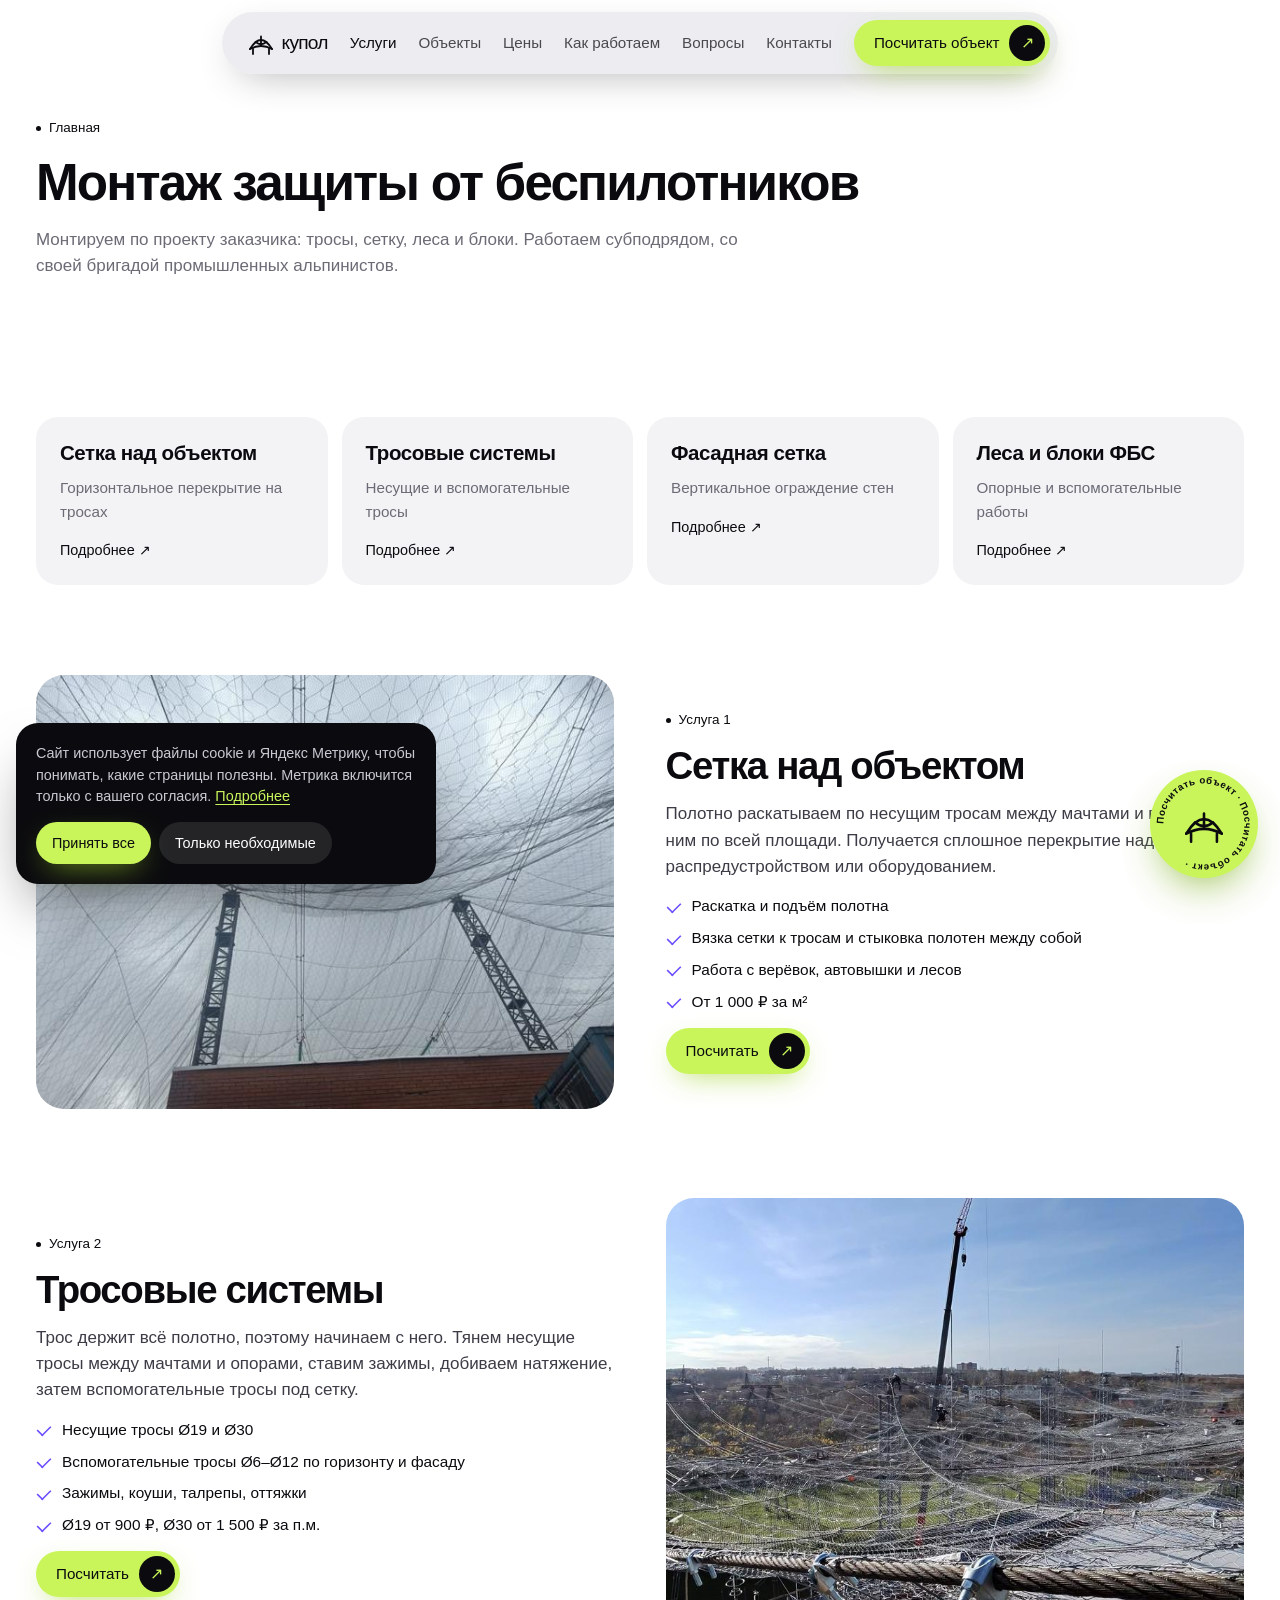
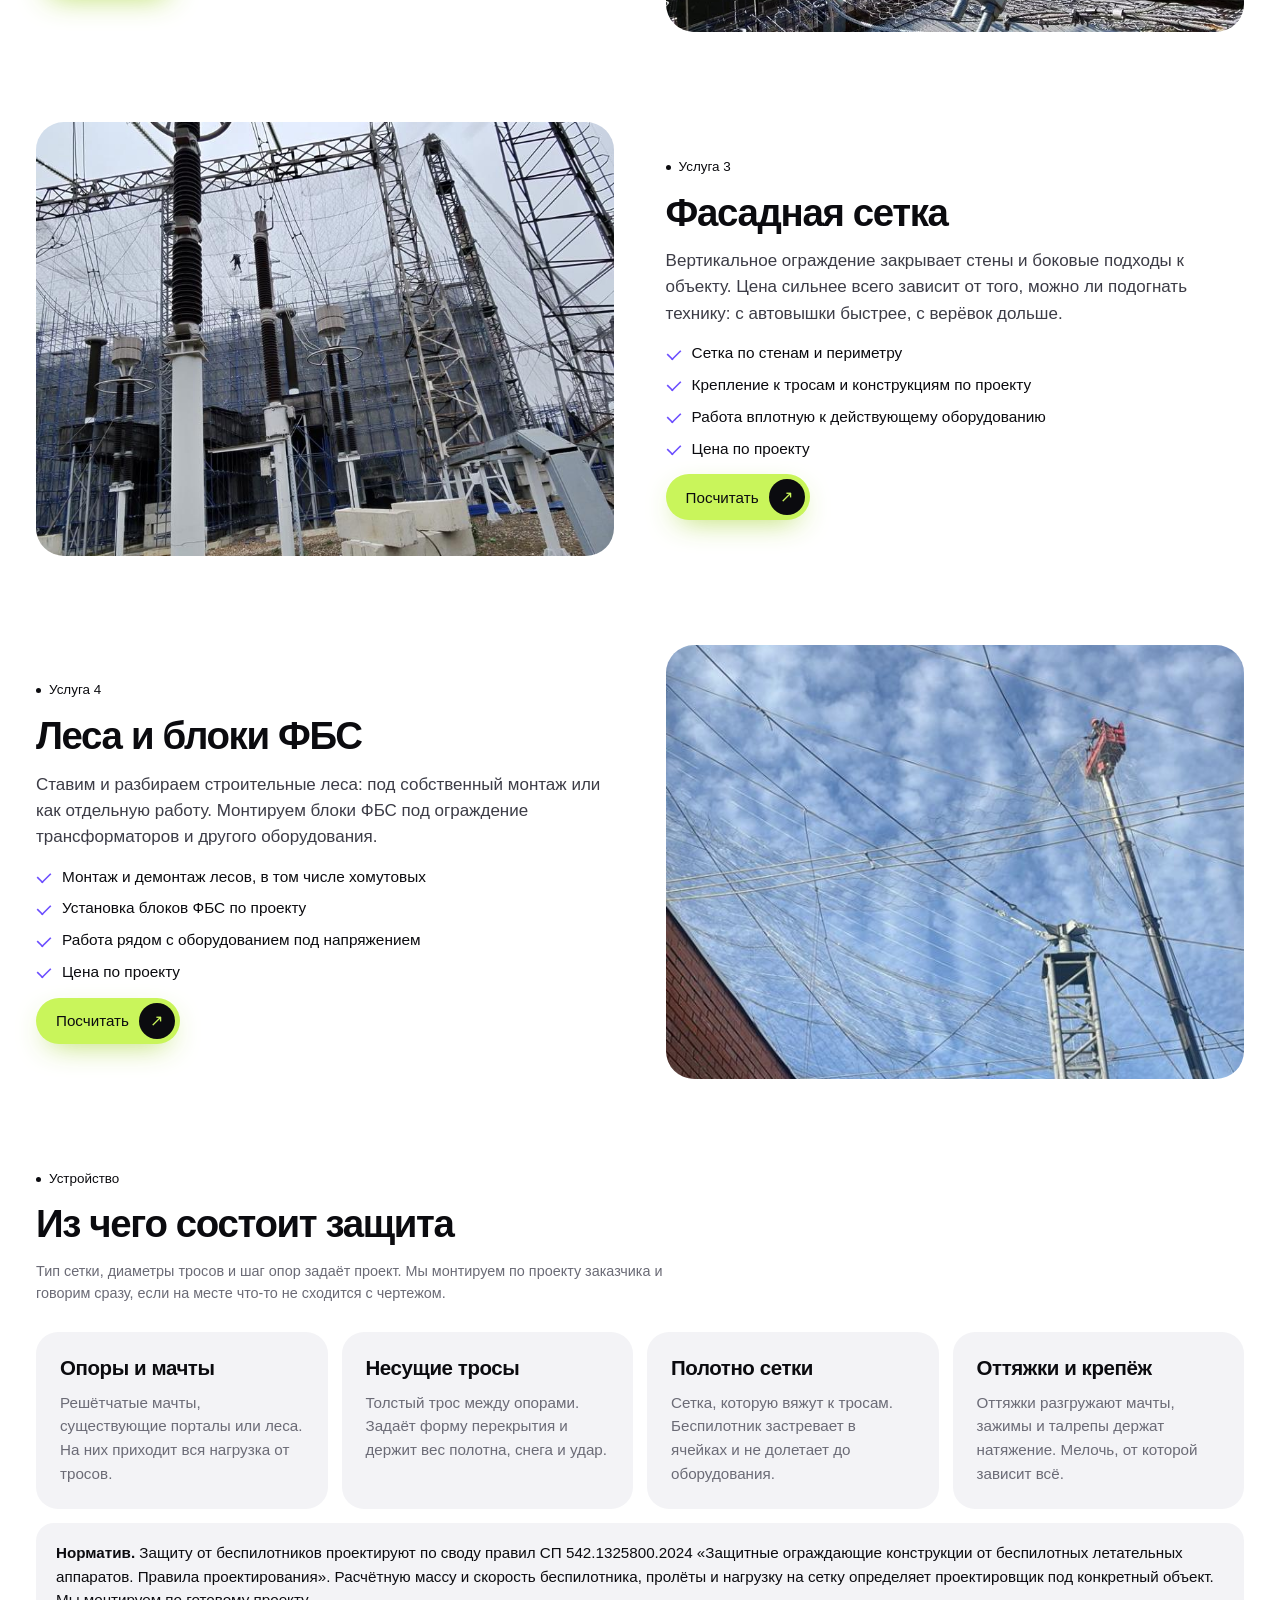
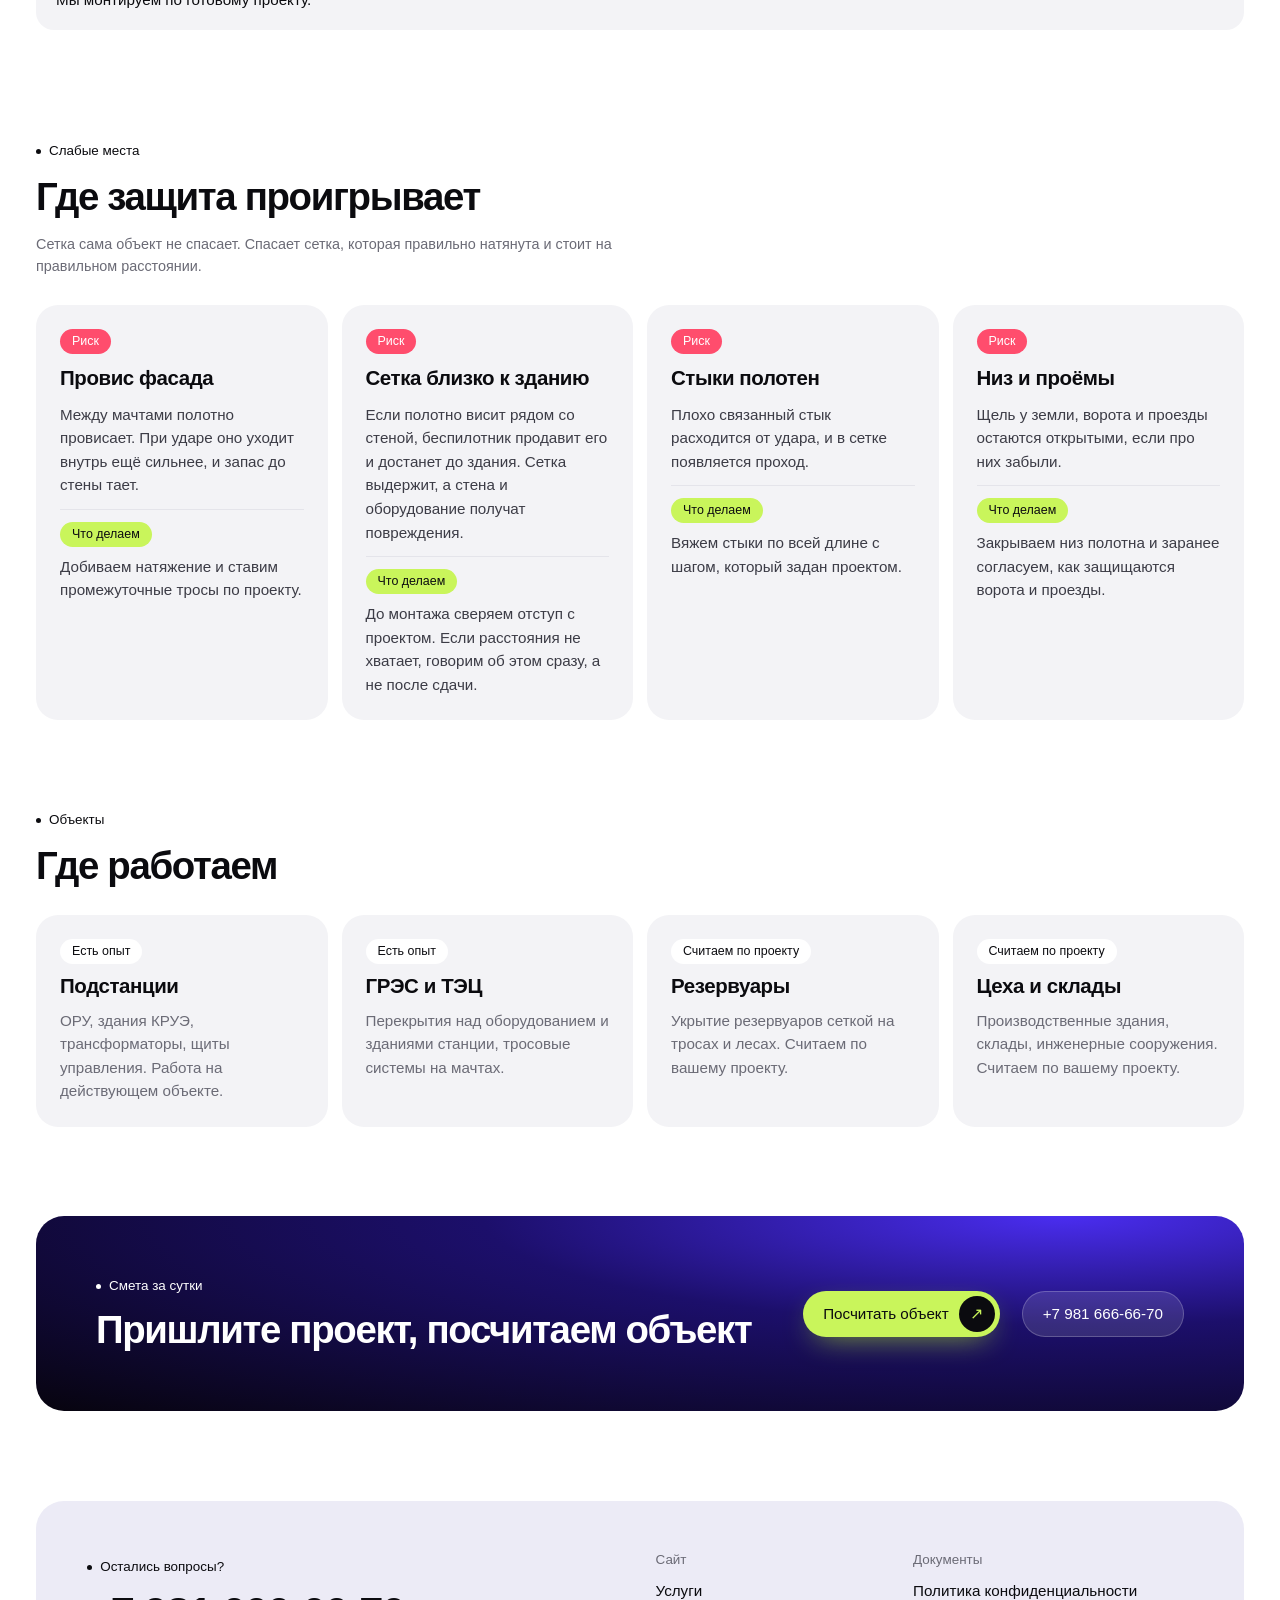
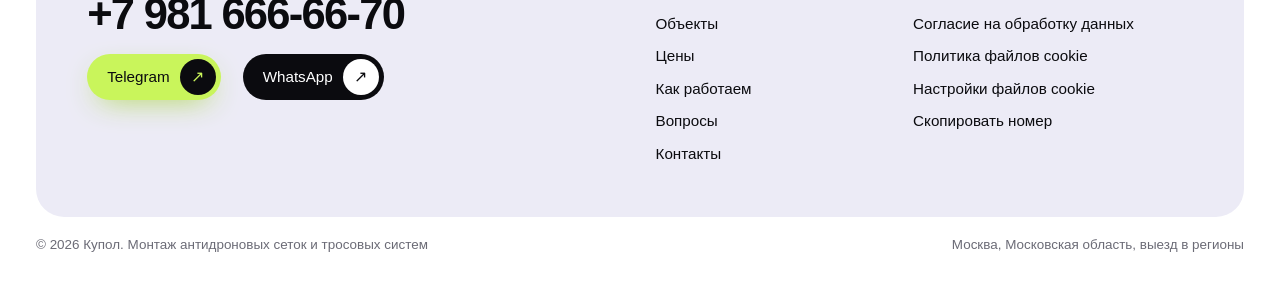
<file: uslugi.html>
<!DOCTYPE html>
<html lang="ru">
<head>
<meta charset="utf-8">
<meta name="viewport" content="width=device-width, initial-scale=1, viewport-fit=cover">
<title>Услуги · Купол</title>
<meta name="description" content="Монтируем по проекту заказчика: тросы, сетку, леса и блоки. Работаем субподрядом, со своей бригадой промышленных альпинистов.">
<meta property="og:title" content="Услуги · Купол">
<meta property="og:description" content="Монтируем по проекту заказчика: тросы, сетку, леса и блоки. Работаем субподрядом, со своей бригадой промышленных альпинистов.">
<meta property="og:type" content="website">
<meta name="theme-color" content="#ffffff">
<link rel="icon" href="data:image/svg+xml,%3Csvg xmlns='http://www.w3.org/2000/svg' viewBox='0 0 32 32'%3E%3Crect width='32' height='32' rx='9' fill='%23C9F55B'/%3E%3Cpath d='M5 22 Q16 4 27 22M5 22 Q16 16 27 22M16 9v11' fill='none' stroke='%230B0B0F' stroke-width='2.2' stroke-linecap='round'/%3E%3C/svg%3E">
<link rel="stylesheet" href="assets/style.css?v=15">
</head>
<body>
<nav class="nav" aria-label="Главное меню"><div>
  <a class="logo" href="index.html"><svg viewBox="0 0 26 26" fill="none" stroke="currentColor" stroke-width="1.8" stroke-linecap="round" aria-hidden="true"><path d="M2 19 Q13 1 24 19"/><path d="M2 19 Q13 13 24 19"/><path d="M7.5 12 Q13 16.5 18.5 12M13 6.5V16"/><path d="M5 19v5M21 19v5"/></svg>купол</a>
  <a class="l" href="uslugi.html" aria-current="page">Услуги</a>
  <a class="l" href="obekty.html">Объекты</a>
  <a class="l" href="ceny.html">Цены</a>
  <a class="l" href="etapy.html">Как работаем</a>
  <a class="l" href="faq.html">Вопросы</a>
  <a class="l" href="kontakty.html">Контакты</a>
  <a class="pill lime cta" href="kontakty.html#form">Посчитать объект<i>↗</i></a>
  <button class="burger" type="button" aria-label="Открыть меню" aria-expanded="false" aria-controls="sheet"><span></span></button>
</div></nav>
<div class="sheet" id="sheet">
  <a href="uslugi.html">Услуги</a>
  <a href="obekty.html">Объекты</a>
  <a href="ceny.html">Цены</a>
  <a href="etapy.html">Как работаем</a>
  <a href="faq.html">Вопросы</a>
  <a href="kontakty.html">Контакты</a>
  <span class="gap"></span>
  <a class="small" href="tel:+79816666670">+7 981 666-66-70</a>
  <a class="small" href="policy.html">Политика конфиденциальности</a>
  <a class="small" href="cookies.html">Файлы cookie</a>
</div>

<main>
<section class="page-head">
  <div class="wrap">
    <a class="dot" href="index.html">Главная</a>
    <h1 class="rv">Монтаж защиты от беспилотников</h1>
    <p class="rv d1">Монтируем по проекту заказчика: тросы, сетку, леса и блоки. Работаем субподрядом, со своей бригадой промышленных альпинистов.</p>
  </div>
</section>

<section><div class="wrap"><div class="grid4">
<a class="svc rv" href="#net"><h3>Сетка над объектом</h3><p>Горизонтальное перекрытие на тросах</p><span class="more-l">Подробнее ↗</span></a>
<a class="svc rv" href="#cable"><h3>Тросовые системы</h3><p>Несущие и вспомогательные тросы</p><span class="more-l">Подробнее ↗</span></a>
<a class="svc rv" href="#facade"><h3>Фасадная сетка</h3><p>Вертикальное ограждение стен</p><span class="more-l">Подробнее ↗</span></a>
<a class="svc rv" href="#scaf"><h3>Леса и блоки ФБС</h3><p>Опорные и вспомогательные работы</p><span class="more-l">Подробнее ↗</span></a>
</div></div></section>
<section id="net" style="padding-top:0">
  <div class="wrap split">
    <div class="ph a43 rv"><img src="img/zdanie.jpg" alt="Сетка на мачтах над зданием подстанции" loading="lazy" decoding="async"></div>
    <div class="rv d1" style="display:grid;gap:14px;align-content:center">
      <span class="dot">Услуга 1</span><h2>Сетка над объектом</h2><p>Полотно раскатываем по несущим тросам между мачтами и вяжем к ним по всей площади. Получается сплошное перекрытие над зданием, распредустройством или оборудованием.</p><ul class="ticks"><li>Раскатка и подъём полотна</li><li>Вязка сетки к тросам и стыковка полотен между собой</li><li>Работа с верёвок, автовышки и лесов</li><li>От 1 000 ₽ за м²</li></ul>
      <div><a class="pill lime" href="kontakty.html#form">Посчитать<i>↗</i></a></div>
    </div>
  </div>
</section>
<section id="cable" style="padding-top:0">
  <div class="wrap split flip">
    <div class="ph a43 rv"><img src="img/tros.jpg" alt="Несущий трос с зажимами над подстанцией" loading="lazy" decoding="async"></div>
    <div class="rv d1" style="display:grid;gap:14px;align-content:center">
      <span class="dot">Услуга 2</span><h2>Тросовые системы</h2><p>Трос держит всё полотно, поэтому начинаем с него. Тянем несущие тросы между мачтами и опорами, ставим зажимы, добиваем натяжение, затем вспомогательные тросы под сетку.</p><ul class="ticks"><li>Несущие тросы Ø19 и Ø30</li><li>Вспомогательные тросы Ø6–Ø12 по горизонту и фасаду</li><li>Зажимы, коуши, талрепы, оттяжки</li><li>Ø19 от 900 ₽, Ø30 от 1 500 ₽ за п.м.</li></ul>
      <div><a class="pill lime" href="kontakty.html#form">Посчитать<i>↗</i></a></div>
    </div>
  </div>
</section>
<section id="facade" style="padding-top:0">
  <div class="wrap split">
    <div class="ph a43 rv"><img src="img/ps.jpg" alt="Сетка и леса вокруг здания рядом с высоковольтным оборудованием" loading="lazy" decoding="async"></div>
    <div class="rv d1" style="display:grid;gap:14px;align-content:center">
      <span class="dot">Услуга 3</span><h2>Фасадная сетка</h2><p>Вертикальное ограждение закрывает стены и боковые подходы к объекту. Цена сильнее всего зависит от того, можно ли подогнать технику: с автовышки быстрее, с верёвок дольше.</p><ul class="ticks"><li>Сетка по стенам и периметру</li><li>Крепление к тросам и конструкциям по проекту</li><li>Работа вплотную к действующему оборудованию</li><li>Цена по проекту</li></ul>
      <div><a class="pill lime" href="kontakty.html#form">Посчитать<i>↗</i></a></div>
    </div>
  </div>
</section>
<section id="scaf" style="padding-top:0">
  <div class="wrap split flip">
    <div class="ph a43 rv"><img src="img/vyshka.jpg" alt="Монтажник в люльке автовышки у сетки" loading="lazy" decoding="async"></div>
    <div class="rv d1" style="display:grid;gap:14px;align-content:center">
      <span class="dot">Услуга 4</span><h2>Леса и блоки ФБС</h2><p>Ставим и разбираем строительные леса: под собственный монтаж или как отдельную работу. Монтируем блоки ФБС под ограждение трансформаторов и другого оборудования.</p><ul class="ticks"><li>Монтаж и демонтаж лесов, в том числе хомутовых</li><li>Установка блоков ФБС по проекту</li><li>Работа рядом с оборудованием под напряжением</li><li>Цена по проекту</li></ul>
      <div><a class="pill lime" href="kontakty.html#form">Посчитать<i>↗</i></a></div>
    </div>
  </div>
</section>
<section style="padding-top:0">
  <div class="wrap">
    <div class="rv" style="display:grid;gap:14px;margin-bottom:28px"><span class="dot">Устройство</span><h2>Из чего состоит защита</h2><p class="hint" style="max-width:44em">Тип сетки, диаметры тросов и шаг опор задаёт проект. Мы монтируем по проекту заказчика и говорим сразу, если на месте что-то не сходится с чертежом.</p></div>
<div class="grid4"><div class="svc rv"><h3>Опоры и мачты</h3><p>Решётчатые мачты, существующие порталы или леса. На них приходит вся нагрузка от тросов.</p></div>
<div class="svc rv"><h3>Несущие тросы</h3><p>Толстый трос между опорами. Задаёт форму перекрытия и держит вес полотна, снега и удар.</p></div>
<div class="svc rv"><h3>Полотно сетки</h3><p>Сетка, которую вяжут к тросам. Беспилотник застревает в ячейках и не долетает до оборудования.</p></div>
<div class="svc rv"><h3>Оттяжки и крепёж</h3><p>Оттяжки разгружают мачты, зажимы и талрепы держат натяжение. Мелочь, от которой зависит всё.</p></div></div><div class="note rv" style="margin-top:14px"><b>Норматив.</b> Защиту от беспилотников проектируют по своду правил СП 542.1325800.2024 «Защитные ограждающие конструкции от беспилотных летательных аппаратов. Правила проектирования». Расчётную массу и скорость беспилотника, пролёты и нагрузку на сетку определяет проектировщик под конкретный объект. Мы монтируем по готовому проекту.</div>
  </div>
</section>
<section style="padding-top:0">
  <div class="wrap">
    <div class="rv" style="display:grid;gap:14px;margin-bottom:28px"><span class="dot">Слабые места</span><h2>Где защита проигрывает</h2><p class="hint" style="max-width:44em">Сетка сама объект не спасает. Спасает сетка, которая правильно натянута и стоит на правильном расстоянии.</p></div>
<div class="grid4"><div class="risk rv"><small class="chip red">Риск</small><h3>Провис фасада</h3><p>Между мачтами полотно провисает. При ударе оно уходит внутрь ещё сильнее, и запас до стены тает.</p><div class="do"><small class="chip ok">Что делаем</small><p>Добиваем натяжение и ставим промежуточные тросы по проекту.</p></div></div><div class="risk rv"><small class="chip red">Риск</small><h3>Сетка близко к зданию</h3><p>Если полотно висит рядом со стеной, беспилотник продавит его и достанет до здания. Сетка выдержит, а стена и оборудование получат повреждения.</p><div class="do"><small class="chip ok">Что делаем</small><p>До монтажа сверяем отступ с проектом. Если расстояния не хватает, говорим об этом сразу, а не после сдачи.</p></div></div><div class="risk rv"><small class="chip red">Риск</small><h3>Стыки полотен</h3><p>Плохо связанный стык расходится от удара, и в сетке появляется проход.</p><div class="do"><small class="chip ok">Что делаем</small><p>Вяжем стыки по всей длине с шагом, который задан проектом.</p></div></div><div class="risk rv"><small class="chip red">Риск</small><h3>Низ и проёмы</h3><p>Щель у земли, ворота и проезды остаются открытыми, если про них забыли.</p><div class="do"><small class="chip ok">Что делаем</small><p>Закрываем низ полотна и заранее согласуем, как защищаются ворота и проезды.</p></div></div></div>
  </div>
</section>
<section style="padding-top:0">
  <div class="wrap">
    <div class="rv" style="display:grid;gap:14px;margin-bottom:28px"><span class="dot">Объекты</span><h2>Где работаем</h2></div>
<div class="grid4"><div class="svc rv"><small class="chip">Есть опыт</small><h3>Подстанции</h3><p>ОРУ, здания КРУЭ, трансформаторы, щиты управления. Работа на действующем объекте.</p></div>
<div class="svc rv"><small class="chip">Есть опыт</small><h3>ГРЭС и ТЭЦ</h3><p>Перекрытия над оборудованием и зданиями станции, тросовые системы на мачтах.</p></div>
<div class="svc rv"><small class="chip">Считаем по проекту</small><h3>Резервуары</h3><p>Укрытие резервуаров сеткой на тросах и лесах. Считаем по вашему проекту.</p></div>
<div class="svc rv"><small class="chip">Считаем по проекту</small><h3>Цеха и склады</h3><p>Производственные здания, склады, инженерные сооружения. Считаем по вашему проекту.</p></div></div>
  </div>
</section>
<section style="padding-top:0">
  <div class="wrap">
    <div class="ctaband rv">
      <div style="display:grid;gap:12px"><span class="dot">Смета за сутки</span><h2>Пришлите проект, посчитаем объект</h2></div>
      <div class="acts" style="margin-top:0">
        <a class="pill lime" href="kontakty.html#form">Посчитать объект<i>↗</i></a>
        <a class="pill ghostw" href="tel:+79816666670">+7 981 666-66-70</a>
      </div>
    </div>
  </div>
</section>
</main>
<footer id="contact">
  <div class="wrap">
    <div class="foot rv">
      <div>
        <span class="dot">Остались вопросы?</span><br>
        <a class="tel" href="tel:+79816666670">+7 981 666-66-70</a>
        <div class="acts" style="margin-top:0">
          <a class="pill lime" href="https://t.me/+79816666670" target="_blank" rel="noopener">Telegram<i>↗</i></a>
          <a class="pill black" href="https://wa.me/79816666670" target="_blank" rel="noopener">WhatsApp<i>↗</i></a>
        </div>
      </div>
      <div>
        <h4>Сайт</h4>
        <ul>
          <li><a href="uslugi.html">Услуги</a></li>
          <li><a href="obekty.html">Объекты</a></li>
          <li><a href="ceny.html">Цены</a></li>
          <li><a href="etapy.html">Как работаем</a></li>
          <li><a href="faq.html">Вопросы</a></li>
          <li><a href="kontakty.html">Контакты</a></li>
        </ul>
      </div>
      <div>
        <h4>Документы</h4>
        <ul>
          <li><a href="policy.html">Политика конфиденциальности</a></li>
          <li><a href="consent.html">Согласие на обработку данных</a></li>
          <li><a href="cookies.html">Политика файлов cookie</a></li>
          <li><button class="linkbtn" type="button" data-cookie-settings>Настройки файлов cookie</button></li>
          <li><button class="linkbtn" type="button" data-copy>Скопировать номер</button></li>
        </ul>
      </div>
    </div>
    <div class="legal"><span>© 2026 Купол. Монтаж антидроновых сеток и тросовых систем</span><span>Москва, Московская область, выезд в регионы</span></div>
  </div>
</footer>
<a class="badge" href="kontakty.html#form" aria-label="Посчитать объект">
  <svg class="t" viewBox="0 0 128 128" aria-hidden="true"><defs><path id="circ" d="M64,64 m-48,0 a48,48 0 1,1 96,0 a48,48 0 1,1 -96,0"/></defs><text><textPath href="#circ">Посчитать объект · Посчитать объект · </textPath></text></svg>
  <svg width="42" height="42" viewBox="0 0 26 26" fill="none" stroke="#0B0B0F" stroke-width="1.6" stroke-linecap="round" aria-hidden="true"><path d="M2 19 Q13 1 24 19"/><path d="M2 19 Q13 13 24 19"/><path d="M7.5 12 Q13 16.5 18.5 12M13 6.5V16"/><path d="M5 19v5M21 19v5"/></svg>
</a>
<div class="dock">
  <a class="pill black" href="tel:+79816666670">Позвонить<i>↗</i></a>
  <a class="pill lime" href="https://t.me/+79816666670" target="_blank" rel="noopener">Telegram<i>↗</i></a>
</div>
<div class="cookie" id="cookie" role="dialog" aria-live="polite" aria-label="Cookies" hidden>
  <p>Сайт использует файлы cookie и Яндекс Метрику, чтобы понимать, какие страницы полезны. Метрика включится только с вашего согласия. <a href="cookies.html">Подробнее</a></p>
  <div class="btns">
    <button class="pill lime" type="button" data-ck="all">Принять все</button>
    <button class="pill ghostd" type="button" data-ck="need">Только необходимые</button>
  </div>
</div>
<script src="assets/app.js?v=15"></script>
</body>
</html>
</file>
<file: assets/style.css>
/* Купол — общий стиль. Белый воздух, крупные скругления, «вырезы» с текстом поверх медиа,
   лаймовые пилюли, один чёрный блок, 3D-купол на первом экране. Тема сознательно одна, светлая. */
:root{
  color-scheme:light;
  --bg:#fff; --ink:#0B0B0F; --mute:#6B6B76; --soft:#F3F3F6; --line:#E4E4EA;
  --lime:#C9F55B; --violet:#6B4DFF; --night:#07040F; --lav:#ECEBF6;
  --r:28px;
  --display:"Segoe UI Variable Display","Segoe UI",-apple-system,BlinkMacSystemFont,"SF Pro Display",Roboto,"Helvetica Neue",Arial,sans-serif;
  --body:"Segoe UI Variable Text","Segoe UI",-apple-system,BlinkMacSystemFont,Roboto,"Helvetica Neue",Arial,sans-serif;
  --ease:cubic-bezier(.2,.8,.2,1);
}
*{box-sizing:border-box}
html{scroll-behavior:smooth;scroll-padding-top:96px}
body{margin:0;background:var(--bg);color:var(--ink);font:400 17px/1.55 var(--body);-webkit-font-smoothing:antialiased;overflow-x:hidden}
img{max-width:100%;display:block}
a{color:inherit;text-decoration:none}
p{margin:0}
.wrap{max-width:1240px;margin:0 auto;padding-left:max(16px,env(safe-area-inset-left,0px));padding-right:max(16px,env(safe-area-inset-right,0px))}
h1,h2,h3{font-family:var(--display);font-weight:600;margin:0;letter-spacing:-.035em;line-height:1.1;text-wrap:balance;overflow-wrap:break-word;min-width:0}
h1{font-size:clamp(1.6rem,3.7vw,3.2rem)}
h2{font-size:clamp(1.5rem,3vw,2.6rem)}
h3{font-size:clamp(1.05rem,1.6vw,1.3rem);letter-spacing:-.02em;line-height:1.2}
.dot{display:inline-flex;align-items:center;gap:8px;font-size:.84rem;font-weight:500}
.dot::before{content:"";width:5px;height:5px;border-radius:50%;background:currentColor;flex:none}
.hint{font-size:.9rem;color:var(--mute)}
:focus-visible{outline:3px solid var(--violet);outline-offset:3px}
section{padding-block:clamp(48px,7vw,104px)}
.sr{position:absolute;width:1px;height:1px;overflow:hidden;clip-path:inset(50%);white-space:nowrap}

/* ---------- Пилюли ---------- */
.pill{display:inline-flex;align-items:center;gap:10px;min-height:46px;padding:5px 5px 5px 20px;border-radius:99px;border:0;font:500 .95rem/1 var(--body);cursor:pointer;transition:transform .25s var(--ease),box-shadow .25s;white-space:nowrap}
.pill i{width:36px;height:36px;border-radius:50%;display:grid;place-items:center;font-style:normal;font-size:1rem;transition:transform .35s var(--ease);flex:none}
.pill:hover{transform:translateY(-2px)}
.pill:hover i{transform:rotate(45deg)}
.pill:disabled{opacity:.45;cursor:not-allowed;transform:none}
.lime{background:var(--lime);color:var(--ink);box-shadow:0 10px 30px -12px rgba(160,210,40,.9)}
.lime i{background:var(--ink);color:var(--lime)}
.black{background:var(--ink);color:#fff}
.black i{background:#fff;color:var(--ink)}
.ghost{padding:0 4px;gap:6px;background:none;color:inherit;border-bottom:1px solid transparent;border-radius:0;min-height:36px}
.ghost:hover{border-color:currentColor;transform:none}

/* ---------- Плавающее меню ---------- */
.nav{position:fixed;top:max(12px,env(safe-area-inset-top,0px));left:0;right:0;z-index:60;pointer-events:none;padding-inline:12px}
.nav>div{pointer-events:auto;width:fit-content;max-width:100%;margin:0 auto;display:flex;align-items:center;gap:26px;padding:8px 8px 8px 26px;border-radius:99px;background:rgba(232,232,238,.8);backdrop-filter:blur(16px) saturate(1.4);-webkit-backdrop-filter:blur(16px) saturate(1.4);box-shadow:0 12px 40px -18px rgba(11,11,15,.45)}
.logo{display:flex;align-items:center;gap:8px;font:500 1.2rem/1 var(--display);letter-spacing:-.04em}
.logo svg{width:26px;height:26px;flex:none}
.nav a.l{font-weight:500;font-size:.95rem;opacity:.72;transition:opacity .2s}
.nav a.l:hover,.nav a.l[aria-current]{opacity:1}
.burger{display:none;width:46px;height:46px;border-radius:50%;border:0;background:var(--ink);cursor:pointer;place-items:center;flex:none}
.burger span{display:block;width:18px;height:2px;background:#fff;border-radius:2px;position:relative;transition:transform .3s var(--ease),background .2s}
.burger span::before,.burger span::after{content:"";position:absolute;left:0;width:18px;height:2px;background:#fff;border-radius:2px;transition:transform .3s var(--ease)}
.burger span::before{top:-6px}.burger span::after{top:6px}
.menu-open .burger span{background:transparent}
.menu-open .burger span::before{transform:translateY(6px) rotate(45deg)}
.menu-open .burger span::after{transform:translateY(-6px) rotate(-45deg)}
.sheet{position:fixed;inset:0;z-index:55;background:rgba(255,255,255,.97);backdrop-filter:blur(10px);-webkit-backdrop-filter:blur(10px);padding:110px max(20px,env(safe-area-inset-right,0px)) 40px max(20px,env(safe-area-inset-left,0px));display:grid;align-content:start;gap:4px;opacity:0;visibility:hidden;transition:opacity .3s,visibility .3s}
.sheet a{font:600 clamp(1.6rem,8vw,2.4rem)/1.25 var(--display);letter-spacing:-.04em;padding:8px 0;border-bottom:1px solid var(--line);transform:translateY(12px);transition:transform .45s var(--ease)}
.sheet .small{font:500 1rem var(--body);border:0;color:var(--mute);padding:4px 0}
.sheet .gap{height:22px}
.menu-open .sheet{opacity:1;visibility:visible}
.menu-open .sheet a{transform:none}

/* ---------- Первый экран ---------- */
.hero{padding-top:92px;padding-bottom:0}
.media{position:relative;border-radius:var(--r);overflow:hidden;background:radial-gradient(110% 85% at 72% 12%,#4a2df0 0%,#1c0f6b 34%,#0a0526 62%,var(--night) 100%);height:clamp(520px,calc(100vh - 124px),700px);isolation:isolate;border-top-left-radius:0}
.media canvas{position:absolute;inset:0;width:100%;height:100%;display:block;cursor:crosshair;touch-action:pan-y}
.media canvas.grab{cursor:grabbing}
.media::after{content:"";position:absolute;inset:0;background:radial-gradient(60% 40% at 20% 100%,rgba(201,245,91,.16),transparent 70%);pointer-events:none}
.notch{position:absolute;top:-1px;left:-1px;z-index:2;background:var(--bg);padding:7px 30px 24px 5px;border-bottom-right-radius:var(--r);max-width:min(900px,76%);display:grid;gap:14px}
.notch::before,.notch::after{content:"";position:absolute;width:var(--r);height:var(--r);background:radial-gradient(circle at 100% 100%,transparent calc(var(--r) - .6px),var(--bg) var(--r))}
.notch::before{left:100%;top:0}
.notch::after{left:0;top:100%}
.notch .row{display:flex;flex-wrap:wrap;align-items:center;gap:8px 18px;margin-top:4px}
.hud{position:absolute;right:22px;bottom:22px;z-index:2;display:flex;flex-wrap:wrap;justify-content:flex-end;gap:10px;max-width:calc(100% - 44px)}
.hud span{padding:10px 16px;border-radius:99px;background:rgba(255,255,255,.1);backdrop-filter:blur(10px);-webkit-backdrop-filter:blur(10px);border:1px solid rgba(255,255,255,.18);color:#fff;font-size:.86rem;font-weight:500}
.hud b{color:var(--lime);font-weight:600}
.hud .hint-chip{background:var(--lime);color:var(--ink);border-color:var(--lime);display:inline-flex;align-items:center;gap:8px;font-weight:600}
.hud .hint-chip::before{content:"";width:8px;height:8px;border-radius:50%;background:var(--ink);animation:pulse 1.4s ease-in-out infinite}
.hud .hint-chip.done{background:rgba(255,255,255,.1);color:#fff;border-color:rgba(255,255,255,.18)}
.hud .hint-chip.done::before{background:var(--lime);animation:none}
@keyframes pulse{50%{transform:scale(1.9);opacity:.35}}

.two{display:grid;grid-template-columns:minmax(0,1fr) minmax(0,1.7fr);gap:24px 40px;align-items:start}
.big{font:600 clamp(1.15rem,2.1vw,1.7rem)/1.3 var(--display);letter-spacing:-.03em;text-indent:3.2em}
.acts{display:flex;flex-wrap:wrap;gap:10px 22px;align-items:center;margin-top:26px}

/* ---------- Форма ---------- */
.card{background:var(--soft);border-radius:var(--r);padding:clamp(22px,4vw,52px)}
.formgrid{display:grid;grid-template-columns:minmax(0,.8fr) minmax(0,1.4fr);gap:28px 48px}
form.lead{display:grid;grid-template-columns:repeat(2,minmax(0,1fr));gap:12px}
form.lead .full{grid-column:1/-1}
input,select,textarea{width:100%;font:400 .98rem/1.4 var(--body);padding:15px 16px;border:1px solid var(--line);border-radius:14px;background:#fff;color:var(--ink);transition:border-color .2s,box-shadow .2s}
input:focus,select:focus,textarea:focus{outline:0;border-color:var(--violet);box-shadow:0 0 0 4px rgba(107,77,255,.16)}
textarea{min-height:104px;resize:vertical}
.check{display:flex;gap:12px;align-items:flex-start;font-size:.88rem;color:var(--mute);line-height:1.45;cursor:pointer}
.check input{appearance:none;-webkit-appearance:none;width:22px;height:22px;padding:0;border-radius:7px;border:1.5px solid #B9B9C4;background:#fff;flex:none;margin-top:1px;display:grid;place-items:center;cursor:pointer}
.check input:checked{background:var(--ink);border-color:var(--ink)}
.check input:checked::after{content:"";width:10px;height:6px;border-left:2px solid var(--lime);border-bottom:2px solid var(--lime);transform:translateY(-1px) rotate(-45deg)}
.check a{color:var(--ink);text-decoration:underline;text-underline-offset:3px}
.submit-row{display:flex;flex-wrap:wrap;align-items:center;gap:12px 18px}

/* ---------- Объекты ---------- */
.works{display:grid;grid-template-columns:repeat(2,minmax(0,1fr));gap:clamp(28px,5vw,72px) clamp(16px,3vw,40px);align-items:start}
.works .col{display:grid;gap:clamp(28px,5vw,64px)}
.work{display:grid;gap:12px;perspective:1000px}
.ph{border-radius:var(--r);overflow:hidden;background:var(--soft);transition:transform .4s var(--ease),box-shadow .4s;will-change:transform}
.ph img{width:100%;height:100%;object-fit:cover;transition:transform .9s var(--ease)}
.work:hover .ph{box-shadow:0 40px 60px -34px rgba(11,11,15,.55)}
.work:hover img{transform:scale(1.06)}
.a45{aspect-ratio:4/5}.a11{aspect-ratio:1/1}.a43{aspect-ratio:4/3}
.work small{font-size:.82rem;color:var(--mute);font-weight:500}
.more{text-align:center;display:grid;gap:14px;justify-items:center;padding:12px 0}

/* ---------- Чёрный блок ---------- */
.dark{background:var(--ink);color:#fff;border-radius:var(--r) var(--r) 0 0;padding-bottom:clamp(180px,22vw,300px)}
.dark .mute{color:#A9A9B6;font-size:.95rem;max-width:24em}
.dhead{display:grid;grid-template-columns:minmax(0,1fr) minmax(0,1.3fr) minmax(0,.9fr);gap:24px 40px;margin-bottom:clamp(36px,6vw,88px);align-items:start}
.rows{margin-left:auto;width:min(100%,860px)}
.rw{display:flex;justify-content:space-between;align-items:baseline;gap:8px 24px;flex-wrap:wrap;padding:clamp(20px,3vw,34px) 0;border-bottom:1px solid rgba(255,255,255,.16);transition:padding .35s var(--ease),color .3s}
.rw span{font:600 clamp(1.15rem,2.6vw,2rem)/1.15 var(--display);letter-spacing:-.03em}
.rw b{font:600 clamp(1.05rem,2vw,1.5rem)/1 var(--display);letter-spacing:-.02em;color:var(--lime);white-space:nowrap}
.rw b small{font:400 .8rem var(--body);color:#A9A9B6;margin-left:6px}
.rw:hover{padding-left:22px;color:var(--lime)}
.terms{margin:26px 0 0 auto;width:min(100%,860px);color:#A9A9B6;font-size:.93rem}

/* ---------- Карточка с цитатой на стыке ---------- */
.over{padding-top:0;margin-top:calc(-1 * clamp(130px,17vw,240px));position:relative;z-index:2}
.quote{position:relative;border-radius:var(--r);overflow:hidden;height:clamp(360px,40vw,520px);background:var(--soft)}
.quote img{position:absolute;inset:0;width:100%;height:115%;object-fit:cover;object-position:50% 45%;will-change:transform}
.qcard{position:absolute;top:26px;left:26px;z-index:2;background:var(--bg);border-radius:20px;padding:22px 26px;max-width:min(640px,calc(100% - 52px));display:grid;gap:16px;box-shadow:0 20px 50px -24px rgba(11,11,15,.5)}
.who{display:flex;align-items:center;gap:12px;font-size:.92rem}
.who i{width:44px;height:44px;border-radius:12px;background:var(--lime);display:grid;place-items:center;font:500 1.1rem var(--display);font-style:normal}
.who small{display:block;color:var(--mute)}
.qacts{display:flex;justify-content:flex-end;flex-wrap:wrap;gap:10px;margin-top:14px}

/* ---------- Почему / этапы ---------- */
.why div{display:grid;grid-template-columns:minmax(0,.9fr) minmax(0,1.4fr);gap:8px 32px;padding:22px 0;border-bottom:1px solid var(--line)}
.why div:first-child{border-top:1px solid var(--line)}
.why p{color:var(--mute)}
.steps{display:grid;grid-template-columns:repeat(4,minmax(0,1fr));gap:14px;margin:0;padding:0;counter-reset:s}
.steps li{list-style:none;counter-increment:s;background:var(--soft);border-radius:22px;padding:22px;display:grid;gap:10px;align-content:start;transition:transform .35s var(--ease),background .3s}
.steps li:hover{transform:translateY(-6px);background:var(--lime)}
.steps li::before{content:"0" counter(s);font:400 .9rem var(--display);width:44px;height:44px;border-radius:50%;background:#fff;display:grid;place-items:center}
.steps span{color:var(--mute);font-size:.93rem}
.steps li:hover span{color:var(--ink)}

/* ---------- FAQ ---------- */
.faq{display:grid;gap:10px}
.faq details{background:var(--soft);border-radius:22px;transition:background .3s}
.faq details[open]{background:var(--lav)}
.faq summary{list-style:none;cursor:pointer;display:flex;justify-content:space-between;align-items:center;gap:18px;padding:22px 24px;font:600 clamp(1rem,1.6vw,1.2rem)/1.3 var(--display);letter-spacing:-.02em}
.faq summary::-webkit-details-marker{display:none}
.faq summary i{width:40px;height:40px;border-radius:50%;background:#fff;display:grid;place-items:center;font-style:normal;font-size:1.3rem;flex:none;transition:transform .35s var(--ease),background .3s}
.faq details[open] summary i{transform:rotate(45deg);background:var(--lime)}
.faq .ans{padding:0 24px 24px;color:#3C3C46;max-width:52em}

/* ---------- Бегущая строка ---------- */
.mq{overflow:hidden;white-space:nowrap;padding-block:clamp(20px,4vw,48px)}
.mq div{display:inline-block;font:600 clamp(2.6rem,9vw,7.5rem)/1.1 var(--display);letter-spacing:-.05em;animation:mq 26s linear infinite}
.mq em{font-style:normal;color:var(--violet)}
@keyframes mq{to{transform:translateX(-50%)}}

/* ---------- Подвал ---------- */
footer{padding-block:0 40px}
.foot{background:var(--lav);border-radius:var(--r);padding:clamp(24px,4vw,52px);display:grid;grid-template-columns:minmax(0,1.4fr) minmax(0,.8fr) minmax(0,.8fr);gap:28px 40px;align-items:start}
.tel{font:600 clamp(1.7rem,4.4vw,3.2rem)/1 var(--display);letter-spacing:-.04em;display:inline-block;margin:14px 0 18px;white-space:nowrap}
.tel:hover{color:var(--violet)}
.foot h4{margin:0 0 12px;font:500 .84rem var(--body);color:var(--mute)}
.foot ul{list-style:none;margin:0;padding:0;display:grid;gap:9px;font-size:.95rem}
.foot ul a:hover{color:var(--violet)}
.linkbtn{background:none;border:0;padding:0;font:inherit;color:inherit;cursor:pointer;text-align:left}
.linkbtn:hover{color:var(--violet)}
.legal{display:flex;flex-wrap:wrap;justify-content:space-between;gap:8px 24px;font-size:.84rem;color:var(--mute);padding-top:18px}

/* ---------- Круглый значок и нижняя панель ---------- */
.badge{position:fixed;right:max(22px,env(safe-area-inset-right,0px));bottom:max(22px,env(safe-area-inset-bottom,0px));z-index:40;width:108px;height:108px;border-radius:50%;background:var(--lime);display:grid;place-items:center;box-shadow:0 18px 44px -16px rgba(120,170,20,.9);transition:transform .4s var(--ease),opacity .3s}
.badge:hover{transform:scale(1.07)}
.badge.off{opacity:0;transform:scale(.6);pointer-events:none}
.badge svg.t{position:absolute;inset:0;width:100%;height:100%;animation:spin 14s linear infinite}
.badge svg.t text{font:600 11.5px var(--body);letter-spacing:.06em;fill:var(--ink)}
@keyframes spin{to{transform:rotate(360deg)}}
.dock{display:none;position:fixed;left:0;right:0;bottom:0;z-index:45;gap:8px;padding:10px max(12px,env(safe-area-inset-right,0px)) calc(10px + env(safe-area-inset-bottom,0px)) max(12px,env(safe-area-inset-left,0px));background:rgba(255,255,255,.9);backdrop-filter:blur(14px);-webkit-backdrop-filter:blur(14px);border-top:1px solid var(--line)}
.dock .pill{flex:1;justify-content:space-between}

/* ---------- Cookie-баннер ---------- */
.cookie{position:fixed;left:max(16px,env(safe-area-inset-left,0px));bottom:max(16px,env(safe-area-inset-bottom,0px));z-index:70;width:min(420px,calc(100% - 32px));background:var(--ink);color:#fff;border-radius:22px;padding:20px;display:grid;gap:14px;box-shadow:0 30px 60px -20px rgba(11,11,15,.6);transform:translateY(20px);opacity:0;transition:transform .5s var(--ease),opacity .5s}
.cookie.show{transform:none;opacity:1}
.cookie p{font-size:.9rem;color:#C9C9D3;line-height:1.5}
.cookie a{color:var(--lime);text-decoration:underline;text-underline-offset:3px}
.cookie .btns{display:flex;flex-wrap:wrap;gap:8px}
.cookie .pill{min-height:42px;padding:0 16px;font-size:.9rem}
.cookie .ghostd{background:rgba(255,255,255,.1);color:#fff}

/* ---------- Юридические страницы ---------- */
.page-head{padding-top:118px;padding-bottom:clamp(28px,4vw,48px)}
.page-head .wrap{display:grid;gap:16px}
.page-head p{color:var(--mute);max-width:44em}
.doc{display:grid;grid-template-columns:minmax(0,260px) minmax(0,1fr);gap:clamp(24px,5vw,72px);align-items:start;padding-bottom:clamp(56px,8vw,110px)}
.toc{position:sticky;top:100px;display:grid;gap:2px;font-size:.92rem;background:var(--soft);border-radius:22px;padding:18px}
.toc b{font-weight:600;margin-bottom:8px;display:block}
.toc a{color:var(--mute);padding:5px 0;transition:color .2s}
.toc a:hover{color:var(--ink)}
.prose{max-width:46em;font-size:1rem;line-height:1.7;color:#24242C}
.prose h2{font-size:clamp(1.2rem,2vw,1.55rem);margin:44px 0 14px;scroll-margin-top:100px}
.prose h2:first-child{margin-top:0}
.prose p,.prose ul,.prose ol{margin:0 0 14px}
.prose ul,.prose ol{padding-left:1.3em}
.prose li{margin-bottom:6px}
.prose a{text-decoration:underline;text-underline-offset:3px}
.prose table{width:100%;border-collapse:collapse;font-size:.92rem;margin:0 0 16px}
.prose th,.prose td{text-align:left;padding:10px 12px;border-bottom:1px solid var(--line);vertical-align:top}
.prose th{font-weight:600;background:var(--soft)}
.tbl{overflow-x:auto}
.todo{background:var(--lime);border-radius:6px;padding:1px 6px;font-weight:600;white-space:nowrap}
.note{background:var(--soft);border-radius:18px;padding:18px 20px;margin:0 0 22px;font-size:.95rem}
.err{min-height:calc(100vh - 80px);display:grid;place-items:center;text-align:center;padding-top:110px}
.err .n{font:600 clamp(6rem,24vw,15rem)/1 var(--display);letter-spacing:-.07em;background:linear-gradient(120deg,var(--violet),#2a1aa8 55%,var(--ink));-webkit-background-clip:text;background-clip:text;color:transparent}

/* ---------- Появление при прокрутке ---------- */
.js .rv{opacity:0;transform:translateY(34px) scale(.985);transition:opacity .9s var(--ease),transform .9s var(--ease)}
.js .rv.in{opacity:1;transform:none}
.js .rv.d1{transition-delay:.08s}.js .rv.d2{transition-delay:.16s}.js .rv.d3{transition-delay:.24s}

@media (prefers-reduced-motion:reduce){
  *{animation:none!important;transition:none!important}
  .js .rv{opacity:1;transform:none}
}
@media (max-width:980px){
  .nav a.l{display:none}
  .nav .pill.cta{display:none}
  .burger{display:grid}
  .nav>div{gap:14px;padding-left:20px;justify-content:space-between;width:100%;max-width:560px}
  .two,.formgrid,.dhead{grid-template-columns:minmax(0,1fr)}
  .foot{grid-template-columns:minmax(0,1fr) minmax(0,1fr)}
  .foot>div:first-child{grid-column:1/-1}
  .steps{grid-template-columns:repeat(2,minmax(0,1fr))}
  .why div{grid-template-columns:minmax(0,1fr)}
  .big{text-indent:0}
  .qcard{top:14px;left:14px;max-width:calc(100% - 28px)}
  .doc{grid-template-columns:minmax(0,1fr)}
  .toc{position:static}
}
@media (max-width:620px){
  body{font-size:16px}
  :root{--r:22px}
  .notch{max-width:100%;padding-right:20px}
  .media{height:clamp(540px,calc(100vh - 190px),640px)}
  .hud{right:12px;bottom:12px;left:12px;max-width:none;justify-content:flex-start}
  .hud span{font-size:.78rem;padding:8px 12px}
  form.lead{grid-template-columns:minmax(0,1fr)}
  .works{grid-template-columns:minmax(0,1fr)}
  .steps{grid-template-columns:minmax(0,1fr)}
  .badge{display:none}
  .dock{display:flex}
  .qacts{justify-content:flex-start}
  .foot{grid-template-columns:minmax(0,1fr)}
  footer{padding-bottom:100px}
  .cookie{bottom:calc(86px + env(safe-area-inset-bottom,0px))}
  .faq summary{padding:18px}
  .faq .ans{padding:0 18px 20px}
}

/* ---------- Многостраничная версия ---------- */
.grid4{display:grid;grid-template-columns:repeat(4,minmax(0,1fr));gap:14px}
.grid3{display:grid;grid-template-columns:repeat(3,minmax(0,1fr));gap:14px}
.svc{background:var(--soft);border-radius:22px;padding:24px;display:grid;gap:10px;align-content:start;transition:transform .35s var(--ease),background .3s,box-shadow .35s;min-width:0}
a.svc:hover{transform:translateY(-6px);background:var(--lime);box-shadow:0 30px 50px -30px rgba(120,170,20,.9)}
.svc p{color:var(--mute);font-size:.95rem}
a.svc:hover p{color:var(--ink)}
.svc .more-l{font-weight:500;font-size:.9rem;margin-top:6px}
.chip{justify-self:start;background:#fff;border-radius:99px;padding:5px 12px;font:500 .78rem/1.2 var(--body);color:var(--ink)}
.ticks{list-style:none;margin:0;padding:0;display:grid;gap:8px;font-size:.96rem}
.ticks li{padding-left:26px;position:relative}
.ticks li::before{content:"";position:absolute;left:0;top:.42em;width:14px;height:8px;border-left:2px solid var(--violet);border-bottom:2px solid var(--violet);transform:rotate(-45deg) scale(.8)}
.split{display:grid;grid-template-columns:minmax(0,1fr) minmax(0,1fr);gap:clamp(20px,4vw,64px);align-items:center}
.split.flip>.ph{order:2}
.split p{color:#3C3C46}
.band{border-radius:var(--r);overflow:hidden;height:clamp(220px,32vw,420px);background:var(--soft)}
.band img{width:100%;height:100%;object-fit:cover;object-position:50% 40%}
.ctaband{background:radial-gradient(120% 140% at 85% 0%,#4a2df0 0%,#1c0f6b 40%,var(--night) 100%);color:#fff;border-radius:var(--r);padding:clamp(26px,5vw,60px);display:flex;flex-wrap:wrap;gap:24px 40px;justify-content:space-between;align-items:center}
.ghostw{background:rgba(255,255,255,.12);color:#fff;padding:0 20px;border:1px solid rgba(255,255,255,.22)}
.steps.s7{grid-template-columns:repeat(3,minmax(0,1fr))}
.tel{font-size:clamp(1.6rem,3.4vw,2.8rem);font-weight:600}
.foot{grid-template-columns:minmax(0,1.7fr) minmax(0,.7fr) minmax(0,.9fr)}
.svc h3,.why h3,.steps h3{hyphens:auto}
.page-head h1{font-size:clamp(1.7rem,4vw,3.4rem)}
.nav>div{gap:22px}
@media (max-width:1180px){
  .nav a.l{display:none}
  .nav .pill.cta{display:none}
  .burger{display:grid}
  .nav>div{gap:14px;padding-left:20px;justify-content:space-between;width:100%;max-width:560px}
}
@media (max-width:980px){
  .grid4,.steps.s7{grid-template-columns:repeat(2,minmax(0,1fr))}
  .grid3,.split{grid-template-columns:minmax(0,1fr)}
  .foot{grid-template-columns:minmax(0,1fr) minmax(0,1fr)}
  .split.flip>.ph{order:0}
}
@media (max-width:620px){
  .grid4,.steps.s7{grid-template-columns:minmax(0,1fr)}
  .foot{grid-template-columns:minmax(0,1fr)}
}

/* ---------- 3D-модель: легенда и факты ---------- */
.hud .lg{display:inline-flex;align-items:center;gap:8px}
.hud .lg i{width:18px;height:10px;border-radius:2px;flex:none}
.hud .lg .l1{background:repeating-linear-gradient(90deg,#DED6FF 0 1.5px,transparent 1.5px 5px),repeating-linear-gradient(0deg,#DED6FF 0 1.5px,transparent 1.5px 5px)}
.hud .lg .l2{background:repeating-linear-gradient(45deg,#C9F55B 0 1.5px,transparent 1.5px 5px),repeating-linear-gradient(-45deg,#C9F55B 0 1.5px,transparent 1.5px 5px)}
.notch .facts{font-size:.84rem;color:var(--mute);font-weight:500}
.media{height:clamp(560px,calc(100vh - 124px),760px)}
@media (max-width:620px){.media{height:clamp(600px,calc(100vh - 170px),700px)}}

/* ---------- слабые места ---------- */
.hud button.wk{font:500 .86rem/1 var(--body);padding:10px 16px;border-radius:99px;background:rgba(255,77,109,.16);border:1px solid rgba(255,77,109,.6);color:#fff;cursor:pointer;display:inline-flex;align-items:center;gap:8px;backdrop-filter:blur(10px);-webkit-backdrop-filter:blur(10px)}
.hud button.wk::before{content:"";width:8px;height:8px;border-radius:50%;background:#FF4D6D}
.hud button.wk.on{background:#FF4D6D;border-color:#FF4D6D}
.hud button.wk.on::before{background:#fff}
.risk{background:var(--soft);border-radius:22px;padding:24px;display:grid;gap:12px;align-content:start;min-width:0}
.risk p{color:#3C3C46;font-size:.95rem}
.risk .do{border-top:1px solid var(--line);padding-top:12px;display:grid;gap:8px}
.chip.red{background:#FF4D6D;color:#fff}.chip.ok{background:var(--lime)}
@media (max-width:620px){.hud button.wk{font-size:.78rem;padding:8px 12px}}

/* ---------- первый экран: текст поверх 3D-модели, без белой плашки ---------- */
.media{border-top-left-radius:var(--r)}
.media::before{content:"";position:absolute;inset:0;z-index:1;pointer-events:none;background:linear-gradient(100deg,rgba(7,4,15,.82) 0%,rgba(7,4,15,.5) 26%,rgba(7,4,15,0) 52%)}
.notch{top:0;left:0;background:transparent;color:#fff;padding:clamp(22px,3vw,40px);max-width:min(620px,46%);border-radius:0;pointer-events:none;gap:16px}
.notch::before,.notch::after{display:none}
.notch a{pointer-events:auto}
.notch h1{font-size:clamp(1.6rem,3.1vw,2.9rem);text-shadow:0 2px 24px rgba(7,4,15,.6)}
.notch .pill.black{background:#fff;color:var(--ink)}
.notch .pill.black i{background:var(--ink);color:#fff}
.notch .facts{color:rgba(255,255,255,.72)}
.hud{gap:8px}
.hud span,.hud button.wk{font-size:.8rem;padding:8px 13px}
.hud .lg .c30{height:3px;border-radius:2px;background:#4DD8FF;box-shadow:0 0 8px #4DD8FF}
.hud .lg .c19{height:2px;border-radius:2px;background:#FF7AD9;box-shadow:0 0 8px #FF7AD9}
.hud .lg .l1{background:repeating-linear-gradient(90deg,#E8E4FF 0 1.5px,transparent 1.5px 5px),repeating-linear-gradient(0deg,#E8E4FF 0 1.5px,transparent 1.5px 5px)}
@media (max-width:1000px){.notch{max-width:100%}.media::before{background:linear-gradient(180deg,rgba(7,4,15,.8) 0%,rgba(7,4,15,.35) 30%,rgba(7,4,15,0) 46%)}}
@media (max-width:620px){.notch{padding:20px 18px}.hud span,.hud button.wk{font-size:.72rem;padding:7px 10px}.media{height:clamp(640px,calc(100vh - 150px),740px)}}

/* ---------- выбор беспилотника ---------- */
.hud .sel{padding:3px;gap:2px;display:inline-flex;background:rgba(255,255,255,.1);border:1px solid rgba(255,255,255,.18);border-radius:99px;backdrop-filter:blur(10px);-webkit-backdrop-filter:blur(10px)}
.hud .sel button{font:500 .8rem/1 var(--body);padding:7px 12px;border-radius:99px;border:0;background:transparent;color:#fff;cursor:pointer}
.hud .sel button.on{background:var(--lime);color:var(--ink);font-weight:600}
@media (max-width:620px){.hud .sel button{font-size:.72rem;padding:6px 9px}.media{height:clamp(680px,calc(100vh - 120px),780px)}}
@media (max-width:620px){.media{height:800px}}
</file>
